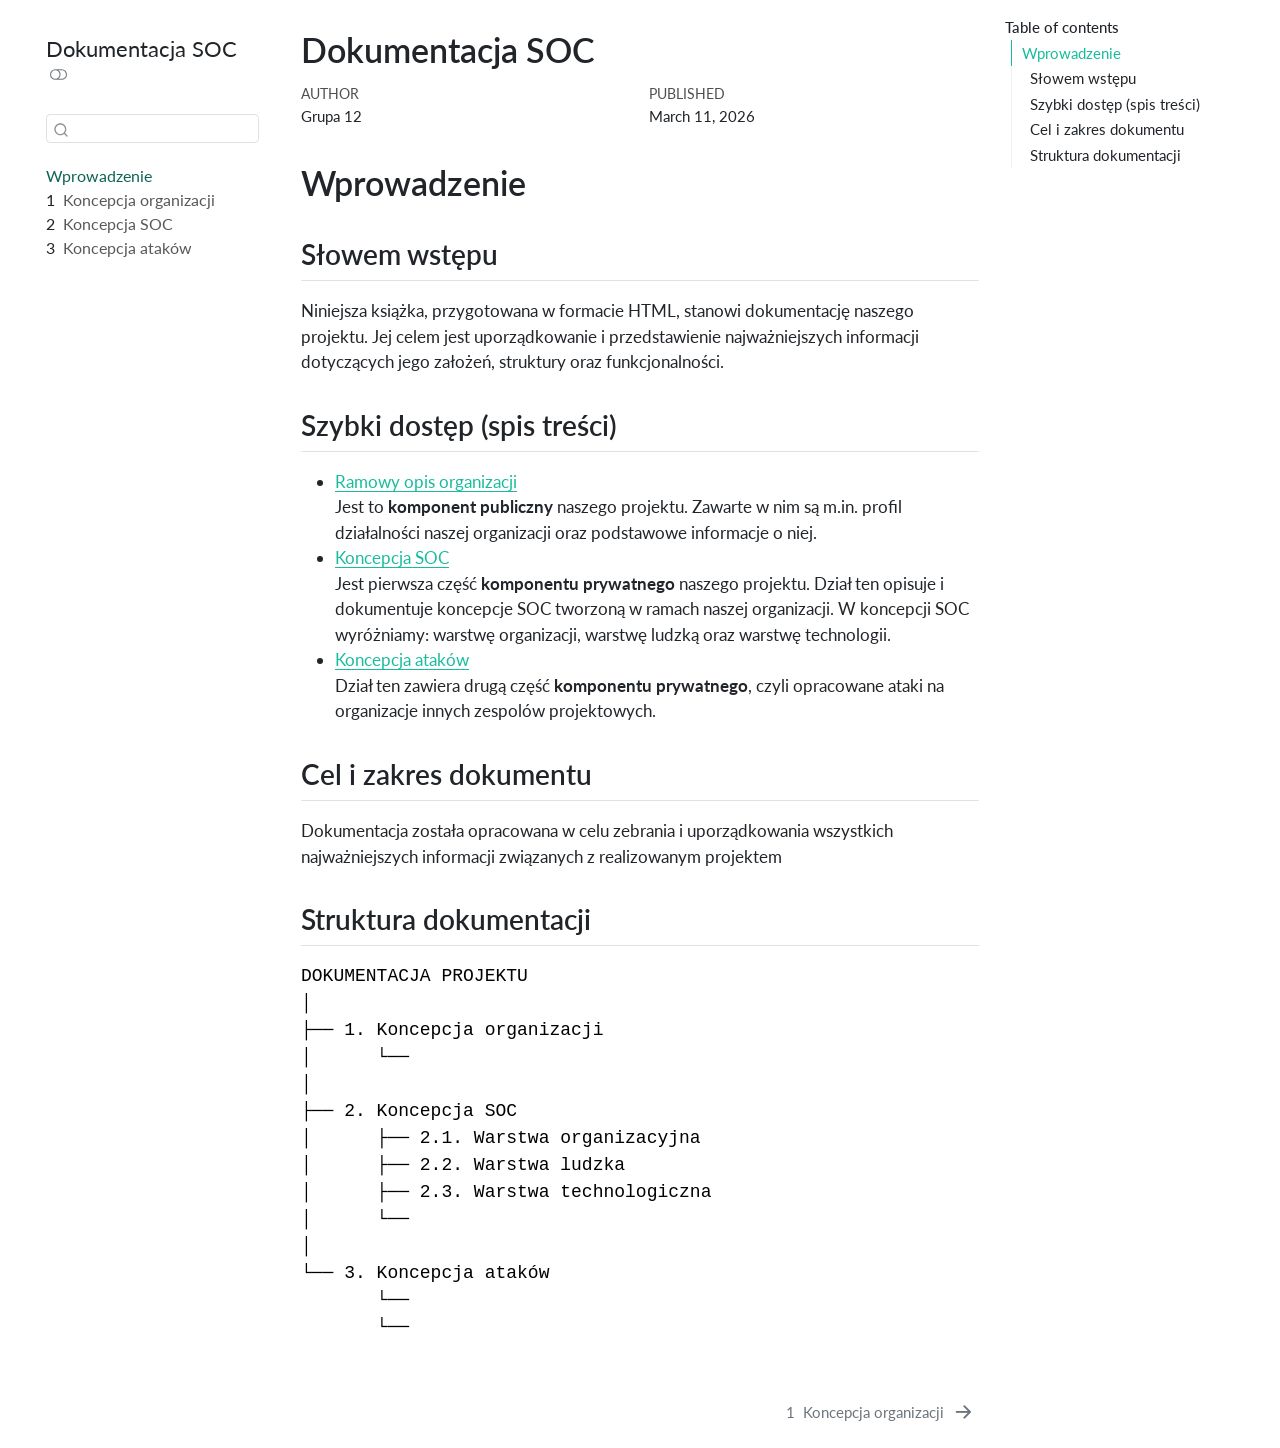
<file: _book/index.html>
<!DOCTYPE html>
<html xmlns="http://www.w3.org/1999/xhtml" lang="en" xml:lang="en"><head>

<meta charset="utf-8">
<meta name="generator" content="quarto-1.11.9">

<meta name="viewport" content="width=device-width, initial-scale=1.0, user-scalable=yes">

<meta name="author" content="Grupa 12">
<meta name="dcterms.date" content="2026-03-11">

<title>Dokumentacja SOC</title>
<style>
/* Default styles provided by pandoc.
** See https://pandoc.org/MANUAL.html#variables-for-html for config info.
*/
span.smallcaps{font-variant: small-caps;}
div.columns{display: flex; gap: 1.5em;}
div.column{flex: auto;}
@media screen {
div.columns{gap: min(4vw, 1.5em);}
div.column{overflow-x: auto;}
}
div.hanging-indent{margin-left: 1.5em; text-indent: -1.5em;}
ul.task-list{list-style: none;}
ul.task-list li input[type="checkbox"] {
  width: 0.8em;
  margin: 0 0.8em 0.2em -1em; /* quarto-specific, see https://github.com/quarto-dev/quarto-cli/issues/4556 */ 
  vertical-align: middle;
}
</style>


<script src="site_libs/quarto-nav/quarto-nav.js"></script>
<script src="site_libs/quarto-nav/headroom.min.js"></script>
<script src="site_libs/clipboard/clipboard.min.js"></script>
<script src="site_libs/quarto-search/autocomplete.umd.js"></script>
<script src="site_libs/quarto-search/fuse.min.js"></script>
<script src="site_libs/quarto-search/quarto-search.js"></script>
<meta name="quarto:offset" content="./">
<link href="./publiczny.html" rel="next">
<script src="site_libs/quarto-html/quarto.js" type="module"></script>
<script src="site_libs/quarto-html/tabsets/tabsets.js" type="module"></script>
<script src="site_libs/quarto-html/scrollable-regions/scrollable-regions.js" type="module"></script>
<script src="site_libs/quarto-html/popper.min.js"></script>
<script src="site_libs/quarto-html/tippy.umd.min.js"></script>
<script src="site_libs/quarto-html/anchor.min.js"></script>
<link href="site_libs/quarto-html/tippy.css" rel="stylesheet">
<link href="site_libs/quarto-html/quarto-syntax-highlighting-63b5708e65d6cd79cd7618c58d0c21e7.css" rel="stylesheet" class="quarto-color-scheme" id="quarto-text-highlighting-styles">
<link href="site_libs/quarto-html/quarto-syntax-highlighting-dark-447e42e69aaa9833c0ba1b986f430b20.css" rel="stylesheet" class="quarto-color-scheme quarto-color-alternate" id="quarto-text-highlighting-styles">
<link href="site_libs/quarto-html/quarto-syntax-highlighting-63b5708e65d6cd79cd7618c58d0c21e7.css" rel="stylesheet" class="quarto-color-scheme-extra" id="quarto-text-highlighting-styles">
<script src="site_libs/bootstrap/bootstrap.min.js"></script>
<link href="site_libs/bootstrap/bootstrap-icons.css" rel="stylesheet">
<link href="site_libs/bootstrap/bootstrap-2ceeb721246cfef7b225c4d2d7cd7b65.min.css" rel="stylesheet" append-hash="true" class="quarto-color-scheme" id="quarto-bootstrap" data-mode="light">
<link href="site_libs/bootstrap/bootstrap-dark-fefff8e186b1516f209931e3da63af10.min.css" rel="stylesheet" append-hash="true" class="quarto-color-scheme quarto-color-alternate" id="quarto-bootstrap" data-mode="dark">
<link href="site_libs/bootstrap/bootstrap-2ceeb721246cfef7b225c4d2d7cd7b65.min.css" rel="stylesheet" append-hash="true" class="quarto-color-scheme-extra" id="quarto-bootstrap" data-mode="light">
<script id="quarto-search-options" type="application/json">{
  "location": "sidebar",
  "copy-button": false,
  "collapse-after": 3,
  "panel-placement": "start",
  "type": "textbox",
  "limit": 50,
  "keyboard-shortcut": [
    "f",
    "/",
    "s"
  ],
  "show-item-context": false,
  "language": {
    "search-no-results-text": "No results",
    "search-matching-documents-text": "matching documents",
    "search-copy-link-title": "Copy link to search",
    "search-hide-matches-text": "Hide additional matches",
    "search-more-match-text": "more match in this document",
    "search-more-matches-text": "more matches in this document",
    "search-clear-button-title": "Clear",
    "search-text-placeholder": "",
    "search-detached-cancel-button-title": "Cancel",
    "search-submit-button-title": "Submit",
    "search-label": "Search"
  }
}</script>


</head>

<body class="nav-sidebar floating quarto-light"><a id="quarto-skip-link" class="visually-hidden-focusable" href="#quarto-document-content">Skip to main content</a><script id="quarto-html-before-body" type="application/javascript">
    const toggleBodyColorMode = (bsSheetEl) => {
      const mode = bsSheetEl.getAttribute("data-mode");
      const bodyEl = window.document.querySelector("body");
      if (mode === "dark") {
        bodyEl.classList.add("quarto-dark");
        bodyEl.classList.remove("quarto-light");
      } else {
        bodyEl.classList.add("quarto-light");
        bodyEl.classList.remove("quarto-dark");
      }
    }
    const toggleBodyColorPrimary = () => {
      const bsSheetEl = window.document.querySelector("link#quarto-bootstrap:not([rel=disabled-stylesheet])");
      if (bsSheetEl) {
        toggleBodyColorMode(bsSheetEl);
      }
    }
    const setColorSchemeToggle = (alternate) => {
      const toggles = window.document.querySelectorAll('.quarto-color-scheme-toggle');
      for (let i=0; i < toggles.length; i++) {
        const toggle = toggles[i];
        if (toggle) {
          toggle.setAttribute("aria-checked", alternate ? "true" : "false");
          if (alternate) {
            toggle.classList.add("alternate");
          } else {
            toggle.classList.remove("alternate");
          }
        }
      }
    };
    const toggleColorMode = (alternate) => {
      // Switch the stylesheets
      const primaryStylesheets = window.document.querySelectorAll('link.quarto-color-scheme:not(.quarto-color-alternate)');
      const alternateStylesheets = window.document.querySelectorAll('link.quarto-color-scheme.quarto-color-alternate');
      manageTransitions('#quarto-margin-sidebar .nav-link', false);
      if (alternate) {
        // note: dark is layered on light, we don't disable primary!
        enableStylesheet(alternateStylesheets);
        for (const sheetNode of alternateStylesheets) {
          if (sheetNode.id === "quarto-bootstrap") {
            toggleBodyColorMode(sheetNode);
          }
        }
      } else {
        disableStylesheet(alternateStylesheets);
        enableStylesheet(primaryStylesheets)
        toggleBodyColorPrimary();
      }
      manageTransitions('#quarto-margin-sidebar .nav-link', true);
      // Switch the toggles
      setColorSchemeToggle(alternate)
    }
    // Hack to workaround the fact that safari doesn't
    // properly recolor the scrollbar when toggling (#1455).
    // Not run on load: stylesheets are set before first paint there, and
    // scrolling would undo the scroll to a URL fragment (#14973).
    // The one pixel nudge keeps the reader where they were.
    const refreshSafariScrollbar = () => {
      if (navigator.userAgent.indexOf('Safari') > 0 && navigator.userAgent.indexOf('Chrome') == -1) {
        manageTransitions("body", false);
        const scrollY = window.scrollY;
        window.scrollTo(0, scrollY > 0 ? scrollY - 1 : 1);
        setTimeout(() => {
          window.scrollTo(0, scrollY);
          manageTransitions("body", true);
        }, 40);
      }
    }
    const disableStylesheet = (stylesheets) => {
      for (let i=0; i < stylesheets.length; i++) {
        const stylesheet = stylesheets[i];
        stylesheet.rel = 'disabled-stylesheet';
      }
    }
    const enableStylesheet = (stylesheets) => {
      for (let i=0; i < stylesheets.length; i++) {
        const stylesheet = stylesheets[i];
        if(stylesheet.rel !== 'stylesheet') { // for Chrome, which will still FOUC without this check
          stylesheet.rel = 'stylesheet';
        }
      }
    }
    const manageTransitions = (selector, allowTransitions) => {
      const els = window.document.querySelectorAll(selector);
      for (let i=0; i < els.length; i++) {
        const el = els[i];
        if (allowTransitions) {
          el.classList.remove('notransition');
        } else {
          el.classList.add('notransition');
        }
      }
    }
    const isFileUrl = () => {
      return window.location.protocol === 'file:';
    }
    const hasAlternateSentinel = () => {
      let styleSentinel = getColorSchemeSentinel();
      if (styleSentinel !== null) {
        return styleSentinel === "alternate";
      } else {
        return false;
      }
    }
    const setStyleSentinel = (alternate) => {
      const value = alternate ? "alternate" : "default";
      if (!isFileUrl()) {
        window.localStorage.setItem("quarto-color-scheme", value);
      } else {
        localAlternateSentinel = value;
      }
    }
    const getColorSchemeSentinel = () => {
      if (!isFileUrl()) {
        const storageValue = window.localStorage.getItem("quarto-color-scheme");
        return storageValue != null ? storageValue : localAlternateSentinel;
      } else {
        return localAlternateSentinel;
      }
    }
    const toggleGiscusIfUsed = (isAlternate, darkModeDefault) => {
      const baseTheme = document.querySelector('#giscus-base-theme')?.value ?? 'light';
      const alternateTheme = document.querySelector('#giscus-alt-theme')?.value ?? 'dark';
      let newTheme = '';
      if(authorPrefersDark) {
        newTheme = isAlternate ? baseTheme : alternateTheme;
      } else {
        newTheme = isAlternate ? alternateTheme : baseTheme;
      }
      const changeGiscusTheme = () => {
        // From: https://github.com/giscus/giscus/issues/336
        const sendMessage = (message) => {
          const iframe = document.querySelector('iframe.giscus-frame');
          if (!iframe) return;
          iframe.contentWindow.postMessage({ giscus: message }, 'https://giscus.app');
        }
        sendMessage({
          setConfig: {
            theme: newTheme
          }
        });
      }
      const isGiscussLoaded = window.document.querySelector('iframe.giscus-frame') !== null;
      if (isGiscussLoaded) {
        changeGiscusTheme();
      }
    };
    const authorPrefersDark = false;
    const darkModeDefault = authorPrefersDark;
      document.querySelector('link#quarto-text-highlighting-styles.quarto-color-scheme-extra').rel = 'disabled-stylesheet';
      document.querySelector('link#quarto-bootstrap.quarto-color-scheme-extra').rel = 'disabled-stylesheet';
    let localAlternateSentinel = darkModeDefault ? 'alternate' : 'default';
    // Dark / light mode switch
    window.quartoToggleColorScheme = () => {
      // Read the current dark / light value
      let toAlternate = !hasAlternateSentinel();
      toggleColorMode(toAlternate);
      refreshSafariScrollbar();
      setStyleSentinel(toAlternate);
      toggleGiscusIfUsed(toAlternate, darkModeDefault);
      window.dispatchEvent(new Event('resize'));
    };
    // Switch to dark mode if need be
    if (hasAlternateSentinel()) {
      toggleColorMode(true);
    } else {
      toggleColorMode(false);
    }
  </script>

<div id="quarto-search-results"></div>
  <header id="quarto-header" class="headroom fixed-top">
  <nav class="quarto-secondary-nav" aria-label="Toolbar">
    <div class="container-fluid d-flex">
      <button type="button" class="quarto-btn-toggle btn" data-bs-toggle="collapse" role="button" data-bs-target=".quarto-sidebar-collapse-item" aria-controls="quarto-sidebar" aria-expanded="false" aria-label="Toggle sidebar navigation" onclick="if (window.quartoToggleHeadroom) { window.quartoToggleHeadroom(); }">
        <i class="bi bi-layout-text-sidebar-reverse"></i>
      </button>
        <nav class="quarto-page-breadcrumbs" aria-label="Breadcrumbs"><ol class="breadcrumb"><li class="breadcrumb-item"><a href="./index.html">Wprowadzenie</a></li></ol></nav>
        <a class="flex-grow-1" data-bs-toggle="collapse" data-bs-target=".quarto-sidebar-collapse-item" onclick="if (window.quartoToggleHeadroom) { window.quartoToggleHeadroom(); }">      
        </a>
      <button type="button" class="btn quarto-search-button" aria-label="Search" onclick="window.quartoOpenSearch();">
        <i class="bi bi-search"></i>
      </button>
    </div>
  </nav>
</header>
<!-- content -->
<div id="quarto-content" class="quarto-container page-columns page-rows-contents page-layout-article">
<!-- sidebar -->
  <nav id="quarto-sidebar" class="sidebar collapse collapse-horizontal quarto-sidebar-collapse-item sidebar-navigation floating overflow-auto" aria-label="Site">
    <div class="pt-lg-2 mt-2 text-left sidebar-header">
    <div class="sidebar-title mb-0 py-0">
      <a href="./">Dokumentacja SOC</a> 
        <div class="sidebar-tools-main">
  <button type="button" role="switch" aria-checked="false" class="quarto-color-scheme-toggle quarto-navigation-tool  px-1" onclick="window.quartoToggleColorScheme(); return false;" title="Toggle dark mode" aria-label="Toggle dark mode"><i class="bi"></i></button>
</div>
    </div>
      </div>
        <div class="mt-2 flex-shrink-0 align-items-center">
        <div class="sidebar-search">
        <div id="quarto-search" class="" title="Search"></div>
        </div>
        </div>
    <div class="sidebar-menu-container"> 
    <ul class="list-unstyled mt-1">
        <li class="sidebar-item">
  <div class="sidebar-item-container"> 
  <a href="./index.html" class="sidebar-item-text sidebar-link active">
 <span class="menu-text">Wprowadzenie</span></a>
  </div>
</li>
        <li class="sidebar-item">
  <div class="sidebar-item-container"> 
  <a href="./publiczny.html" class="sidebar-item-text sidebar-link">
 <span class="menu-text"><span class="chapter-number">1</span>&nbsp; <span class="chapter-title">Koncepcja organizacji</span></span></a>
  </div>
</li>
        <li class="sidebar-item">
  <div class="sidebar-item-container"> 
  <a href="./soc.html" class="sidebar-item-text sidebar-link">
 <span class="menu-text"><span class="chapter-number">2</span>&nbsp; <span class="chapter-title">Koncepcja SOC</span></span></a>
  </div>
</li>
        <li class="sidebar-item">
  <div class="sidebar-item-container"> 
  <a href="./atak.html" class="sidebar-item-text sidebar-link">
 <span class="menu-text"><span class="chapter-number">3</span>&nbsp; <span class="chapter-title">Koncepcja ataków</span></span></a>
  </div>
</li>
    </ul>
    </div>
</nav>
<div id="quarto-sidebar-glass" class="quarto-sidebar-collapse-item" data-bs-toggle="collapse" data-bs-target=".quarto-sidebar-collapse-item"></div>
<!-- margin-sidebar -->
    <div id="quarto-margin-sidebar" class="sidebar margin-sidebar">
        <nav id="TOC" role="doc-toc" aria-labelledby="toc-title" class="toc-active">
    <h2 id="toc-title">Table of contents</h2>
   
  <ul>
  <li><a href="#wprowadzenie" id="toc-wprowadzenie" class="nav-link active" data-scroll-target="#wprowadzenie">Wprowadzenie</a>
  <ul class="collapse">
  <li><a href="#słowem-wstępu" id="toc-słowem-wstępu" class="nav-link" data-scroll-target="#słowem-wstępu">Słowem wstępu</a></li>
  <li><a href="#szybki-dostęp-spis-treści" id="toc-szybki-dostęp-spis-treści" class="nav-link" data-scroll-target="#szybki-dostęp-spis-treści">Szybki dostęp (spis treści)</a></li>
  <li><a href="#cel-i-zakres-dokumentu" id="toc-cel-i-zakres-dokumentu" class="nav-link" data-scroll-target="#cel-i-zakres-dokumentu">Cel i zakres dokumentu</a></li>
  <li><a href="#struktura-dokumentacji" id="toc-struktura-dokumentacji" class="nav-link" data-scroll-target="#struktura-dokumentacji">Struktura dokumentacji</a></li>
  </ul></li>
  </ul>
</nav>
    </div>
<!-- main -->
<main class="content" id="quarto-document-content" tabindex="-1">


<header id="title-block-header" class="quarto-title-block default">
<div class="quarto-title">
<h1 class="title">Dokumentacja SOC</h1>
</div>



<div class="quarto-title-meta">

    <div>
    <div class="quarto-title-meta-heading">Author</div>
    <div class="quarto-title-meta-contents">
             <p>Grupa 12 </p>
          </div>
  </div>
    
    <div>
    <div class="quarto-title-meta-heading">Published</div>
    <div class="quarto-title-meta-contents">
      <p class="date">March 11, 2026</p>
    </div>
  </div>
  
    
  </div>
  


</header>


<section id="wprowadzenie" class="level1 unnumbered">
<h1 class="unnumbered">Wprowadzenie</h1>
<section id="słowem-wstępu" class="level2">
<h2 class="anchored" data-anchor-id="słowem-wstępu">Słowem wstępu</h2>
<p>Niniejsza książka, przygotowana w formacie HTML, stanowi dokumentację naszego projektu. Jej celem jest uporządkowanie i przedstawienie najważniejszych informacji dotyczących jego założeń, struktury oraz funkcjonalności.</p>
</section>
<section id="szybki-dostęp-spis-treści" class="level2">
<h2 class="anchored" data-anchor-id="szybki-dostęp-spis-treści">Szybki dostęp (spis treści)</h2>
<ul>
<li><a href="./publiczny.html">Ramowy opis organizacji</a> <br> Jest to <strong>komponent publiczny</strong> naszego projektu. Zawarte w nim są m.in. profil działalności naszej organizacji oraz podstawowe informacje o niej.</li>
<li><a href="./soc.html">Koncepcja SOC</a><br> Jest pierwsza część <strong>komponentu prywatnego</strong> naszego projektu. Dział ten opisuje i dokumentuje koncepcje SOC tworzoną w ramach naszej organizacji. W koncepcji SOC wyróżniamy: warstwę organizacji, warstwę ludzką oraz warstwę technologii.</li>
<li><a href="./atak.html">Koncepcja ataków</a><br> Dział ten zawiera drugą część <strong>komponentu prywatnego</strong>, czyli opracowane ataki na organizacje innych zespolów projektowych.</li>
</ul>
</section>
<section id="cel-i-zakres-dokumentu" class="level2">
<h2 class="anchored" data-anchor-id="cel-i-zakres-dokumentu">Cel i zakres dokumentu</h2>
<p>Dokumentacja została opracowana w celu zebrania i uporządkowania wszystkich najważniejszych informacji związanych z realizowanym projektem</p>
</section>
<section id="struktura-dokumentacji" class="level2">
<h2 class="anchored" data-anchor-id="struktura-dokumentacji">Struktura dokumentacji</h2>
<pre style="font-size: 18px;">DOKUMENTACJA PROJEKTU 
│
├── 1. Koncepcja organizacji
│      └──
│
├── 2. Koncepcja SOC
│      ├── 2.1. Warstwa organizacyjna
│      ├── 2.2. Warstwa ludzka
│      ├── 2.3. Warstwa technologiczna
│      └── 
│
└── 3. Koncepcja ataków
       └──
       └──
</pre>


</section>
</section>

</main> <!-- /main -->
<script id="quarto-html-after-body" type="application/javascript">
  window.document.addEventListener("DOMContentLoaded", function (event) {
    // Ensure there is a toggle, if there isn't float one in the top right
    if (window.document.querySelector('.quarto-color-scheme-toggle') === null) {
      const toggle = window.document.createElement('button');
      toggle.type = "button";
      toggle.setAttribute("role", "switch");
      toggle.setAttribute("aria-checked", "false");
      toggle.classList.add('top-right');
      toggle.classList.add('quarto-color-scheme-toggle');
      toggle.setAttribute("aria-label", "Toggle dark mode");
      toggle.onclick = function() { try { window.quartoToggleColorScheme(); } catch {} return false; };
      const i = window.document.createElement("i");
      i.classList.add('bi');
      toggle.appendChild(i);
      // Put the toggle in a landmark of its own, so that landmark navigation
      // can reach it.
      //
      // The container is always a fresh direct child of body, and the toggle is
      // never moved into page furniture that the theme or the author controls.
      // The toggle is positioned against the page, so any ancestor that
      // establishes a containing block captures it: a positioned element or a
      // grid for position: absolute, and transform, filter, will-change or
      // contain for position: fixed. A direct child of body has none of these
      // to inherit, and the shift when one appears is silent and visual.
      //
      // ARIA says a document should have at most one banner, and axe reports a
      // duplicate whether or not the banners carry distinct labels. So use a
      // header when the page has no banner yet, and a named region otherwise.
      //
      // A header is a banner wherever it sits, unless it is inside sectioning
      // content, so this cannot just look at the children of body: a custom
      // page layout wraps the title block header in a plain div. An explicit
      // role="banner" always counts.
      const sectioning = 'article, aside, main, nav, section, [role="article"], [role="complementary"], [role="main"], [role="navigation"], [role="region"]';
      const hasBanner = Array.from(
        window.document.querySelectorAll('header:not([role]), [role="banner"]')
      ).some(function(el) {
        return el.hasAttribute("role") || el.closest(sectioning) === null;
      });
      const container = window.document.createElement(hasBanner ? "div" : "header");
      if (hasBanner) {
        container.setAttribute("role", "region");
        container.setAttribute("aria-label", "Toggle dark mode");
      }
      container.classList.add('quarto-color-scheme-toggle-container');
      container.appendChild(toggle);
      window.document.body.appendChild(container);
    }
    setColorSchemeToggle(hasAlternateSentinel())
    const icon = "";
    const anchorJS = new window.AnchorJS();
    anchorJS.options = {
      placement: 'right',
      icon: icon
    };
    anchorJS.add('.anchored');
    const isCodeAnnotation = (el) => {
      for (const clz of el.classList) {
        if (clz.startsWith('code-annotation-')) {                     
          return true;
        }
      }
      return false;
    }
    const onCopySuccess = function(e) {
      // button target
      const button = e.trigger;
      // don't keep focus
      button.blur();
      // flash "checked"
      button.classList.add('code-copy-button-checked');
      var currentTitle = button.getAttribute("title");
      button.setAttribute("title", "Copied!");
      let tooltip;
      if (window.bootstrap) {
        button.setAttribute("data-bs-toggle", "tooltip");
        button.setAttribute("data-bs-placement", "left");
        button.setAttribute("data-bs-title", "Copied!");
        tooltip = new bootstrap.Tooltip(button, 
          { trigger: "manual", 
            customClass: "code-copy-button-tooltip",
            offset: [0, -8]});
        tooltip.show();    
      }
      setTimeout(function() {
        if (tooltip) {
          tooltip.hide();
          button.removeAttribute("data-bs-title");
          button.removeAttribute("data-bs-toggle");
          button.removeAttribute("data-bs-placement");
        }
        button.setAttribute("title", currentTitle);
        button.classList.remove('code-copy-button-checked');
      }, 1000);
      // clear code selection
      e.clearSelection();
    }
    const getTextToCopy = function(trigger) {
      const outerScaffold = trigger.parentElement.cloneNode(true);
      const codeEl = outerScaffold.querySelector('code');
      for (const childEl of codeEl.children) {
        if (isCodeAnnotation(childEl)) {
          childEl.remove();
        }
      }
      return codeEl.innerText;
    }
    const clipboard = new window.ClipboardJS('.code-copy-button:not([data-in-quarto-modal])', {
      text: getTextToCopy
    });
    clipboard.on('success', onCopySuccess);
    if (window.document.getElementById('quarto-embedded-source-code-modal')) {
      const clipboardModal = new window.ClipboardJS('.code-copy-button[data-in-quarto-modal]', {
        text: getTextToCopy,
        container: window.document.getElementById('quarto-embedded-source-code-modal')
      });
      clipboardModal.on('success', onCopySuccess);
    }
      var localhostRegex = new RegExp(/^(?:http|https):\/\/localhost\:?[0-9]*\//);
      var mailtoRegex = new RegExp(/^mailto:/);
        var filterRegex = new RegExp('/' + window.location.host + '/');
      var isInternal = (href) => {
          return filterRegex.test(href) || localhostRegex.test(href) || mailtoRegex.test(href);
      }
      // Inspect non-navigation links and adorn them if external
      window.quartoDecorateExternalLinks = function (root) {
     var links = (root || window.document).querySelectorAll('a[href]:not(.nav-link):not(.navbar-brand):not(.toc-action):not(.sidebar-link):not(.sidebar-item-toggle):not(.pagination-link):not(.no-external):not([aria-hidden]):not(.dropdown-item):not(.quarto-navigation-tool):not(.about-link)');
      for (var i=0; i<links.length; i++) {
        const link = links[i];
        if (!isInternal(link.href)) {
          // undo the damage that might have been done by quarto-nav.js in the case of
          // links that we want to consider external
          if (link.dataset.originalHref !== undefined) {
            link.href = link.dataset.originalHref;
          }
          if (!link.classList.contains('no-external-icon')) {
          }
        }
      }
      };
      window.quartoDecorateExternalLinks(window.document);
    // Esc closes the popup (WCAG 1.4.13) and focus leaving both trigger and
    // popup closes it (WCAG 2.4.11); tippy handles neither for interactive popups.
    const hideOnEscAndFocusOut = {
      name: 'hideOnEscAndFocusOut',
      defaultValue: true,
      fn(instance) {
        const dismiss = () => {
          // A show scheduled by the trigger delay would otherwise reopen it
          instance.clearDelayTimeouts();
          instance.hide();
        };
        const onKeyDown = (event) => {
          if (event.key !== 'Escape') {
            return;
          }
          // Keep Esc from also reaching page handlers (e.g. reveal.js overview),
          // except an open reveal.js slide menu, which Esc should close too.
          // The menu handles keys only when its keyboard option is on.
          const menuHandlesEsc = window.Reveal?.getPlugin?.('menu')?.isOpen() &&
            window.Reveal.getConfig().menu?.keyboard !== false;
          if (!menuHandlesEsc) {
            event.stopPropagation();
          }
          if (instance.popper.contains(window.document.activeElement)) {
            // Disabled while refocusing so the focus trigger does not reopen it
            instance.disable();
            instance.reference.focus();
            instance.enable();
          }
          dismiss();
        };
        const onFocusOut = (event) => {
          const target = event.relatedTarget;
          if (target && !instance.reference.contains(target) &&
              !instance.popper.contains(target)) {
            dismiss();
          }
        };
        // On the trigger too: a click trigger (code-annotations: select) has no
        // blur handling. Attached for the instance's lifetime so leaving the
        // trigger also cancels a show still pending on the trigger delay.
        instance.reference.addEventListener('focusout', onFocusOut);
        return {
          onShow() {
            window.document.addEventListener('keydown', onKeyDown, true);
            instance.popper.addEventListener('focusout', onFocusOut);
          },
          onHide() {
            window.document.removeEventListener('keydown', onKeyDown, true);
            instance.popper.removeEventListener('focusout', onFocusOut);
          },
          onDestroy() {
            instance.reference.removeEventListener('focusout', onFocusOut);
          },
        };
      },
    };
    function tippyHover(el, contentFn, onTriggerFn, onUntriggerFn) {
      const config = {
        allowHTML: true,
        maxWidth: 500,
        delay: 100,
        arrow: false,
        appendTo: function(el) {
            return el.parentElement;
        },
        interactive: true,
        interactiveBorder: 10,
        theme: 'quarto',
        placement: 'bottom-start',
        plugins: [hideOnEscAndFocusOut],
      };
      if (contentFn) {
        config.content = contentFn;
      }
      if (onTriggerFn) {
        config.onTrigger = onTriggerFn;
      }
      if (onUntriggerFn) {
        config.onUntrigger = onUntriggerFn;
      }
      window.tippy(el, config); 
    }
    const noterefs = window.document.querySelectorAll('a[role="doc-noteref"]');
    for (var i=0; i<noterefs.length; i++) {
      const ref = noterefs[i];
      tippyHover(ref, function() {
        // use id or data attribute instead here
        let href = ref.getAttribute('data-footnote-href') || ref.getAttribute('href');
        try { href = new URL(href).hash; } catch {}
        const id = href.replace(/^#\/?/, "");
        const note = window.document.getElementById(id);
        if (note) {
          return note.innerHTML;
        } else {
          return "";
        }
      });
    }
    const xrefs = window.document.querySelectorAll('a.quarto-xref');
    const processXRef = (id, note) => {
      // Strip column container classes
      const stripColumnClz = (el) => {
        el.classList.remove("page-full", "page-columns");
        if (el.children) {
          for (const child of el.children) {
            stripColumnClz(child);
          }
        }
      }
      stripColumnClz(note)
      if (id === null || id.startsWith('sec-')) {
        // Special case sections, only their first couple elements
        const container = document.createElement("div");
        if (note.children && note.children.length > 2) {
          container.appendChild(note.children[0].cloneNode(true));
          for (let i = 1; i < note.children.length; i++) {
            const child = note.children[i];
            if (child.tagName === "P" && child.innerText === "") {
              continue;
            } else {
              container.appendChild(child.cloneNode(true));
              break;
            }
          }
          if (window.Quarto?.typesetMath) {
            window.Quarto.typesetMath(container);
          }
          return container.innerHTML
        } else {
          if (window.Quarto?.typesetMath) {
            window.Quarto.typesetMath(note);
          }
          return note.innerHTML;
        }
      } else {
        // Remove any anchor links if they are present
        const anchorLink = note.querySelector('a.anchorjs-link');
        if (anchorLink) {
          anchorLink.remove();
        }
        if (window.Quarto?.typesetMath) {
          window.Quarto.typesetMath(note);
        }
        if (note.classList.contains("callout")) {
          return note.outerHTML;
        } else {
          return note.innerHTML;
        }
      }
    }
    for (var i=0; i<xrefs.length; i++) {
      const xref = xrefs[i];
      tippyHover(xref, undefined, function(instance) {
        instance.disable();
        let url = xref.getAttribute('href');
        let hash = undefined; 
        if (url.startsWith('#')) {
          hash = url;
        } else {
          try { hash = new URL(url).hash; } catch {}
        }
        if (hash) {
          const id = hash.replace(/^#\/?/, "");
          const note = window.document.getElementById(id);
          if (note !== null) {
            try {
              const html = processXRef(id, note.cloneNode(true));
              instance.setContent(html);
            } finally {
              instance.enable();
              instance.show();
            }
          } else {
            // See if we can fetch this
            fetch(url.split('#')[0])
            .then(res => res.text())
            .then(html => {
              const parser = new DOMParser();
              const htmlDoc = parser.parseFromString(html, "text/html");
              const note = htmlDoc.getElementById(id);
              if (note !== null) {
                const html = processXRef(id, note);
                instance.setContent(html);
              } 
            }).finally(() => {
              instance.enable();
              instance.show();
            });
          }
        } else {
          // See if we can fetch a full url (with no hash to target)
          // This is a special case and we should probably do some content thinning / targeting
          fetch(url)
          .then(res => res.text())
          .then(html => {
            const parser = new DOMParser();
            const htmlDoc = parser.parseFromString(html, "text/html");
            const note = htmlDoc.querySelector('main.content');
            if (note !== null) {
              // This should only happen for chapter cross references
              // (since there is no id in the URL)
              // remove the first header
              if (note.children.length > 0 && note.children[0].tagName === "HEADER") {
                note.children[0].remove();
              }
              const html = processXRef(null, note);
              instance.setContent(html);
            } 
          }).finally(() => {
            instance.enable();
            instance.show();
          });
        }
      }, function(instance) {
      });
    }
        let selectedAnnoteEl;
        const selectorForAnnotation = ( cell, annotation) => {
          let cellAttr = 'data-code-cell="' + cell + '"';
          let lineAttr = 'data-code-annotation="' +  annotation + '"';
          const selector = 'span[' + cellAttr + '][' + lineAttr + ']';
          return selector;
        }
        const selectCodeLines = (annoteEl) => {
          const doc = window.document;
          const targetCell = annoteEl.getAttribute("data-target-cell");
          const targetAnnotation = annoteEl.getAttribute("data-target-annotation");
          const annoteSpan = window.document.querySelector(selectorForAnnotation(targetCell, targetAnnotation));
          const lines = annoteSpan.getAttribute("data-code-lines").split(",");
          const lineIds = lines.map((line) => {
            return targetCell + "-" + line;
          })
          // Each band is positioned against its own containing block, which is
          // not the offsetParent of the lines, so place it from client rects.
          const placeBand = (band, firstEl, lastEl, codeBlock) => {
            const container = band.offsetParent;
            if (container === null) {
              return;
            }
            const containerRect = container.getBoundingClientRect();
            // Reveal.js scales slides with a transform, so convert client
            // pixels back to the CSS pixels of the container.
            const scale = containerRect.height / container.offsetHeight || 1;
            const firstRect = firstEl.getBoundingClientRect();
            const lastRect = lastEl.getBoundingClientRect();
            const top = (firstRect.top - containerRect.top) / scale - container.clientTop + container.scrollTop;
            const height = (lastRect.bottom - firstRect.top) / scale;
            band.style.top = top - 2 + "px";
            band.style.height = height + 4 + "px";
            if (codeBlock) {
              // Without the copy button wrapper, the containing block is wider
              // than the code block, so span the code block explicitly.
              const blockRect = codeBlock.getBoundingClientRect();
              band.style.left = (blockRect.left - containerRect.left) / scale - container.clientLeft + container.scrollLeft + "px";
              band.style.width = blockRect.width / scale + "px";
            }
          };
          if (lineIds.length > 0) {
            const el = window.document.getElementById(lineIds[0]);
            const lastEl = window.document.getElementById(lineIds[lineIds.length - 1]);
            const parent = el.parentElement.parentElement;
            // cook up a div (if necessary) and position it
            let div = window.document.getElementById("code-annotation-line-highlight");
            if (div === null) {
              div = window.document.createElement("div");
              div.setAttribute("id", "code-annotation-line-highlight");
              div.style.position = 'absolute';
              parent.appendChild(div);
            }
            placeBand(div, el, lastEl, parent.closest("div.sourceCode") || parent);
            let gutterDiv = window.document.getElementById("code-annotation-line-highlight-gutter");
            if (gutterDiv === null) {
              gutterDiv = window.document.createElement("div");
              gutterDiv.setAttribute("id", "code-annotation-line-highlight-gutter");
              gutterDiv.style.position = 'absolute';
              const codeCell = window.document.getElementById(targetCell);
              const gutter = codeCell.querySelector('.code-annotation-gutter');
              gutter.appendChild(gutterDiv);
            }
            placeBand(gutterDiv, el, lastEl);
            selectedAnnoteEl = annoteEl;
          }
        };
        const unselectCodeLines = () => {
          const elementsIds = ["code-annotation-line-highlight", "code-annotation-line-highlight-gutter"];
          elementsIds.forEach((elId) => {
            const div = window.document.getElementById(elId);
            if (div) {
              div.remove();
            }
          });
          selectedAnnoteEl = undefined;
        };
          // Handle positioning of the toggle
      window.addEventListener(
        "resize",
        throttle(() => {
          elRect = undefined;
          if (selectedAnnoteEl) {
            selectCodeLines(selectedAnnoteEl);
          }
        }, 10)
      );
      function throttle(fn, ms) {
      let throttle = false;
      let timer;
        return (...args) => {
          if(!throttle) { // first call gets through
              fn.apply(this, args);
              throttle = true;
          } else { // all the others get throttled
              if(timer) clearTimeout(timer); // cancel #2
              timer = setTimeout(() => {
                fn.apply(this, args);
                timer = throttle = false;
              }, ms);
          }
        };
      }
        // Attach click handler to the DT
        const annoteDls = window.document.querySelectorAll('dt[data-target-cell]');
        for (const annoteDlNode of annoteDls) {
          annoteDlNode.addEventListener('click', (event) => {
            const clickedEl = event.target;
            if (clickedEl !== selectedAnnoteEl) {
              unselectCodeLines();
              const activeEl = window.document.querySelector('dt[data-target-cell].code-annotation-active');
              if (activeEl) {
                activeEl.classList.remove('code-annotation-active');
              }
              selectCodeLines(clickedEl);
              clickedEl.classList.add('code-annotation-active');
            } else {
              // Unselect the line
              unselectCodeLines();
              clickedEl.classList.remove('code-annotation-active');
            }
          });
        }
    const findCites = (el) => {
      const parentEl = el.parentElement;
      if (parentEl) {
        const cites = parentEl.dataset.cites;
        if (cites) {
          return {
            el,
            cites: cites.split(' ')
          };
        } else {
          return findCites(el.parentElement)
        }
      } else {
        return undefined;
      }
    };
    var bibliorefs = window.document.querySelectorAll('a[role="doc-biblioref"]');
    for (var i=0; i<bibliorefs.length; i++) {
      const ref = bibliorefs[i];
      const citeInfo = findCites(ref);
      if (citeInfo) {
        tippyHover(citeInfo.el, function() {
          var popup = window.document.createElement('div');
          citeInfo.cites.forEach(function(cite) {
            var citeDiv = window.document.createElement('div');
            citeDiv.classList.add('hanging-indent');
            citeDiv.classList.add('csl-entry');
            var biblioDiv = window.document.getElementById('ref-' + cite);
            if (biblioDiv) {
              citeDiv.innerHTML = biblioDiv.innerHTML;
            }
            popup.appendChild(citeDiv);
          });
          return popup.innerHTML;
        });
      }
    }
  });
  </script>
  <script type="application/javascript">
  window.quartoScrollableRegionsLabels = {"code":"Scrollable code","output":"Scrollable output"};
  </script>
<nav class="page-navigation" aria-label="Page">
  <div class="nav-page nav-page-previous">
  </div>
  <div class="nav-page nav-page-next">
      <a href="./publiczny.html" class="pagination-link" aria-label="Koncepcja organizacji">
        <span class="nav-page-text"><span class="chapter-number">1</span>&nbsp; <span class="chapter-title">Koncepcja organizacji</span></span> <i class="bi bi-arrow-right-short"></i>
      </a>
  </div>
</nav>
</div> <!-- /content -->




</body></html>
</file>
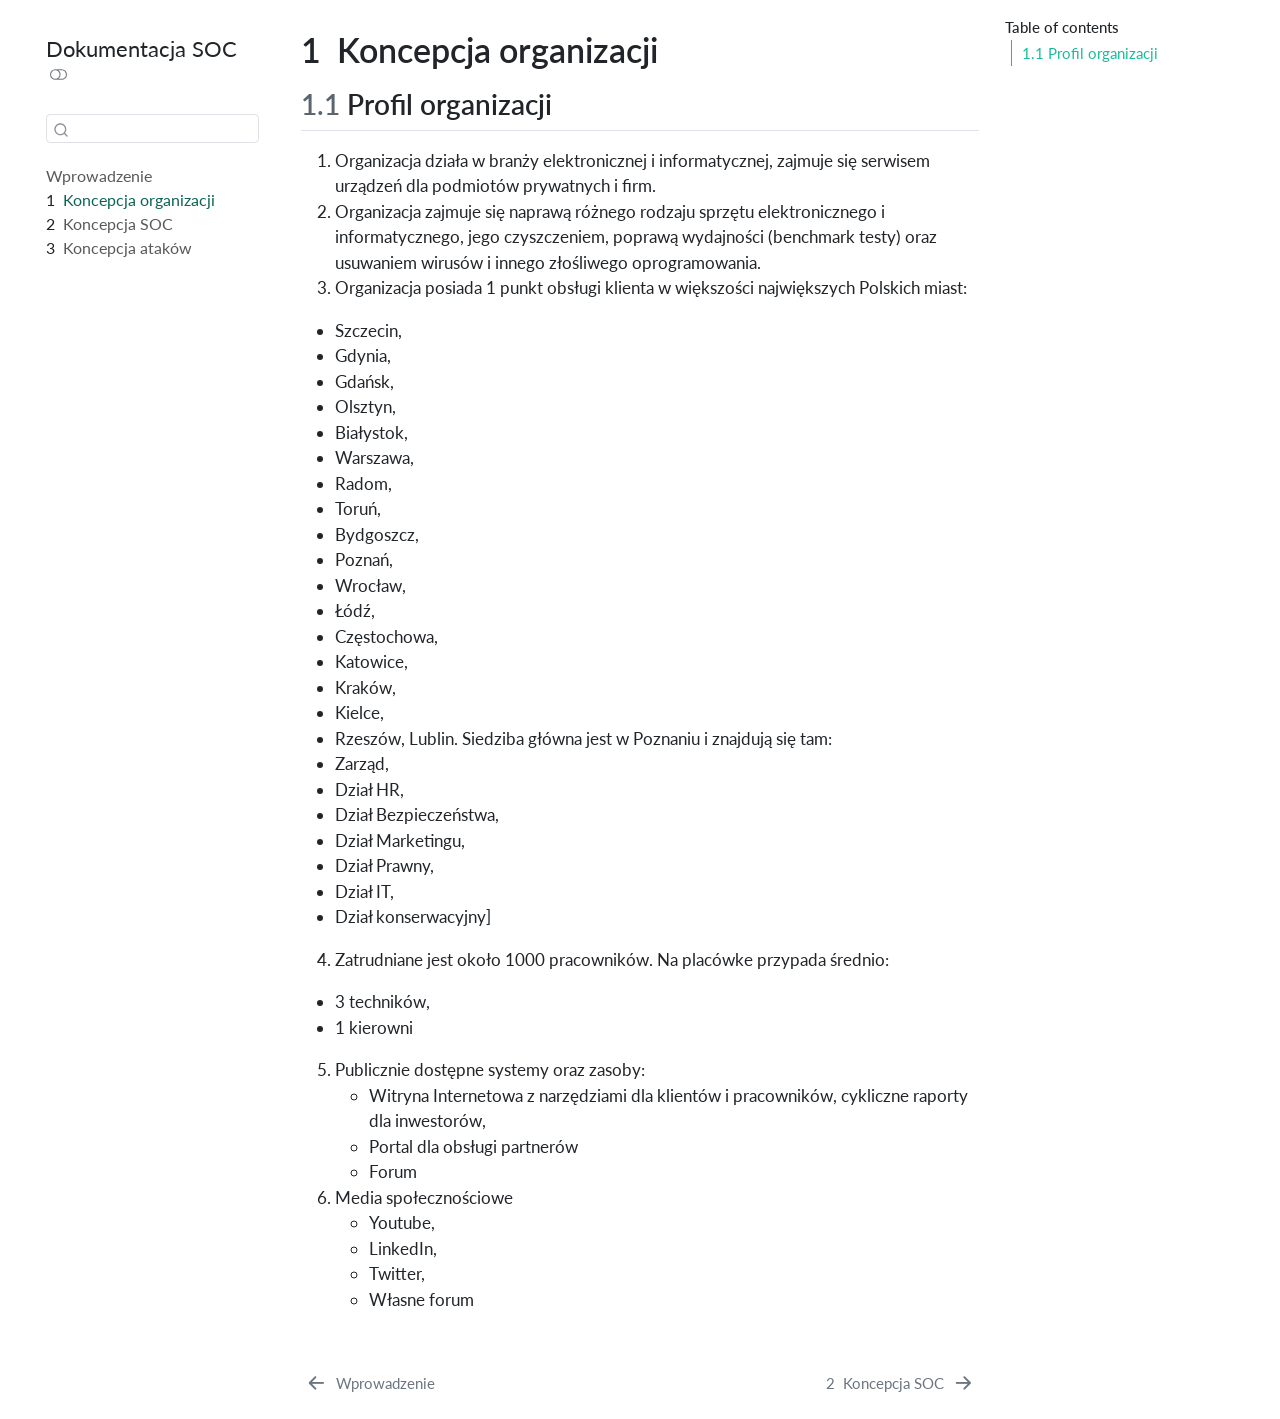
<file: _book/publiczny.html>
<!DOCTYPE html>
<html xmlns="http://www.w3.org/1999/xhtml" lang="en" xml:lang="en"><head>

<meta charset="utf-8">
<meta name="generator" content="quarto-1.11.9">

<meta name="viewport" content="width=device-width, initial-scale=1.0, user-scalable=yes">


<title>1&nbsp; Koncepcja organizacji – Dokumentacja SOC</title>
<style>
/* Default styles provided by pandoc.
** See https://pandoc.org/MANUAL.html#variables-for-html for config info.
*/
span.smallcaps{font-variant: small-caps;}
div.columns{display: flex; gap: 1.5em;}
div.column{flex: auto;}
@media screen {
div.columns{gap: min(4vw, 1.5em);}
div.column{overflow-x: auto;}
}
div.hanging-indent{margin-left: 1.5em; text-indent: -1.5em;}
ul.task-list{list-style: none;}
ul.task-list li input[type="checkbox"] {
  width: 0.8em;
  margin: 0 0.8em 0.2em -1em; /* quarto-specific, see https://github.com/quarto-dev/quarto-cli/issues/4556 */ 
  vertical-align: middle;
}
</style>


<script src="site_libs/quarto-nav/quarto-nav.js"></script>
<script src="site_libs/quarto-nav/headroom.min.js"></script>
<script src="site_libs/clipboard/clipboard.min.js"></script>
<script src="site_libs/quarto-search/autocomplete.umd.js"></script>
<script src="site_libs/quarto-search/fuse.min.js"></script>
<script src="site_libs/quarto-search/quarto-search.js"></script>
<meta name="quarto:offset" content="./">
<link href="./soc.html" rel="next">
<link href="./index.html" rel="prev">
<script src="site_libs/quarto-html/quarto.js" type="module"></script>
<script src="site_libs/quarto-html/tabsets/tabsets.js" type="module"></script>
<script src="site_libs/quarto-html/scrollable-regions/scrollable-regions.js" type="module"></script>
<script src="site_libs/quarto-html/popper.min.js"></script>
<script src="site_libs/quarto-html/tippy.umd.min.js"></script>
<script src="site_libs/quarto-html/anchor.min.js"></script>
<link href="site_libs/quarto-html/tippy.css" rel="stylesheet">
<link href="site_libs/quarto-html/quarto-syntax-highlighting-63b5708e65d6cd79cd7618c58d0c21e7.css" rel="stylesheet" class="quarto-color-scheme" id="quarto-text-highlighting-styles">
<link href="site_libs/quarto-html/quarto-syntax-highlighting-dark-447e42e69aaa9833c0ba1b986f430b20.css" rel="stylesheet" class="quarto-color-scheme quarto-color-alternate" id="quarto-text-highlighting-styles">
<link href="site_libs/quarto-html/quarto-syntax-highlighting-63b5708e65d6cd79cd7618c58d0c21e7.css" rel="stylesheet" class="quarto-color-scheme-extra" id="quarto-text-highlighting-styles">
<script src="site_libs/bootstrap/bootstrap.min.js"></script>
<link href="site_libs/bootstrap/bootstrap-icons.css" rel="stylesheet">
<link href="site_libs/bootstrap/bootstrap-2ceeb721246cfef7b225c4d2d7cd7b65.min.css" rel="stylesheet" append-hash="true" class="quarto-color-scheme" id="quarto-bootstrap" data-mode="light">
<link href="site_libs/bootstrap/bootstrap-dark-fefff8e186b1516f209931e3da63af10.min.css" rel="stylesheet" append-hash="true" class="quarto-color-scheme quarto-color-alternate" id="quarto-bootstrap" data-mode="dark">
<link href="site_libs/bootstrap/bootstrap-2ceeb721246cfef7b225c4d2d7cd7b65.min.css" rel="stylesheet" append-hash="true" class="quarto-color-scheme-extra" id="quarto-bootstrap" data-mode="light">
<script id="quarto-search-options" type="application/json">{
  "location": "sidebar",
  "copy-button": false,
  "collapse-after": 3,
  "panel-placement": "start",
  "type": "textbox",
  "limit": 50,
  "keyboard-shortcut": [
    "f",
    "/",
    "s"
  ],
  "show-item-context": false,
  "language": {
    "search-no-results-text": "No results",
    "search-matching-documents-text": "matching documents",
    "search-copy-link-title": "Copy link to search",
    "search-hide-matches-text": "Hide additional matches",
    "search-more-match-text": "more match in this document",
    "search-more-matches-text": "more matches in this document",
    "search-clear-button-title": "Clear",
    "search-text-placeholder": "",
    "search-detached-cancel-button-title": "Cancel",
    "search-submit-button-title": "Submit",
    "search-label": "Search"
  }
}</script>


</head>

<body class="nav-sidebar floating quarto-light"><a id="quarto-skip-link" class="visually-hidden-focusable" href="#quarto-document-content">Skip to main content</a><script id="quarto-html-before-body" type="application/javascript">
    const toggleBodyColorMode = (bsSheetEl) => {
      const mode = bsSheetEl.getAttribute("data-mode");
      const bodyEl = window.document.querySelector("body");
      if (mode === "dark") {
        bodyEl.classList.add("quarto-dark");
        bodyEl.classList.remove("quarto-light");
      } else {
        bodyEl.classList.add("quarto-light");
        bodyEl.classList.remove("quarto-dark");
      }
    }
    const toggleBodyColorPrimary = () => {
      const bsSheetEl = window.document.querySelector("link#quarto-bootstrap:not([rel=disabled-stylesheet])");
      if (bsSheetEl) {
        toggleBodyColorMode(bsSheetEl);
      }
    }
    const setColorSchemeToggle = (alternate) => {
      const toggles = window.document.querySelectorAll('.quarto-color-scheme-toggle');
      for (let i=0; i < toggles.length; i++) {
        const toggle = toggles[i];
        if (toggle) {
          toggle.setAttribute("aria-checked", alternate ? "true" : "false");
          if (alternate) {
            toggle.classList.add("alternate");
          } else {
            toggle.classList.remove("alternate");
          }
        }
      }
    };
    const toggleColorMode = (alternate) => {
      // Switch the stylesheets
      const primaryStylesheets = window.document.querySelectorAll('link.quarto-color-scheme:not(.quarto-color-alternate)');
      const alternateStylesheets = window.document.querySelectorAll('link.quarto-color-scheme.quarto-color-alternate');
      manageTransitions('#quarto-margin-sidebar .nav-link', false);
      if (alternate) {
        // note: dark is layered on light, we don't disable primary!
        enableStylesheet(alternateStylesheets);
        for (const sheetNode of alternateStylesheets) {
          if (sheetNode.id === "quarto-bootstrap") {
            toggleBodyColorMode(sheetNode);
          }
        }
      } else {
        disableStylesheet(alternateStylesheets);
        enableStylesheet(primaryStylesheets)
        toggleBodyColorPrimary();
      }
      manageTransitions('#quarto-margin-sidebar .nav-link', true);
      // Switch the toggles
      setColorSchemeToggle(alternate)
    }
    // Hack to workaround the fact that safari doesn't
    // properly recolor the scrollbar when toggling (#1455).
    // Not run on load: stylesheets are set before first paint there, and
    // scrolling would undo the scroll to a URL fragment (#14973).
    // The one pixel nudge keeps the reader where they were.
    const refreshSafariScrollbar = () => {
      if (navigator.userAgent.indexOf('Safari') > 0 && navigator.userAgent.indexOf('Chrome') == -1) {
        manageTransitions("body", false);
        const scrollY = window.scrollY;
        window.scrollTo(0, scrollY > 0 ? scrollY - 1 : 1);
        setTimeout(() => {
          window.scrollTo(0, scrollY);
          manageTransitions("body", true);
        }, 40);
      }
    }
    const disableStylesheet = (stylesheets) => {
      for (let i=0; i < stylesheets.length; i++) {
        const stylesheet = stylesheets[i];
        stylesheet.rel = 'disabled-stylesheet';
      }
    }
    const enableStylesheet = (stylesheets) => {
      for (let i=0; i < stylesheets.length; i++) {
        const stylesheet = stylesheets[i];
        if(stylesheet.rel !== 'stylesheet') { // for Chrome, which will still FOUC without this check
          stylesheet.rel = 'stylesheet';
        }
      }
    }
    const manageTransitions = (selector, allowTransitions) => {
      const els = window.document.querySelectorAll(selector);
      for (let i=0; i < els.length; i++) {
        const el = els[i];
        if (allowTransitions) {
          el.classList.remove('notransition');
        } else {
          el.classList.add('notransition');
        }
      }
    }
    const isFileUrl = () => {
      return window.location.protocol === 'file:';
    }
    const hasAlternateSentinel = () => {
      let styleSentinel = getColorSchemeSentinel();
      if (styleSentinel !== null) {
        return styleSentinel === "alternate";
      } else {
        return false;
      }
    }
    const setStyleSentinel = (alternate) => {
      const value = alternate ? "alternate" : "default";
      if (!isFileUrl()) {
        window.localStorage.setItem("quarto-color-scheme", value);
      } else {
        localAlternateSentinel = value;
      }
    }
    const getColorSchemeSentinel = () => {
      if (!isFileUrl()) {
        const storageValue = window.localStorage.getItem("quarto-color-scheme");
        return storageValue != null ? storageValue : localAlternateSentinel;
      } else {
        return localAlternateSentinel;
      }
    }
    const toggleGiscusIfUsed = (isAlternate, darkModeDefault) => {
      const baseTheme = document.querySelector('#giscus-base-theme')?.value ?? 'light';
      const alternateTheme = document.querySelector('#giscus-alt-theme')?.value ?? 'dark';
      let newTheme = '';
      if(authorPrefersDark) {
        newTheme = isAlternate ? baseTheme : alternateTheme;
      } else {
        newTheme = isAlternate ? alternateTheme : baseTheme;
      }
      const changeGiscusTheme = () => {
        // From: https://github.com/giscus/giscus/issues/336
        const sendMessage = (message) => {
          const iframe = document.querySelector('iframe.giscus-frame');
          if (!iframe) return;
          iframe.contentWindow.postMessage({ giscus: message }, 'https://giscus.app');
        }
        sendMessage({
          setConfig: {
            theme: newTheme
          }
        });
      }
      const isGiscussLoaded = window.document.querySelector('iframe.giscus-frame') !== null;
      if (isGiscussLoaded) {
        changeGiscusTheme();
      }
    };
    const authorPrefersDark = false;
    const darkModeDefault = authorPrefersDark;
      document.querySelector('link#quarto-text-highlighting-styles.quarto-color-scheme-extra').rel = 'disabled-stylesheet';
      document.querySelector('link#quarto-bootstrap.quarto-color-scheme-extra').rel = 'disabled-stylesheet';
    let localAlternateSentinel = darkModeDefault ? 'alternate' : 'default';
    // Dark / light mode switch
    window.quartoToggleColorScheme = () => {
      // Read the current dark / light value
      let toAlternate = !hasAlternateSentinel();
      toggleColorMode(toAlternate);
      refreshSafariScrollbar();
      setStyleSentinel(toAlternate);
      toggleGiscusIfUsed(toAlternate, darkModeDefault);
      window.dispatchEvent(new Event('resize'));
    };
    // Switch to dark mode if need be
    if (hasAlternateSentinel()) {
      toggleColorMode(true);
    } else {
      toggleColorMode(false);
    }
  </script>

<div id="quarto-search-results"></div>
  <header id="quarto-header" class="headroom fixed-top">
  <nav class="quarto-secondary-nav" aria-label="Toolbar">
    <div class="container-fluid d-flex">
      <button type="button" class="quarto-btn-toggle btn" data-bs-toggle="collapse" role="button" data-bs-target=".quarto-sidebar-collapse-item" aria-controls="quarto-sidebar" aria-expanded="false" aria-label="Toggle sidebar navigation" onclick="if (window.quartoToggleHeadroom) { window.quartoToggleHeadroom(); }">
        <i class="bi bi-layout-text-sidebar-reverse"></i>
      </button>
        <nav class="quarto-page-breadcrumbs" aria-label="Breadcrumbs"><ol class="breadcrumb"><li class="breadcrumb-item"><a href="./publiczny.html"><span class="chapter-number">1</span>&nbsp; <span class="chapter-title">Koncepcja organizacji</span></a></li></ol></nav>
        <a class="flex-grow-1" data-bs-toggle="collapse" data-bs-target=".quarto-sidebar-collapse-item" onclick="if (window.quartoToggleHeadroom) { window.quartoToggleHeadroom(); }">      
        </a>
      <button type="button" class="btn quarto-search-button" aria-label="Search" onclick="window.quartoOpenSearch();">
        <i class="bi bi-search"></i>
      </button>
    </div>
  </nav>
</header>
<!-- content -->
<div id="quarto-content" class="quarto-container page-columns page-rows-contents page-layout-article">
<!-- sidebar -->
  <nav id="quarto-sidebar" class="sidebar collapse collapse-horizontal quarto-sidebar-collapse-item sidebar-navigation floating overflow-auto" aria-label="Site">
    <div class="pt-lg-2 mt-2 text-left sidebar-header">
    <div class="sidebar-title mb-0 py-0">
      <a href="./">Dokumentacja SOC</a> 
        <div class="sidebar-tools-main">
  <button type="button" role="switch" aria-checked="false" class="quarto-color-scheme-toggle quarto-navigation-tool  px-1" onclick="window.quartoToggleColorScheme(); return false;" title="Toggle dark mode" aria-label="Toggle dark mode"><i class="bi"></i></button>
</div>
    </div>
      </div>
        <div class="mt-2 flex-shrink-0 align-items-center">
        <div class="sidebar-search">
        <div id="quarto-search" class="" title="Search"></div>
        </div>
        </div>
    <div class="sidebar-menu-container"> 
    <ul class="list-unstyled mt-1">
        <li class="sidebar-item">
  <div class="sidebar-item-container"> 
  <a href="./index.html" class="sidebar-item-text sidebar-link">
 <span class="menu-text">Wprowadzenie</span></a>
  </div>
</li>
        <li class="sidebar-item">
  <div class="sidebar-item-container"> 
  <a href="./publiczny.html" class="sidebar-item-text sidebar-link active">
 <span class="menu-text"><span class="chapter-number">1</span>&nbsp; <span class="chapter-title">Koncepcja organizacji</span></span></a>
  </div>
</li>
        <li class="sidebar-item">
  <div class="sidebar-item-container"> 
  <a href="./soc.html" class="sidebar-item-text sidebar-link">
 <span class="menu-text"><span class="chapter-number">2</span>&nbsp; <span class="chapter-title">Koncepcja SOC</span></span></a>
  </div>
</li>
        <li class="sidebar-item">
  <div class="sidebar-item-container"> 
  <a href="./atak.html" class="sidebar-item-text sidebar-link">
 <span class="menu-text"><span class="chapter-number">3</span>&nbsp; <span class="chapter-title">Koncepcja ataków</span></span></a>
  </div>
</li>
    </ul>
    </div>
</nav>
<div id="quarto-sidebar-glass" class="quarto-sidebar-collapse-item" data-bs-toggle="collapse" data-bs-target=".quarto-sidebar-collapse-item"></div>
<!-- margin-sidebar -->
    <div id="quarto-margin-sidebar" class="sidebar margin-sidebar">
        <nav id="TOC" role="doc-toc" aria-labelledby="toc-title" class="toc-active">
    <h2 id="toc-title">Table of contents</h2>
   
  <ul>
  <li><a href="#profil-organizacji" id="toc-profil-organizacji" class="nav-link active" data-scroll-target="#profil-organizacji"><span class="header-section-number">1.1</span> Profil organizacji</a></li>
  </ul>
</nav>
    </div>
<!-- main -->
<main class="content" id="quarto-document-content" tabindex="-1">


<header id="title-block-header" class="quarto-title-block default">
<div class="quarto-title">
<h1 class="title"><span class="chapter-number">1</span>&nbsp; <span class="chapter-title">Koncepcja organizacji</span></h1>
</div>



<div class="quarto-title-meta">

    
  
    
  </div>
  


</header>


<section id="profil-organizacji" class="level2" data-number="1.1">
<h2 data-number="1.1" class="anchored" data-anchor-id="profil-organizacji"><span class="header-section-number">1.1</span> Profil organizacji</h2>
<ol type="1">
<li>Organizacja działa w branży elektronicznej i informatycznej, zajmuje się serwisem urządzeń dla podmiotów prywatnych i firm.</li>
<li>Organizacja zajmuje się naprawą różnego rodzaju sprzętu elektronicznego i informatycznego, jego czyszczeniem, poprawą wydajności (benchmark testy) oraz usuwaniem wirusów i innego złośliwego oprogramowania.</li>
<li>Organizacja posiada 1 punkt obsługi klienta w większości największych Polskich miast:</li>
</ol>
<ul>
<li>Szczecin,</li>
<li>Gdynia,</li>
<li>Gdańsk,</li>
<li>Olsztyn,</li>
<li>Białystok,</li>
<li>Warszawa,</li>
<li>Radom,</li>
<li>Toruń,</li>
<li>Bydgoszcz,</li>
<li>Poznań,</li>
<li>Wrocław,</li>
<li>Łódź,</li>
<li>Częstochowa,</li>
<li>Katowice,</li>
<li>Kraków,</li>
<li>Kielce,</li>
<li>Rzeszów, Lublin. Siedziba główna jest w Poznaniu i znajdują się tam:</li>
<li>Zarząd,</li>
<li>Dział HR,</li>
<li>Dział Bezpieczeństwa,</li>
<li>Dział Marketingu,</li>
<li>Dział Prawny,</li>
<li>Dział IT,</li>
<li>Dział konserwacyjny]</li>
</ul>
<ol start="4" type="1">
<li>Zatrudniane jest około 1000 pracowników. Na placówke przypada średnio:</li>
</ol>
<ul>
<li>3 techników,</li>
<li>1 kierowni</li>
</ul>
<ol start="5" type="1">
<li>Publicznie dostępne systemy oraz zasoby:
<ul>
<li>Witryna Internetowa z narzędziami dla klientów i pracowników, cykliczne raporty dla inwestorów,</li>
<li>Portal dla obsługi partnerów</li>
<li>Forum</li>
</ul></li>
<li>Media społecznościowe
<ul>
<li>Youtube,</li>
<li>LinkedIn,</li>
<li>Twitter,</li>
<li>Własne forum</li>
</ul></li>
</ol>


</section>

</main> <!-- /main -->
<script id="quarto-html-after-body" type="application/javascript">
  window.document.addEventListener("DOMContentLoaded", function (event) {
    // Ensure there is a toggle, if there isn't float one in the top right
    if (window.document.querySelector('.quarto-color-scheme-toggle') === null) {
      const toggle = window.document.createElement('button');
      toggle.type = "button";
      toggle.setAttribute("role", "switch");
      toggle.setAttribute("aria-checked", "false");
      toggle.classList.add('top-right');
      toggle.classList.add('quarto-color-scheme-toggle');
      toggle.setAttribute("aria-label", "Toggle dark mode");
      toggle.onclick = function() { try { window.quartoToggleColorScheme(); } catch {} return false; };
      const i = window.document.createElement("i");
      i.classList.add('bi');
      toggle.appendChild(i);
      // Put the toggle in a landmark of its own, so that landmark navigation
      // can reach it.
      //
      // The container is always a fresh direct child of body, and the toggle is
      // never moved into page furniture that the theme or the author controls.
      // The toggle is positioned against the page, so any ancestor that
      // establishes a containing block captures it: a positioned element or a
      // grid for position: absolute, and transform, filter, will-change or
      // contain for position: fixed. A direct child of body has none of these
      // to inherit, and the shift when one appears is silent and visual.
      //
      // ARIA says a document should have at most one banner, and axe reports a
      // duplicate whether or not the banners carry distinct labels. So use a
      // header when the page has no banner yet, and a named region otherwise.
      //
      // A header is a banner wherever it sits, unless it is inside sectioning
      // content, so this cannot just look at the children of body: a custom
      // page layout wraps the title block header in a plain div. An explicit
      // role="banner" always counts.
      const sectioning = 'article, aside, main, nav, section, [role="article"], [role="complementary"], [role="main"], [role="navigation"], [role="region"]';
      const hasBanner = Array.from(
        window.document.querySelectorAll('header:not([role]), [role="banner"]')
      ).some(function(el) {
        return el.hasAttribute("role") || el.closest(sectioning) === null;
      });
      const container = window.document.createElement(hasBanner ? "div" : "header");
      if (hasBanner) {
        container.setAttribute("role", "region");
        container.setAttribute("aria-label", "Toggle dark mode");
      }
      container.classList.add('quarto-color-scheme-toggle-container');
      container.appendChild(toggle);
      window.document.body.appendChild(container);
    }
    setColorSchemeToggle(hasAlternateSentinel())
    const icon = "";
    const anchorJS = new window.AnchorJS();
    anchorJS.options = {
      placement: 'right',
      icon: icon
    };
    anchorJS.add('.anchored');
    const isCodeAnnotation = (el) => {
      for (const clz of el.classList) {
        if (clz.startsWith('code-annotation-')) {                     
          return true;
        }
      }
      return false;
    }
    const onCopySuccess = function(e) {
      // button target
      const button = e.trigger;
      // don't keep focus
      button.blur();
      // flash "checked"
      button.classList.add('code-copy-button-checked');
      var currentTitle = button.getAttribute("title");
      button.setAttribute("title", "Copied!");
      let tooltip;
      if (window.bootstrap) {
        button.setAttribute("data-bs-toggle", "tooltip");
        button.setAttribute("data-bs-placement", "left");
        button.setAttribute("data-bs-title", "Copied!");
        tooltip = new bootstrap.Tooltip(button, 
          { trigger: "manual", 
            customClass: "code-copy-button-tooltip",
            offset: [0, -8]});
        tooltip.show();    
      }
      setTimeout(function() {
        if (tooltip) {
          tooltip.hide();
          button.removeAttribute("data-bs-title");
          button.removeAttribute("data-bs-toggle");
          button.removeAttribute("data-bs-placement");
        }
        button.setAttribute("title", currentTitle);
        button.classList.remove('code-copy-button-checked');
      }, 1000);
      // clear code selection
      e.clearSelection();
    }
    const getTextToCopy = function(trigger) {
      const outerScaffold = trigger.parentElement.cloneNode(true);
      const codeEl = outerScaffold.querySelector('code');
      for (const childEl of codeEl.children) {
        if (isCodeAnnotation(childEl)) {
          childEl.remove();
        }
      }
      return codeEl.innerText;
    }
    const clipboard = new window.ClipboardJS('.code-copy-button:not([data-in-quarto-modal])', {
      text: getTextToCopy
    });
    clipboard.on('success', onCopySuccess);
    if (window.document.getElementById('quarto-embedded-source-code-modal')) {
      const clipboardModal = new window.ClipboardJS('.code-copy-button[data-in-quarto-modal]', {
        text: getTextToCopy,
        container: window.document.getElementById('quarto-embedded-source-code-modal')
      });
      clipboardModal.on('success', onCopySuccess);
    }
      var localhostRegex = new RegExp(/^(?:http|https):\/\/localhost\:?[0-9]*\//);
      var mailtoRegex = new RegExp(/^mailto:/);
        var filterRegex = new RegExp('/' + window.location.host + '/');
      var isInternal = (href) => {
          return filterRegex.test(href) || localhostRegex.test(href) || mailtoRegex.test(href);
      }
      // Inspect non-navigation links and adorn them if external
      window.quartoDecorateExternalLinks = function (root) {
     var links = (root || window.document).querySelectorAll('a[href]:not(.nav-link):not(.navbar-brand):not(.toc-action):not(.sidebar-link):not(.sidebar-item-toggle):not(.pagination-link):not(.no-external):not([aria-hidden]):not(.dropdown-item):not(.quarto-navigation-tool):not(.about-link)');
      for (var i=0; i<links.length; i++) {
        const link = links[i];
        if (!isInternal(link.href)) {
          // undo the damage that might have been done by quarto-nav.js in the case of
          // links that we want to consider external
          if (link.dataset.originalHref !== undefined) {
            link.href = link.dataset.originalHref;
          }
          if (!link.classList.contains('no-external-icon')) {
          }
        }
      }
      };
      window.quartoDecorateExternalLinks(window.document);
    // Esc closes the popup (WCAG 1.4.13) and focus leaving both trigger and
    // popup closes it (WCAG 2.4.11); tippy handles neither for interactive popups.
    const hideOnEscAndFocusOut = {
      name: 'hideOnEscAndFocusOut',
      defaultValue: true,
      fn(instance) {
        const dismiss = () => {
          // A show scheduled by the trigger delay would otherwise reopen it
          instance.clearDelayTimeouts();
          instance.hide();
        };
        const onKeyDown = (event) => {
          if (event.key !== 'Escape') {
            return;
          }
          // Keep Esc from also reaching page handlers (e.g. reveal.js overview),
          // except an open reveal.js slide menu, which Esc should close too.
          // The menu handles keys only when its keyboard option is on.
          const menuHandlesEsc = window.Reveal?.getPlugin?.('menu')?.isOpen() &&
            window.Reveal.getConfig().menu?.keyboard !== false;
          if (!menuHandlesEsc) {
            event.stopPropagation();
          }
          if (instance.popper.contains(window.document.activeElement)) {
            // Disabled while refocusing so the focus trigger does not reopen it
            instance.disable();
            instance.reference.focus();
            instance.enable();
          }
          dismiss();
        };
        const onFocusOut = (event) => {
          const target = event.relatedTarget;
          if (target && !instance.reference.contains(target) &&
              !instance.popper.contains(target)) {
            dismiss();
          }
        };
        // On the trigger too: a click trigger (code-annotations: select) has no
        // blur handling. Attached for the instance's lifetime so leaving the
        // trigger also cancels a show still pending on the trigger delay.
        instance.reference.addEventListener('focusout', onFocusOut);
        return {
          onShow() {
            window.document.addEventListener('keydown', onKeyDown, true);
            instance.popper.addEventListener('focusout', onFocusOut);
          },
          onHide() {
            window.document.removeEventListener('keydown', onKeyDown, true);
            instance.popper.removeEventListener('focusout', onFocusOut);
          },
          onDestroy() {
            instance.reference.removeEventListener('focusout', onFocusOut);
          },
        };
      },
    };
    function tippyHover(el, contentFn, onTriggerFn, onUntriggerFn) {
      const config = {
        allowHTML: true,
        maxWidth: 500,
        delay: 100,
        arrow: false,
        appendTo: function(el) {
            return el.parentElement;
        },
        interactive: true,
        interactiveBorder: 10,
        theme: 'quarto',
        placement: 'bottom-start',
        plugins: [hideOnEscAndFocusOut],
      };
      if (contentFn) {
        config.content = contentFn;
      }
      if (onTriggerFn) {
        config.onTrigger = onTriggerFn;
      }
      if (onUntriggerFn) {
        config.onUntrigger = onUntriggerFn;
      }
      window.tippy(el, config); 
    }
    const noterefs = window.document.querySelectorAll('a[role="doc-noteref"]');
    for (var i=0; i<noterefs.length; i++) {
      const ref = noterefs[i];
      tippyHover(ref, function() {
        // use id or data attribute instead here
        let href = ref.getAttribute('data-footnote-href') || ref.getAttribute('href');
        try { href = new URL(href).hash; } catch {}
        const id = href.replace(/^#\/?/, "");
        const note = window.document.getElementById(id);
        if (note) {
          return note.innerHTML;
        } else {
          return "";
        }
      });
    }
    const xrefs = window.document.querySelectorAll('a.quarto-xref');
    const processXRef = (id, note) => {
      // Strip column container classes
      const stripColumnClz = (el) => {
        el.classList.remove("page-full", "page-columns");
        if (el.children) {
          for (const child of el.children) {
            stripColumnClz(child);
          }
        }
      }
      stripColumnClz(note)
      if (id === null || id.startsWith('sec-')) {
        // Special case sections, only their first couple elements
        const container = document.createElement("div");
        if (note.children && note.children.length > 2) {
          container.appendChild(note.children[0].cloneNode(true));
          for (let i = 1; i < note.children.length; i++) {
            const child = note.children[i];
            if (child.tagName === "P" && child.innerText === "") {
              continue;
            } else {
              container.appendChild(child.cloneNode(true));
              break;
            }
          }
          if (window.Quarto?.typesetMath) {
            window.Quarto.typesetMath(container);
          }
          return container.innerHTML
        } else {
          if (window.Quarto?.typesetMath) {
            window.Quarto.typesetMath(note);
          }
          return note.innerHTML;
        }
      } else {
        // Remove any anchor links if they are present
        const anchorLink = note.querySelector('a.anchorjs-link');
        if (anchorLink) {
          anchorLink.remove();
        }
        if (window.Quarto?.typesetMath) {
          window.Quarto.typesetMath(note);
        }
        if (note.classList.contains("callout")) {
          return note.outerHTML;
        } else {
          return note.innerHTML;
        }
      }
    }
    for (var i=0; i<xrefs.length; i++) {
      const xref = xrefs[i];
      tippyHover(xref, undefined, function(instance) {
        instance.disable();
        let url = xref.getAttribute('href');
        let hash = undefined; 
        if (url.startsWith('#')) {
          hash = url;
        } else {
          try { hash = new URL(url).hash; } catch {}
        }
        if (hash) {
          const id = hash.replace(/^#\/?/, "");
          const note = window.document.getElementById(id);
          if (note !== null) {
            try {
              const html = processXRef(id, note.cloneNode(true));
              instance.setContent(html);
            } finally {
              instance.enable();
              instance.show();
            }
          } else {
            // See if we can fetch this
            fetch(url.split('#')[0])
            .then(res => res.text())
            .then(html => {
              const parser = new DOMParser();
              const htmlDoc = parser.parseFromString(html, "text/html");
              const note = htmlDoc.getElementById(id);
              if (note !== null) {
                const html = processXRef(id, note);
                instance.setContent(html);
              } 
            }).finally(() => {
              instance.enable();
              instance.show();
            });
          }
        } else {
          // See if we can fetch a full url (with no hash to target)
          // This is a special case and we should probably do some content thinning / targeting
          fetch(url)
          .then(res => res.text())
          .then(html => {
            const parser = new DOMParser();
            const htmlDoc = parser.parseFromString(html, "text/html");
            const note = htmlDoc.querySelector('main.content');
            if (note !== null) {
              // This should only happen for chapter cross references
              // (since there is no id in the URL)
              // remove the first header
              if (note.children.length > 0 && note.children[0].tagName === "HEADER") {
                note.children[0].remove();
              }
              const html = processXRef(null, note);
              instance.setContent(html);
            } 
          }).finally(() => {
            instance.enable();
            instance.show();
          });
        }
      }, function(instance) {
      });
    }
        let selectedAnnoteEl;
        const selectorForAnnotation = ( cell, annotation) => {
          let cellAttr = 'data-code-cell="' + cell + '"';
          let lineAttr = 'data-code-annotation="' +  annotation + '"';
          const selector = 'span[' + cellAttr + '][' + lineAttr + ']';
          return selector;
        }
        const selectCodeLines = (annoteEl) => {
          const doc = window.document;
          const targetCell = annoteEl.getAttribute("data-target-cell");
          const targetAnnotation = annoteEl.getAttribute("data-target-annotation");
          const annoteSpan = window.document.querySelector(selectorForAnnotation(targetCell, targetAnnotation));
          const lines = annoteSpan.getAttribute("data-code-lines").split(",");
          const lineIds = lines.map((line) => {
            return targetCell + "-" + line;
          })
          // Each band is positioned against its own containing block, which is
          // not the offsetParent of the lines, so place it from client rects.
          const placeBand = (band, firstEl, lastEl, codeBlock) => {
            const container = band.offsetParent;
            if (container === null) {
              return;
            }
            const containerRect = container.getBoundingClientRect();
            // Reveal.js scales slides with a transform, so convert client
            // pixels back to the CSS pixels of the container.
            const scale = containerRect.height / container.offsetHeight || 1;
            const firstRect = firstEl.getBoundingClientRect();
            const lastRect = lastEl.getBoundingClientRect();
            const top = (firstRect.top - containerRect.top) / scale - container.clientTop + container.scrollTop;
            const height = (lastRect.bottom - firstRect.top) / scale;
            band.style.top = top - 2 + "px";
            band.style.height = height + 4 + "px";
            if (codeBlock) {
              // Without the copy button wrapper, the containing block is wider
              // than the code block, so span the code block explicitly.
              const blockRect = codeBlock.getBoundingClientRect();
              band.style.left = (blockRect.left - containerRect.left) / scale - container.clientLeft + container.scrollLeft + "px";
              band.style.width = blockRect.width / scale + "px";
            }
          };
          if (lineIds.length > 0) {
            const el = window.document.getElementById(lineIds[0]);
            const lastEl = window.document.getElementById(lineIds[lineIds.length - 1]);
            const parent = el.parentElement.parentElement;
            // cook up a div (if necessary) and position it
            let div = window.document.getElementById("code-annotation-line-highlight");
            if (div === null) {
              div = window.document.createElement("div");
              div.setAttribute("id", "code-annotation-line-highlight");
              div.style.position = 'absolute';
              parent.appendChild(div);
            }
            placeBand(div, el, lastEl, parent.closest("div.sourceCode") || parent);
            let gutterDiv = window.document.getElementById("code-annotation-line-highlight-gutter");
            if (gutterDiv === null) {
              gutterDiv = window.document.createElement("div");
              gutterDiv.setAttribute("id", "code-annotation-line-highlight-gutter");
              gutterDiv.style.position = 'absolute';
              const codeCell = window.document.getElementById(targetCell);
              const gutter = codeCell.querySelector('.code-annotation-gutter');
              gutter.appendChild(gutterDiv);
            }
            placeBand(gutterDiv, el, lastEl);
            selectedAnnoteEl = annoteEl;
          }
        };
        const unselectCodeLines = () => {
          const elementsIds = ["code-annotation-line-highlight", "code-annotation-line-highlight-gutter"];
          elementsIds.forEach((elId) => {
            const div = window.document.getElementById(elId);
            if (div) {
              div.remove();
            }
          });
          selectedAnnoteEl = undefined;
        };
          // Handle positioning of the toggle
      window.addEventListener(
        "resize",
        throttle(() => {
          elRect = undefined;
          if (selectedAnnoteEl) {
            selectCodeLines(selectedAnnoteEl);
          }
        }, 10)
      );
      function throttle(fn, ms) {
      let throttle = false;
      let timer;
        return (...args) => {
          if(!throttle) { // first call gets through
              fn.apply(this, args);
              throttle = true;
          } else { // all the others get throttled
              if(timer) clearTimeout(timer); // cancel #2
              timer = setTimeout(() => {
                fn.apply(this, args);
                timer = throttle = false;
              }, ms);
          }
        };
      }
        // Attach click handler to the DT
        const annoteDls = window.document.querySelectorAll('dt[data-target-cell]');
        for (const annoteDlNode of annoteDls) {
          annoteDlNode.addEventListener('click', (event) => {
            const clickedEl = event.target;
            if (clickedEl !== selectedAnnoteEl) {
              unselectCodeLines();
              const activeEl = window.document.querySelector('dt[data-target-cell].code-annotation-active');
              if (activeEl) {
                activeEl.classList.remove('code-annotation-active');
              }
              selectCodeLines(clickedEl);
              clickedEl.classList.add('code-annotation-active');
            } else {
              // Unselect the line
              unselectCodeLines();
              clickedEl.classList.remove('code-annotation-active');
            }
          });
        }
    const findCites = (el) => {
      const parentEl = el.parentElement;
      if (parentEl) {
        const cites = parentEl.dataset.cites;
        if (cites) {
          return {
            el,
            cites: cites.split(' ')
          };
        } else {
          return findCites(el.parentElement)
        }
      } else {
        return undefined;
      }
    };
    var bibliorefs = window.document.querySelectorAll('a[role="doc-biblioref"]');
    for (var i=0; i<bibliorefs.length; i++) {
      const ref = bibliorefs[i];
      const citeInfo = findCites(ref);
      if (citeInfo) {
        tippyHover(citeInfo.el, function() {
          var popup = window.document.createElement('div');
          citeInfo.cites.forEach(function(cite) {
            var citeDiv = window.document.createElement('div');
            citeDiv.classList.add('hanging-indent');
            citeDiv.classList.add('csl-entry');
            var biblioDiv = window.document.getElementById('ref-' + cite);
            if (biblioDiv) {
              citeDiv.innerHTML = biblioDiv.innerHTML;
            }
            popup.appendChild(citeDiv);
          });
          return popup.innerHTML;
        });
      }
    }
  });
  </script>
  <script type="application/javascript">
  window.quartoScrollableRegionsLabels = {"code":"Scrollable code","output":"Scrollable output"};
  </script>
<nav class="page-navigation" aria-label="Page">
  <div class="nav-page nav-page-previous">
      <a href="./index.html" class="pagination-link" aria-label="Wprowadzenie">
        <i class="bi bi-arrow-left-short"></i> <span class="nav-page-text">Wprowadzenie</span>
      </a>          
  </div>
  <div class="nav-page nav-page-next">
      <a href="./soc.html" class="pagination-link" aria-label="Koncepcja SOC">
        <span class="nav-page-text"><span class="chapter-number">2</span>&nbsp; <span class="chapter-title">Koncepcja SOC</span></span> <i class="bi bi-arrow-right-short"></i>
      </a>
  </div>
</nav>
</div> <!-- /content -->




</body></html>
</file>
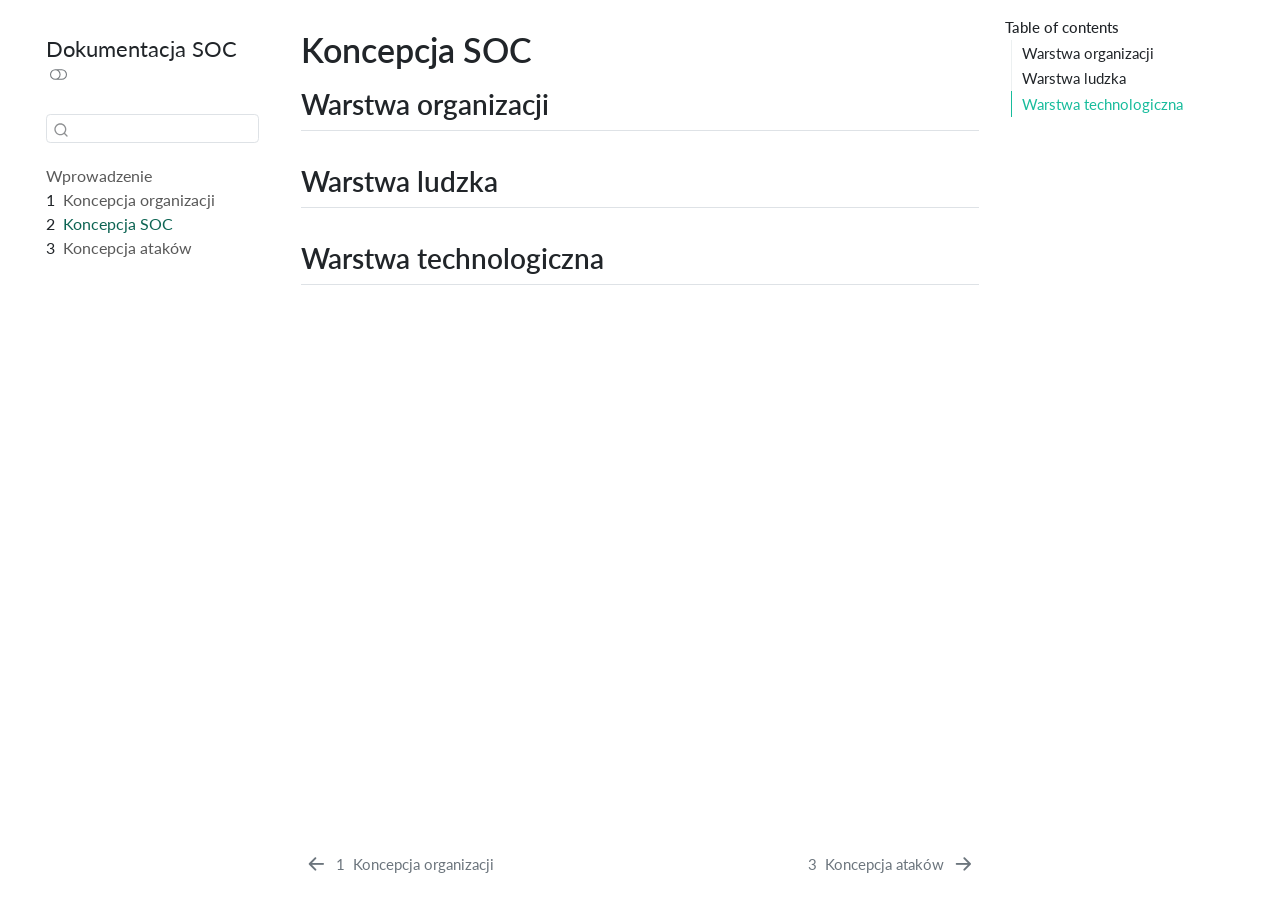
<file: _book/soc.html>
<!DOCTYPE html>
<html xmlns="http://www.w3.org/1999/xhtml" lang="en" xml:lang="en"><head>

<meta charset="utf-8">
<meta name="generator" content="quarto-1.11.9">

<meta name="viewport" content="width=device-width, initial-scale=1.0, user-scalable=yes">


<title>Koncepcja SOC – Dokumentacja SOC</title>
<style>
/* Default styles provided by pandoc.
** See https://pandoc.org/MANUAL.html#variables-for-html for config info.
*/
span.smallcaps{font-variant: small-caps;}
div.columns{display: flex; gap: 1.5em;}
div.column{flex: auto;}
@media screen {
div.columns{gap: min(4vw, 1.5em);}
div.column{overflow-x: auto;}
}
div.hanging-indent{margin-left: 1.5em; text-indent: -1.5em;}
ul.task-list{list-style: none;}
ul.task-list li input[type="checkbox"] {
  width: 0.8em;
  margin: 0 0.8em 0.2em -1em; /* quarto-specific, see https://github.com/quarto-dev/quarto-cli/issues/4556 */ 
  vertical-align: middle;
}
</style>


<script src="site_libs/quarto-nav/quarto-nav.js"></script>
<script src="site_libs/quarto-nav/headroom.min.js"></script>
<script src="site_libs/clipboard/clipboard.min.js"></script>
<script src="site_libs/quarto-search/autocomplete.umd.js"></script>
<script src="site_libs/quarto-search/fuse.min.js"></script>
<script src="site_libs/quarto-search/quarto-search.js"></script>
<meta name="quarto:offset" content="./">
<link href="./atak.html" rel="next">
<link href="./publiczny.html" rel="prev">
<script src="site_libs/quarto-html/quarto.js" type="module"></script>
<script src="site_libs/quarto-html/tabsets/tabsets.js" type="module"></script>
<script src="site_libs/quarto-html/scrollable-regions/scrollable-regions.js" type="module"></script>
<script src="site_libs/quarto-html/popper.min.js"></script>
<script src="site_libs/quarto-html/tippy.umd.min.js"></script>
<script src="site_libs/quarto-html/anchor.min.js"></script>
<link href="site_libs/quarto-html/tippy.css" rel="stylesheet">
<link href="site_libs/quarto-html/quarto-syntax-highlighting-63b5708e65d6cd79cd7618c58d0c21e7.css" rel="stylesheet" class="quarto-color-scheme" id="quarto-text-highlighting-styles">
<link href="site_libs/quarto-html/quarto-syntax-highlighting-dark-447e42e69aaa9833c0ba1b986f430b20.css" rel="stylesheet" class="quarto-color-scheme quarto-color-alternate" id="quarto-text-highlighting-styles">
<link href="site_libs/quarto-html/quarto-syntax-highlighting-63b5708e65d6cd79cd7618c58d0c21e7.css" rel="stylesheet" class="quarto-color-scheme-extra" id="quarto-text-highlighting-styles">
<script src="site_libs/bootstrap/bootstrap.min.js"></script>
<link href="site_libs/bootstrap/bootstrap-icons.css" rel="stylesheet">
<link href="site_libs/bootstrap/bootstrap-2ceeb721246cfef7b225c4d2d7cd7b65.min.css" rel="stylesheet" append-hash="true" class="quarto-color-scheme" id="quarto-bootstrap" data-mode="light">
<link href="site_libs/bootstrap/bootstrap-dark-fefff8e186b1516f209931e3da63af10.min.css" rel="stylesheet" append-hash="true" class="quarto-color-scheme quarto-color-alternate" id="quarto-bootstrap" data-mode="dark">
<link href="site_libs/bootstrap/bootstrap-2ceeb721246cfef7b225c4d2d7cd7b65.min.css" rel="stylesheet" append-hash="true" class="quarto-color-scheme-extra" id="quarto-bootstrap" data-mode="light">
<script id="quarto-search-options" type="application/json">{
  "location": "sidebar",
  "copy-button": false,
  "collapse-after": 3,
  "panel-placement": "start",
  "type": "textbox",
  "limit": 50,
  "keyboard-shortcut": [
    "f",
    "/",
    "s"
  ],
  "show-item-context": false,
  "language": {
    "search-no-results-text": "No results",
    "search-matching-documents-text": "matching documents",
    "search-copy-link-title": "Copy link to search",
    "search-hide-matches-text": "Hide additional matches",
    "search-more-match-text": "more match in this document",
    "search-more-matches-text": "more matches in this document",
    "search-clear-button-title": "Clear",
    "search-text-placeholder": "",
    "search-detached-cancel-button-title": "Cancel",
    "search-submit-button-title": "Submit",
    "search-label": "Search"
  }
}</script>


</head>

<body class="nav-sidebar floating quarto-light"><a id="quarto-skip-link" class="visually-hidden-focusable" href="#quarto-document-content">Skip to main content</a><script id="quarto-html-before-body" type="application/javascript">
    const toggleBodyColorMode = (bsSheetEl) => {
      const mode = bsSheetEl.getAttribute("data-mode");
      const bodyEl = window.document.querySelector("body");
      if (mode === "dark") {
        bodyEl.classList.add("quarto-dark");
        bodyEl.classList.remove("quarto-light");
      } else {
        bodyEl.classList.add("quarto-light");
        bodyEl.classList.remove("quarto-dark");
      }
    }
    const toggleBodyColorPrimary = () => {
      const bsSheetEl = window.document.querySelector("link#quarto-bootstrap:not([rel=disabled-stylesheet])");
      if (bsSheetEl) {
        toggleBodyColorMode(bsSheetEl);
      }
    }
    const setColorSchemeToggle = (alternate) => {
      const toggles = window.document.querySelectorAll('.quarto-color-scheme-toggle');
      for (let i=0; i < toggles.length; i++) {
        const toggle = toggles[i];
        if (toggle) {
          toggle.setAttribute("aria-checked", alternate ? "true" : "false");
          if (alternate) {
            toggle.classList.add("alternate");
          } else {
            toggle.classList.remove("alternate");
          }
        }
      }
    };
    const toggleColorMode = (alternate) => {
      // Switch the stylesheets
      const primaryStylesheets = window.document.querySelectorAll('link.quarto-color-scheme:not(.quarto-color-alternate)');
      const alternateStylesheets = window.document.querySelectorAll('link.quarto-color-scheme.quarto-color-alternate');
      manageTransitions('#quarto-margin-sidebar .nav-link', false);
      if (alternate) {
        // note: dark is layered on light, we don't disable primary!
        enableStylesheet(alternateStylesheets);
        for (const sheetNode of alternateStylesheets) {
          if (sheetNode.id === "quarto-bootstrap") {
            toggleBodyColorMode(sheetNode);
          }
        }
      } else {
        disableStylesheet(alternateStylesheets);
        enableStylesheet(primaryStylesheets)
        toggleBodyColorPrimary();
      }
      manageTransitions('#quarto-margin-sidebar .nav-link', true);
      // Switch the toggles
      setColorSchemeToggle(alternate)
    }
    // Hack to workaround the fact that safari doesn't
    // properly recolor the scrollbar when toggling (#1455).
    // Not run on load: stylesheets are set before first paint there, and
    // scrolling would undo the scroll to a URL fragment (#14973).
    // The one pixel nudge keeps the reader where they were.
    const refreshSafariScrollbar = () => {
      if (navigator.userAgent.indexOf('Safari') > 0 && navigator.userAgent.indexOf('Chrome') == -1) {
        manageTransitions("body", false);
        const scrollY = window.scrollY;
        window.scrollTo(0, scrollY > 0 ? scrollY - 1 : 1);
        setTimeout(() => {
          window.scrollTo(0, scrollY);
          manageTransitions("body", true);
        }, 40);
      }
    }
    const disableStylesheet = (stylesheets) => {
      for (let i=0; i < stylesheets.length; i++) {
        const stylesheet = stylesheets[i];
        stylesheet.rel = 'disabled-stylesheet';
      }
    }
    const enableStylesheet = (stylesheets) => {
      for (let i=0; i < stylesheets.length; i++) {
        const stylesheet = stylesheets[i];
        if(stylesheet.rel !== 'stylesheet') { // for Chrome, which will still FOUC without this check
          stylesheet.rel = 'stylesheet';
        }
      }
    }
    const manageTransitions = (selector, allowTransitions) => {
      const els = window.document.querySelectorAll(selector);
      for (let i=0; i < els.length; i++) {
        const el = els[i];
        if (allowTransitions) {
          el.classList.remove('notransition');
        } else {
          el.classList.add('notransition');
        }
      }
    }
    const isFileUrl = () => {
      return window.location.protocol === 'file:';
    }
    const hasAlternateSentinel = () => {
      let styleSentinel = getColorSchemeSentinel();
      if (styleSentinel !== null) {
        return styleSentinel === "alternate";
      } else {
        return false;
      }
    }
    const setStyleSentinel = (alternate) => {
      const value = alternate ? "alternate" : "default";
      if (!isFileUrl()) {
        window.localStorage.setItem("quarto-color-scheme", value);
      } else {
        localAlternateSentinel = value;
      }
    }
    const getColorSchemeSentinel = () => {
      if (!isFileUrl()) {
        const storageValue = window.localStorage.getItem("quarto-color-scheme");
        return storageValue != null ? storageValue : localAlternateSentinel;
      } else {
        return localAlternateSentinel;
      }
    }
    const toggleGiscusIfUsed = (isAlternate, darkModeDefault) => {
      const baseTheme = document.querySelector('#giscus-base-theme')?.value ?? 'light';
      const alternateTheme = document.querySelector('#giscus-alt-theme')?.value ?? 'dark';
      let newTheme = '';
      if(authorPrefersDark) {
        newTheme = isAlternate ? baseTheme : alternateTheme;
      } else {
        newTheme = isAlternate ? alternateTheme : baseTheme;
      }
      const changeGiscusTheme = () => {
        // From: https://github.com/giscus/giscus/issues/336
        const sendMessage = (message) => {
          const iframe = document.querySelector('iframe.giscus-frame');
          if (!iframe) return;
          iframe.contentWindow.postMessage({ giscus: message }, 'https://giscus.app');
        }
        sendMessage({
          setConfig: {
            theme: newTheme
          }
        });
      }
      const isGiscussLoaded = window.document.querySelector('iframe.giscus-frame') !== null;
      if (isGiscussLoaded) {
        changeGiscusTheme();
      }
    };
    const authorPrefersDark = false;
    const darkModeDefault = authorPrefersDark;
      document.querySelector('link#quarto-text-highlighting-styles.quarto-color-scheme-extra').rel = 'disabled-stylesheet';
      document.querySelector('link#quarto-bootstrap.quarto-color-scheme-extra').rel = 'disabled-stylesheet';
    let localAlternateSentinel = darkModeDefault ? 'alternate' : 'default';
    // Dark / light mode switch
    window.quartoToggleColorScheme = () => {
      // Read the current dark / light value
      let toAlternate = !hasAlternateSentinel();
      toggleColorMode(toAlternate);
      refreshSafariScrollbar();
      setStyleSentinel(toAlternate);
      toggleGiscusIfUsed(toAlternate, darkModeDefault);
      window.dispatchEvent(new Event('resize'));
    };
    // Switch to dark mode if need be
    if (hasAlternateSentinel()) {
      toggleColorMode(true);
    } else {
      toggleColorMode(false);
    }
  </script>

<div id="quarto-search-results"></div>
  <header id="quarto-header" class="headroom fixed-top">
  <nav class="quarto-secondary-nav" aria-label="Toolbar">
    <div class="container-fluid d-flex">
      <button type="button" class="quarto-btn-toggle btn" data-bs-toggle="collapse" role="button" data-bs-target=".quarto-sidebar-collapse-item" aria-controls="quarto-sidebar" aria-expanded="false" aria-label="Toggle sidebar navigation" onclick="if (window.quartoToggleHeadroom) { window.quartoToggleHeadroom(); }">
        <i class="bi bi-layout-text-sidebar-reverse"></i>
      </button>
        <nav class="quarto-page-breadcrumbs" aria-label="Breadcrumbs"><ol class="breadcrumb"><li class="breadcrumb-item"><a href="./soc.html"><span class="chapter-number">2</span>&nbsp; <span class="chapter-title">Koncepcja SOC</span></a></li></ol></nav>
        <a class="flex-grow-1" data-bs-toggle="collapse" data-bs-target=".quarto-sidebar-collapse-item" onclick="if (window.quartoToggleHeadroom) { window.quartoToggleHeadroom(); }">      
        </a>
      <button type="button" class="btn quarto-search-button" aria-label="Search" onclick="window.quartoOpenSearch();">
        <i class="bi bi-search"></i>
      </button>
    </div>
  </nav>
</header>
<!-- content -->
<div id="quarto-content" class="quarto-container page-columns page-rows-contents page-layout-article">
<!-- sidebar -->
  <nav id="quarto-sidebar" class="sidebar collapse collapse-horizontal quarto-sidebar-collapse-item sidebar-navigation floating overflow-auto" aria-label="Site">
    <div class="pt-lg-2 mt-2 text-left sidebar-header">
    <div class="sidebar-title mb-0 py-0">
      <a href="./">Dokumentacja SOC</a> 
        <div class="sidebar-tools-main">
  <button type="button" role="switch" aria-checked="false" class="quarto-color-scheme-toggle quarto-navigation-tool  px-1" onclick="window.quartoToggleColorScheme(); return false;" title="Toggle dark mode" aria-label="Toggle dark mode"><i class="bi"></i></button>
</div>
    </div>
      </div>
        <div class="mt-2 flex-shrink-0 align-items-center">
        <div class="sidebar-search">
        <div id="quarto-search" class="" title="Search"></div>
        </div>
        </div>
    <div class="sidebar-menu-container"> 
    <ul class="list-unstyled mt-1">
        <li class="sidebar-item">
  <div class="sidebar-item-container"> 
  <a href="./index.html" class="sidebar-item-text sidebar-link">
 <span class="menu-text">Wprowadzenie</span></a>
  </div>
</li>
        <li class="sidebar-item">
  <div class="sidebar-item-container"> 
  <a href="./publiczny.html" class="sidebar-item-text sidebar-link">
 <span class="menu-text"><span class="chapter-number">1</span>&nbsp; <span class="chapter-title">Koncepcja organizacji</span></span></a>
  </div>
</li>
        <li class="sidebar-item">
  <div class="sidebar-item-container"> 
  <a href="./soc.html" class="sidebar-item-text sidebar-link active">
 <span class="menu-text"><span class="chapter-number">2</span>&nbsp; <span class="chapter-title">Koncepcja SOC</span></span></a>
  </div>
</li>
        <li class="sidebar-item">
  <div class="sidebar-item-container"> 
  <a href="./atak.html" class="sidebar-item-text sidebar-link">
 <span class="menu-text"><span class="chapter-number">3</span>&nbsp; <span class="chapter-title">Koncepcja ataków</span></span></a>
  </div>
</li>
    </ul>
    </div>
</nav>
<div id="quarto-sidebar-glass" class="quarto-sidebar-collapse-item" data-bs-toggle="collapse" data-bs-target=".quarto-sidebar-collapse-item"></div>
<!-- margin-sidebar -->
    <div id="quarto-margin-sidebar" class="sidebar margin-sidebar">
        <nav id="TOC" role="doc-toc" aria-labelledby="toc-title" class="toc-active">
    <h2 id="toc-title">Table of contents</h2>
   
  <ul>
  <li><a href="#warstwa-organizacji" id="toc-warstwa-organizacji" class="nav-link active" data-scroll-target="#warstwa-organizacji">Warstwa organizacji</a></li>
  <li><a href="#warstwa-ludzka" id="toc-warstwa-ludzka" class="nav-link" data-scroll-target="#warstwa-ludzka">Warstwa ludzka</a></li>
  <li><a href="#warstwa-technologiczna" id="toc-warstwa-technologiczna" class="nav-link" data-scroll-target="#warstwa-technologiczna">Warstwa technologiczna</a></li>
  </ul>
</nav>
    </div>
<!-- main -->
<main class="content" id="quarto-document-content" tabindex="-1">


<header id="title-block-header" class="quarto-title-block default">
<div class="quarto-title">
<h1 class="title"><span class="chapter-title">Koncepcja SOC</span></h1>
</div>



<div class="quarto-title-meta">

    
  
    
  </div>
  


</header>


<section id="warstwa-organizacji" class="level2">
<h2 class="anchored" data-anchor-id="warstwa-organizacji">Warstwa organizacji</h2>
</section>
<section id="warstwa-ludzka" class="level2">
<h2 class="anchored" data-anchor-id="warstwa-ludzka">Warstwa ludzka</h2>
</section>
<section id="warstwa-technologiczna" class="level2">
<h2 class="anchored" data-anchor-id="warstwa-technologiczna">Warstwa technologiczna</h2>


</section>

</main> <!-- /main -->
<script id="quarto-html-after-body" type="application/javascript">
  window.document.addEventListener("DOMContentLoaded", function (event) {
    // Ensure there is a toggle, if there isn't float one in the top right
    if (window.document.querySelector('.quarto-color-scheme-toggle') === null) {
      const toggle = window.document.createElement('button');
      toggle.type = "button";
      toggle.setAttribute("role", "switch");
      toggle.setAttribute("aria-checked", "false");
      toggle.classList.add('top-right');
      toggle.classList.add('quarto-color-scheme-toggle');
      toggle.setAttribute("aria-label", "Toggle dark mode");
      toggle.onclick = function() { try { window.quartoToggleColorScheme(); } catch {} return false; };
      const i = window.document.createElement("i");
      i.classList.add('bi');
      toggle.appendChild(i);
      // Put the toggle in a landmark of its own, so that landmark navigation
      // can reach it.
      //
      // The container is always a fresh direct child of body, and the toggle is
      // never moved into page furniture that the theme or the author controls.
      // The toggle is positioned against the page, so any ancestor that
      // establishes a containing block captures it: a positioned element or a
      // grid for position: absolute, and transform, filter, will-change or
      // contain for position: fixed. A direct child of body has none of these
      // to inherit, and the shift when one appears is silent and visual.
      //
      // ARIA says a document should have at most one banner, and axe reports a
      // duplicate whether or not the banners carry distinct labels. So use a
      // header when the page has no banner yet, and a named region otherwise.
      //
      // A header is a banner wherever it sits, unless it is inside sectioning
      // content, so this cannot just look at the children of body: a custom
      // page layout wraps the title block header in a plain div. An explicit
      // role="banner" always counts.
      const sectioning = 'article, aside, main, nav, section, [role="article"], [role="complementary"], [role="main"], [role="navigation"], [role="region"]';
      const hasBanner = Array.from(
        window.document.querySelectorAll('header:not([role]), [role="banner"]')
      ).some(function(el) {
        return el.hasAttribute("role") || el.closest(sectioning) === null;
      });
      const container = window.document.createElement(hasBanner ? "div" : "header");
      if (hasBanner) {
        container.setAttribute("role", "region");
        container.setAttribute("aria-label", "Toggle dark mode");
      }
      container.classList.add('quarto-color-scheme-toggle-container');
      container.appendChild(toggle);
      window.document.body.appendChild(container);
    }
    setColorSchemeToggle(hasAlternateSentinel())
    const icon = "";
    const anchorJS = new window.AnchorJS();
    anchorJS.options = {
      placement: 'right',
      icon: icon
    };
    anchorJS.add('.anchored');
    const isCodeAnnotation = (el) => {
      for (const clz of el.classList) {
        if (clz.startsWith('code-annotation-')) {                     
          return true;
        }
      }
      return false;
    }
    const onCopySuccess = function(e) {
      // button target
      const button = e.trigger;
      // don't keep focus
      button.blur();
      // flash "checked"
      button.classList.add('code-copy-button-checked');
      var currentTitle = button.getAttribute("title");
      button.setAttribute("title", "Copied!");
      let tooltip;
      if (window.bootstrap) {
        button.setAttribute("data-bs-toggle", "tooltip");
        button.setAttribute("data-bs-placement", "left");
        button.setAttribute("data-bs-title", "Copied!");
        tooltip = new bootstrap.Tooltip(button, 
          { trigger: "manual", 
            customClass: "code-copy-button-tooltip",
            offset: [0, -8]});
        tooltip.show();    
      }
      setTimeout(function() {
        if (tooltip) {
          tooltip.hide();
          button.removeAttribute("data-bs-title");
          button.removeAttribute("data-bs-toggle");
          button.removeAttribute("data-bs-placement");
        }
        button.setAttribute("title", currentTitle);
        button.classList.remove('code-copy-button-checked');
      }, 1000);
      // clear code selection
      e.clearSelection();
    }
    const getTextToCopy = function(trigger) {
      const outerScaffold = trigger.parentElement.cloneNode(true);
      const codeEl = outerScaffold.querySelector('code');
      for (const childEl of codeEl.children) {
        if (isCodeAnnotation(childEl)) {
          childEl.remove();
        }
      }
      return codeEl.innerText;
    }
    const clipboard = new window.ClipboardJS('.code-copy-button:not([data-in-quarto-modal])', {
      text: getTextToCopy
    });
    clipboard.on('success', onCopySuccess);
    if (window.document.getElementById('quarto-embedded-source-code-modal')) {
      const clipboardModal = new window.ClipboardJS('.code-copy-button[data-in-quarto-modal]', {
        text: getTextToCopy,
        container: window.document.getElementById('quarto-embedded-source-code-modal')
      });
      clipboardModal.on('success', onCopySuccess);
    }
      var localhostRegex = new RegExp(/^(?:http|https):\/\/localhost\:?[0-9]*\//);
      var mailtoRegex = new RegExp(/^mailto:/);
        var filterRegex = new RegExp('/' + window.location.host + '/');
      var isInternal = (href) => {
          return filterRegex.test(href) || localhostRegex.test(href) || mailtoRegex.test(href);
      }
      // Inspect non-navigation links and adorn them if external
      window.quartoDecorateExternalLinks = function (root) {
     var links = (root || window.document).querySelectorAll('a[href]:not(.nav-link):not(.navbar-brand):not(.toc-action):not(.sidebar-link):not(.sidebar-item-toggle):not(.pagination-link):not(.no-external):not([aria-hidden]):not(.dropdown-item):not(.quarto-navigation-tool):not(.about-link)');
      for (var i=0; i<links.length; i++) {
        const link = links[i];
        if (!isInternal(link.href)) {
          // undo the damage that might have been done by quarto-nav.js in the case of
          // links that we want to consider external
          if (link.dataset.originalHref !== undefined) {
            link.href = link.dataset.originalHref;
          }
          if (!link.classList.contains('no-external-icon')) {
          }
        }
      }
      };
      window.quartoDecorateExternalLinks(window.document);
    // Esc closes the popup (WCAG 1.4.13) and focus leaving both trigger and
    // popup closes it (WCAG 2.4.11); tippy handles neither for interactive popups.
    const hideOnEscAndFocusOut = {
      name: 'hideOnEscAndFocusOut',
      defaultValue: true,
      fn(instance) {
        const dismiss = () => {
          // A show scheduled by the trigger delay would otherwise reopen it
          instance.clearDelayTimeouts();
          instance.hide();
        };
        const onKeyDown = (event) => {
          if (event.key !== 'Escape') {
            return;
          }
          // Keep Esc from also reaching page handlers (e.g. reveal.js overview),
          // except an open reveal.js slide menu, which Esc should close too.
          // The menu handles keys only when its keyboard option is on.
          const menuHandlesEsc = window.Reveal?.getPlugin?.('menu')?.isOpen() &&
            window.Reveal.getConfig().menu?.keyboard !== false;
          if (!menuHandlesEsc) {
            event.stopPropagation();
          }
          if (instance.popper.contains(window.document.activeElement)) {
            // Disabled while refocusing so the focus trigger does not reopen it
            instance.disable();
            instance.reference.focus();
            instance.enable();
          }
          dismiss();
        };
        const onFocusOut = (event) => {
          const target = event.relatedTarget;
          if (target && !instance.reference.contains(target) &&
              !instance.popper.contains(target)) {
            dismiss();
          }
        };
        // On the trigger too: a click trigger (code-annotations: select) has no
        // blur handling. Attached for the instance's lifetime so leaving the
        // trigger also cancels a show still pending on the trigger delay.
        instance.reference.addEventListener('focusout', onFocusOut);
        return {
          onShow() {
            window.document.addEventListener('keydown', onKeyDown, true);
            instance.popper.addEventListener('focusout', onFocusOut);
          },
          onHide() {
            window.document.removeEventListener('keydown', onKeyDown, true);
            instance.popper.removeEventListener('focusout', onFocusOut);
          },
          onDestroy() {
            instance.reference.removeEventListener('focusout', onFocusOut);
          },
        };
      },
    };
    function tippyHover(el, contentFn, onTriggerFn, onUntriggerFn) {
      const config = {
        allowHTML: true,
        maxWidth: 500,
        delay: 100,
        arrow: false,
        appendTo: function(el) {
            return el.parentElement;
        },
        interactive: true,
        interactiveBorder: 10,
        theme: 'quarto',
        placement: 'bottom-start',
        plugins: [hideOnEscAndFocusOut],
      };
      if (contentFn) {
        config.content = contentFn;
      }
      if (onTriggerFn) {
        config.onTrigger = onTriggerFn;
      }
      if (onUntriggerFn) {
        config.onUntrigger = onUntriggerFn;
      }
      window.tippy(el, config); 
    }
    const noterefs = window.document.querySelectorAll('a[role="doc-noteref"]');
    for (var i=0; i<noterefs.length; i++) {
      const ref = noterefs[i];
      tippyHover(ref, function() {
        // use id or data attribute instead here
        let href = ref.getAttribute('data-footnote-href') || ref.getAttribute('href');
        try { href = new URL(href).hash; } catch {}
        const id = href.replace(/^#\/?/, "");
        const note = window.document.getElementById(id);
        if (note) {
          return note.innerHTML;
        } else {
          return "";
        }
      });
    }
    const xrefs = window.document.querySelectorAll('a.quarto-xref');
    const processXRef = (id, note) => {
      // Strip column container classes
      const stripColumnClz = (el) => {
        el.classList.remove("page-full", "page-columns");
        if (el.children) {
          for (const child of el.children) {
            stripColumnClz(child);
          }
        }
      }
      stripColumnClz(note)
      if (id === null || id.startsWith('sec-')) {
        // Special case sections, only their first couple elements
        const container = document.createElement("div");
        if (note.children && note.children.length > 2) {
          container.appendChild(note.children[0].cloneNode(true));
          for (let i = 1; i < note.children.length; i++) {
            const child = note.children[i];
            if (child.tagName === "P" && child.innerText === "") {
              continue;
            } else {
              container.appendChild(child.cloneNode(true));
              break;
            }
          }
          if (window.Quarto?.typesetMath) {
            window.Quarto.typesetMath(container);
          }
          return container.innerHTML
        } else {
          if (window.Quarto?.typesetMath) {
            window.Quarto.typesetMath(note);
          }
          return note.innerHTML;
        }
      } else {
        // Remove any anchor links if they are present
        const anchorLink = note.querySelector('a.anchorjs-link');
        if (anchorLink) {
          anchorLink.remove();
        }
        if (window.Quarto?.typesetMath) {
          window.Quarto.typesetMath(note);
        }
        if (note.classList.contains("callout")) {
          return note.outerHTML;
        } else {
          return note.innerHTML;
        }
      }
    }
    for (var i=0; i<xrefs.length; i++) {
      const xref = xrefs[i];
      tippyHover(xref, undefined, function(instance) {
        instance.disable();
        let url = xref.getAttribute('href');
        let hash = undefined; 
        if (url.startsWith('#')) {
          hash = url;
        } else {
          try { hash = new URL(url).hash; } catch {}
        }
        if (hash) {
          const id = hash.replace(/^#\/?/, "");
          const note = window.document.getElementById(id);
          if (note !== null) {
            try {
              const html = processXRef(id, note.cloneNode(true));
              instance.setContent(html);
            } finally {
              instance.enable();
              instance.show();
            }
          } else {
            // See if we can fetch this
            fetch(url.split('#')[0])
            .then(res => res.text())
            .then(html => {
              const parser = new DOMParser();
              const htmlDoc = parser.parseFromString(html, "text/html");
              const note = htmlDoc.getElementById(id);
              if (note !== null) {
                const html = processXRef(id, note);
                instance.setContent(html);
              } 
            }).finally(() => {
              instance.enable();
              instance.show();
            });
          }
        } else {
          // See if we can fetch a full url (with no hash to target)
          // This is a special case and we should probably do some content thinning / targeting
          fetch(url)
          .then(res => res.text())
          .then(html => {
            const parser = new DOMParser();
            const htmlDoc = parser.parseFromString(html, "text/html");
            const note = htmlDoc.querySelector('main.content');
            if (note !== null) {
              // This should only happen for chapter cross references
              // (since there is no id in the URL)
              // remove the first header
              if (note.children.length > 0 && note.children[0].tagName === "HEADER") {
                note.children[0].remove();
              }
              const html = processXRef(null, note);
              instance.setContent(html);
            } 
          }).finally(() => {
            instance.enable();
            instance.show();
          });
        }
      }, function(instance) {
      });
    }
        let selectedAnnoteEl;
        const selectorForAnnotation = ( cell, annotation) => {
          let cellAttr = 'data-code-cell="' + cell + '"';
          let lineAttr = 'data-code-annotation="' +  annotation + '"';
          const selector = 'span[' + cellAttr + '][' + lineAttr + ']';
          return selector;
        }
        const selectCodeLines = (annoteEl) => {
          const doc = window.document;
          const targetCell = annoteEl.getAttribute("data-target-cell");
          const targetAnnotation = annoteEl.getAttribute("data-target-annotation");
          const annoteSpan = window.document.querySelector(selectorForAnnotation(targetCell, targetAnnotation));
          const lines = annoteSpan.getAttribute("data-code-lines").split(",");
          const lineIds = lines.map((line) => {
            return targetCell + "-" + line;
          })
          // Each band is positioned against its own containing block, which is
          // not the offsetParent of the lines, so place it from client rects.
          const placeBand = (band, firstEl, lastEl, codeBlock) => {
            const container = band.offsetParent;
            if (container === null) {
              return;
            }
            const containerRect = container.getBoundingClientRect();
            // Reveal.js scales slides with a transform, so convert client
            // pixels back to the CSS pixels of the container.
            const scale = containerRect.height / container.offsetHeight || 1;
            const firstRect = firstEl.getBoundingClientRect();
            const lastRect = lastEl.getBoundingClientRect();
            const top = (firstRect.top - containerRect.top) / scale - container.clientTop + container.scrollTop;
            const height = (lastRect.bottom - firstRect.top) / scale;
            band.style.top = top - 2 + "px";
            band.style.height = height + 4 + "px";
            if (codeBlock) {
              // Without the copy button wrapper, the containing block is wider
              // than the code block, so span the code block explicitly.
              const blockRect = codeBlock.getBoundingClientRect();
              band.style.left = (blockRect.left - containerRect.left) / scale - container.clientLeft + container.scrollLeft + "px";
              band.style.width = blockRect.width / scale + "px";
            }
          };
          if (lineIds.length > 0) {
            const el = window.document.getElementById(lineIds[0]);
            const lastEl = window.document.getElementById(lineIds[lineIds.length - 1]);
            const parent = el.parentElement.parentElement;
            // cook up a div (if necessary) and position it
            let div = window.document.getElementById("code-annotation-line-highlight");
            if (div === null) {
              div = window.document.createElement("div");
              div.setAttribute("id", "code-annotation-line-highlight");
              div.style.position = 'absolute';
              parent.appendChild(div);
            }
            placeBand(div, el, lastEl, parent.closest("div.sourceCode") || parent);
            let gutterDiv = window.document.getElementById("code-annotation-line-highlight-gutter");
            if (gutterDiv === null) {
              gutterDiv = window.document.createElement("div");
              gutterDiv.setAttribute("id", "code-annotation-line-highlight-gutter");
              gutterDiv.style.position = 'absolute';
              const codeCell = window.document.getElementById(targetCell);
              const gutter = codeCell.querySelector('.code-annotation-gutter');
              gutter.appendChild(gutterDiv);
            }
            placeBand(gutterDiv, el, lastEl);
            selectedAnnoteEl = annoteEl;
          }
        };
        const unselectCodeLines = () => {
          const elementsIds = ["code-annotation-line-highlight", "code-annotation-line-highlight-gutter"];
          elementsIds.forEach((elId) => {
            const div = window.document.getElementById(elId);
            if (div) {
              div.remove();
            }
          });
          selectedAnnoteEl = undefined;
        };
          // Handle positioning of the toggle
      window.addEventListener(
        "resize",
        throttle(() => {
          elRect = undefined;
          if (selectedAnnoteEl) {
            selectCodeLines(selectedAnnoteEl);
          }
        }, 10)
      );
      function throttle(fn, ms) {
      let throttle = false;
      let timer;
        return (...args) => {
          if(!throttle) { // first call gets through
              fn.apply(this, args);
              throttle = true;
          } else { // all the others get throttled
              if(timer) clearTimeout(timer); // cancel #2
              timer = setTimeout(() => {
                fn.apply(this, args);
                timer = throttle = false;
              }, ms);
          }
        };
      }
        // Attach click handler to the DT
        const annoteDls = window.document.querySelectorAll('dt[data-target-cell]');
        for (const annoteDlNode of annoteDls) {
          annoteDlNode.addEventListener('click', (event) => {
            const clickedEl = event.target;
            if (clickedEl !== selectedAnnoteEl) {
              unselectCodeLines();
              const activeEl = window.document.querySelector('dt[data-target-cell].code-annotation-active');
              if (activeEl) {
                activeEl.classList.remove('code-annotation-active');
              }
              selectCodeLines(clickedEl);
              clickedEl.classList.add('code-annotation-active');
            } else {
              // Unselect the line
              unselectCodeLines();
              clickedEl.classList.remove('code-annotation-active');
            }
          });
        }
    const findCites = (el) => {
      const parentEl = el.parentElement;
      if (parentEl) {
        const cites = parentEl.dataset.cites;
        if (cites) {
          return {
            el,
            cites: cites.split(' ')
          };
        } else {
          return findCites(el.parentElement)
        }
      } else {
        return undefined;
      }
    };
    var bibliorefs = window.document.querySelectorAll('a[role="doc-biblioref"]');
    for (var i=0; i<bibliorefs.length; i++) {
      const ref = bibliorefs[i];
      const citeInfo = findCites(ref);
      if (citeInfo) {
        tippyHover(citeInfo.el, function() {
          var popup = window.document.createElement('div');
          citeInfo.cites.forEach(function(cite) {
            var citeDiv = window.document.createElement('div');
            citeDiv.classList.add('hanging-indent');
            citeDiv.classList.add('csl-entry');
            var biblioDiv = window.document.getElementById('ref-' + cite);
            if (biblioDiv) {
              citeDiv.innerHTML = biblioDiv.innerHTML;
            }
            popup.appendChild(citeDiv);
          });
          return popup.innerHTML;
        });
      }
    }
  });
  </script>
  <script type="application/javascript">
  window.quartoScrollableRegionsLabels = {"code":"Scrollable code","output":"Scrollable output"};
  </script>
<nav class="page-navigation" aria-label="Page">
  <div class="nav-page nav-page-previous">
      <a href="./publiczny.html" class="pagination-link" aria-label="Koncepcja organizacji">
        <i class="bi bi-arrow-left-short"></i> <span class="nav-page-text"><span class="chapter-number">1</span>&nbsp; <span class="chapter-title">Koncepcja organizacji</span></span>
      </a>          
  </div>
  <div class="nav-page nav-page-next">
      <a href="./atak.html" class="pagination-link" aria-label="Koncepcja ataków">
        <span class="nav-page-text"><span class="chapter-number">3</span>&nbsp; <span class="chapter-title">Koncepcja ataków</span></span> <i class="bi bi-arrow-right-short"></i>
      </a>
  </div>
</nav>
</div> <!-- /content -->




</body></html>
</file>
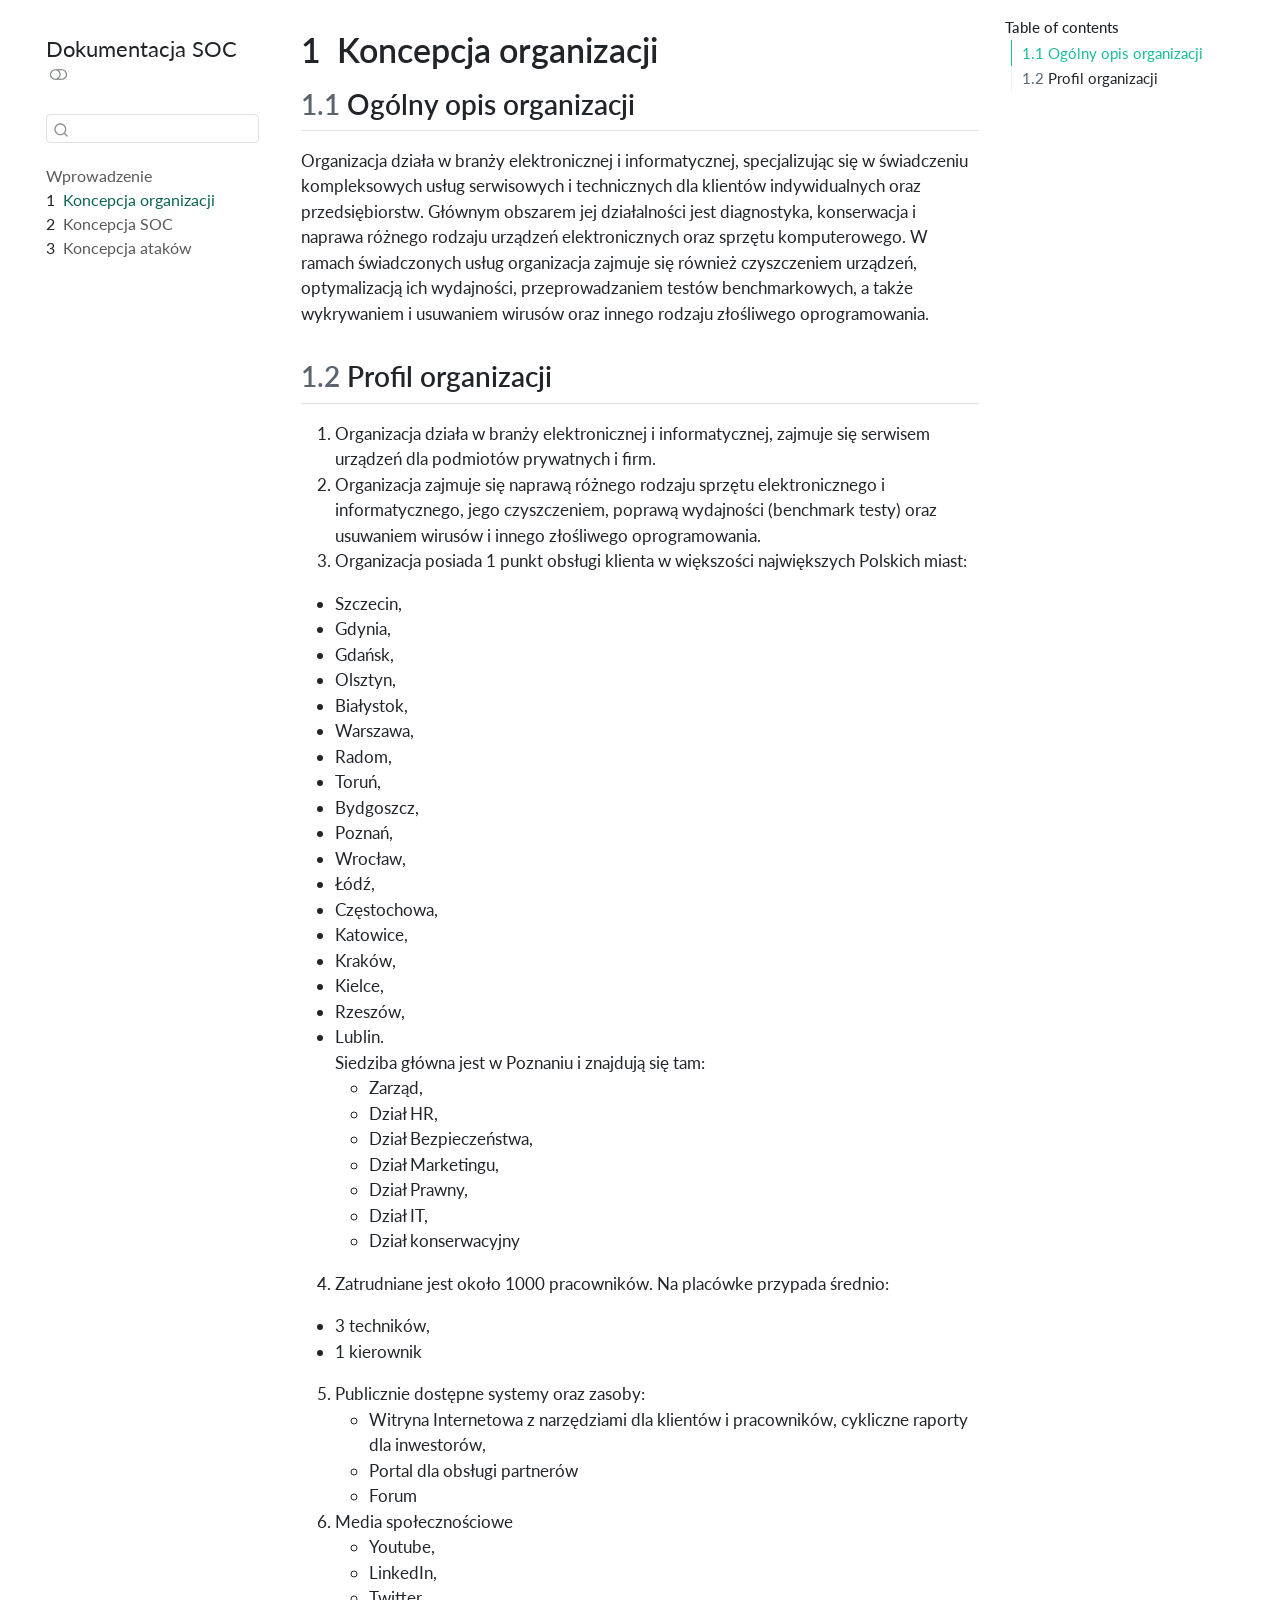
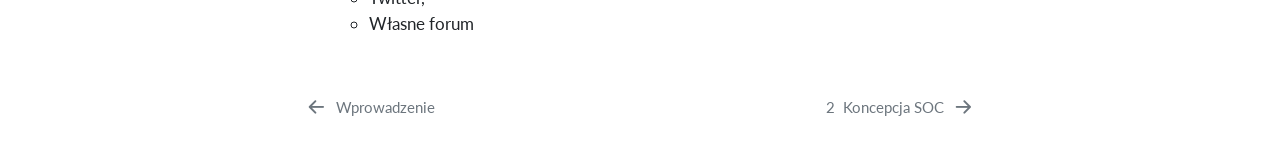
<file: docs/publiczny.html>
<!DOCTYPE html>
<html xmlns="http://www.w3.org/1999/xhtml" lang="en" xml:lang="en"><head>

<meta charset="utf-8">
<meta name="generator" content="quarto-1.11.9">

<meta name="viewport" content="width=device-width, initial-scale=1.0, user-scalable=yes">


<title>1&nbsp; Koncepcja organizacji – Dokumentacja SOC</title>
<style>
/* Default styles provided by pandoc.
** See https://pandoc.org/MANUAL.html#variables-for-html for config info.
*/
span.smallcaps{font-variant: small-caps;}
div.columns{display: flex; gap: 1.5em;}
div.column{flex: auto;}
@media screen {
div.columns{gap: min(4vw, 1.5em);}
div.column{overflow-x: auto;}
}
div.hanging-indent{margin-left: 1.5em; text-indent: -1.5em;}
ul.task-list{list-style: none;}
ul.task-list li input[type="checkbox"] {
  width: 0.8em;
  margin: 0 0.8em 0.2em -1em; /* quarto-specific, see https://github.com/quarto-dev/quarto-cli/issues/4556 */ 
  vertical-align: middle;
}
</style>


<script src="site_libs/quarto-nav/quarto-nav.js"></script>
<script src="site_libs/quarto-nav/headroom.min.js"></script>
<script src="site_libs/clipboard/clipboard.min.js"></script>
<script src="site_libs/quarto-search/autocomplete.umd.js"></script>
<script src="site_libs/quarto-search/fuse.min.js"></script>
<script src="site_libs/quarto-search/quarto-search.js"></script>
<meta name="quarto:offset" content="./">
<link href="./soc.html" rel="next">
<link href="./index.html" rel="prev">
<script src="site_libs/quarto-html/quarto.js" type="module"></script>
<script src="site_libs/quarto-html/tabsets/tabsets.js" type="module"></script>
<script src="site_libs/quarto-html/scrollable-regions/scrollable-regions.js" type="module"></script>
<script src="site_libs/quarto-html/popper.min.js"></script>
<script src="site_libs/quarto-html/tippy.umd.min.js"></script>
<script src="site_libs/quarto-html/anchor.min.js"></script>
<link href="site_libs/quarto-html/tippy.css" rel="stylesheet">
<link href="site_libs/quarto-html/quarto-syntax-highlighting-63b5708e65d6cd79cd7618c58d0c21e7.css" rel="stylesheet" class="quarto-color-scheme" id="quarto-text-highlighting-styles">
<link href="site_libs/quarto-html/quarto-syntax-highlighting-dark-447e42e69aaa9833c0ba1b986f430b20.css" rel="stylesheet" class="quarto-color-scheme quarto-color-alternate" id="quarto-text-highlighting-styles">
<link href="site_libs/quarto-html/quarto-syntax-highlighting-63b5708e65d6cd79cd7618c58d0c21e7.css" rel="stylesheet" class="quarto-color-scheme-extra" id="quarto-text-highlighting-styles">
<script src="site_libs/bootstrap/bootstrap.min.js"></script>
<link href="site_libs/bootstrap/bootstrap-icons.css" rel="stylesheet">
<link href="site_libs/bootstrap/bootstrap-2ceeb721246cfef7b225c4d2d7cd7b65.min.css" rel="stylesheet" append-hash="true" class="quarto-color-scheme" id="quarto-bootstrap" data-mode="light">
<link href="site_libs/bootstrap/bootstrap-dark-fefff8e186b1516f209931e3da63af10.min.css" rel="stylesheet" append-hash="true" class="quarto-color-scheme quarto-color-alternate" id="quarto-bootstrap" data-mode="dark">
<link href="site_libs/bootstrap/bootstrap-2ceeb721246cfef7b225c4d2d7cd7b65.min.css" rel="stylesheet" append-hash="true" class="quarto-color-scheme-extra" id="quarto-bootstrap" data-mode="light">
<script id="quarto-search-options" type="application/json">{
  "location": "sidebar",
  "copy-button": false,
  "collapse-after": 3,
  "panel-placement": "start",
  "type": "textbox",
  "limit": 50,
  "keyboard-shortcut": [
    "f",
    "/",
    "s"
  ],
  "show-item-context": false,
  "language": {
    "search-no-results-text": "No results",
    "search-matching-documents-text": "matching documents",
    "search-copy-link-title": "Copy link to search",
    "search-hide-matches-text": "Hide additional matches",
    "search-more-match-text": "more match in this document",
    "search-more-matches-text": "more matches in this document",
    "search-clear-button-title": "Clear",
    "search-text-placeholder": "",
    "search-detached-cancel-button-title": "Cancel",
    "search-submit-button-title": "Submit",
    "search-label": "Search"
  }
}</script>


</head>

<body class="nav-sidebar floating quarto-light"><a id="quarto-skip-link" class="visually-hidden-focusable" href="#quarto-document-content">Skip to main content</a><script id="quarto-html-before-body" type="application/javascript">
    const toggleBodyColorMode = (bsSheetEl) => {
      const mode = bsSheetEl.getAttribute("data-mode");
      const bodyEl = window.document.querySelector("body");
      if (mode === "dark") {
        bodyEl.classList.add("quarto-dark");
        bodyEl.classList.remove("quarto-light");
      } else {
        bodyEl.classList.add("quarto-light");
        bodyEl.classList.remove("quarto-dark");
      }
    }
    const toggleBodyColorPrimary = () => {
      const bsSheetEl = window.document.querySelector("link#quarto-bootstrap:not([rel=disabled-stylesheet])");
      if (bsSheetEl) {
        toggleBodyColorMode(bsSheetEl);
      }
    }
    const setColorSchemeToggle = (alternate) => {
      const toggles = window.document.querySelectorAll('.quarto-color-scheme-toggle');
      for (let i=0; i < toggles.length; i++) {
        const toggle = toggles[i];
        if (toggle) {
          toggle.setAttribute("aria-checked", alternate ? "true" : "false");
          if (alternate) {
            toggle.classList.add("alternate");
          } else {
            toggle.classList.remove("alternate");
          }
        }
      }
    };
    const toggleColorMode = (alternate) => {
      // Switch the stylesheets
      const primaryStylesheets = window.document.querySelectorAll('link.quarto-color-scheme:not(.quarto-color-alternate)');
      const alternateStylesheets = window.document.querySelectorAll('link.quarto-color-scheme.quarto-color-alternate');
      manageTransitions('#quarto-margin-sidebar .nav-link', false);
      if (alternate) {
        // note: dark is layered on light, we don't disable primary!
        enableStylesheet(alternateStylesheets);
        for (const sheetNode of alternateStylesheets) {
          if (sheetNode.id === "quarto-bootstrap") {
            toggleBodyColorMode(sheetNode);
          }
        }
      } else {
        disableStylesheet(alternateStylesheets);
        enableStylesheet(primaryStylesheets)
        toggleBodyColorPrimary();
      }
      manageTransitions('#quarto-margin-sidebar .nav-link', true);
      // Switch the toggles
      setColorSchemeToggle(alternate)
    }
    // Hack to workaround the fact that safari doesn't
    // properly recolor the scrollbar when toggling (#1455).
    // Not run on load: stylesheets are set before first paint there, and
    // scrolling would undo the scroll to a URL fragment (#14973).
    // The one pixel nudge keeps the reader where they were.
    const refreshSafariScrollbar = () => {
      if (navigator.userAgent.indexOf('Safari') > 0 && navigator.userAgent.indexOf('Chrome') == -1) {
        manageTransitions("body", false);
        const scrollY = window.scrollY;
        window.scrollTo(0, scrollY > 0 ? scrollY - 1 : 1);
        setTimeout(() => {
          window.scrollTo(0, scrollY);
          manageTransitions("body", true);
        }, 40);
      }
    }
    const disableStylesheet = (stylesheets) => {
      for (let i=0; i < stylesheets.length; i++) {
        const stylesheet = stylesheets[i];
        stylesheet.rel = 'disabled-stylesheet';
      }
    }
    const enableStylesheet = (stylesheets) => {
      for (let i=0; i < stylesheets.length; i++) {
        const stylesheet = stylesheets[i];
        if(stylesheet.rel !== 'stylesheet') { // for Chrome, which will still FOUC without this check
          stylesheet.rel = 'stylesheet';
        }
      }
    }
    const manageTransitions = (selector, allowTransitions) => {
      const els = window.document.querySelectorAll(selector);
      for (let i=0; i < els.length; i++) {
        const el = els[i];
        if (allowTransitions) {
          el.classList.remove('notransition');
        } else {
          el.classList.add('notransition');
        }
      }
    }
    const isFileUrl = () => {
      return window.location.protocol === 'file:';
    }
    const hasAlternateSentinel = () => {
      let styleSentinel = getColorSchemeSentinel();
      if (styleSentinel !== null) {
        return styleSentinel === "alternate";
      } else {
        return false;
      }
    }
    const setStyleSentinel = (alternate) => {
      const value = alternate ? "alternate" : "default";
      if (!isFileUrl()) {
        window.localStorage.setItem("quarto-color-scheme", value);
      } else {
        localAlternateSentinel = value;
      }
    }
    const getColorSchemeSentinel = () => {
      if (!isFileUrl()) {
        const storageValue = window.localStorage.getItem("quarto-color-scheme");
        return storageValue != null ? storageValue : localAlternateSentinel;
      } else {
        return localAlternateSentinel;
      }
    }
    const toggleGiscusIfUsed = (isAlternate, darkModeDefault) => {
      const baseTheme = document.querySelector('#giscus-base-theme')?.value ?? 'light';
      const alternateTheme = document.querySelector('#giscus-alt-theme')?.value ?? 'dark';
      let newTheme = '';
      if(authorPrefersDark) {
        newTheme = isAlternate ? baseTheme : alternateTheme;
      } else {
        newTheme = isAlternate ? alternateTheme : baseTheme;
      }
      const changeGiscusTheme = () => {
        // From: https://github.com/giscus/giscus/issues/336
        const sendMessage = (message) => {
          const iframe = document.querySelector('iframe.giscus-frame');
          if (!iframe) return;
          iframe.contentWindow.postMessage({ giscus: message }, 'https://giscus.app');
        }
        sendMessage({
          setConfig: {
            theme: newTheme
          }
        });
      }
      const isGiscussLoaded = window.document.querySelector('iframe.giscus-frame') !== null;
      if (isGiscussLoaded) {
        changeGiscusTheme();
      }
    };
    const authorPrefersDark = false;
    const darkModeDefault = authorPrefersDark;
      document.querySelector('link#quarto-text-highlighting-styles.quarto-color-scheme-extra').rel = 'disabled-stylesheet';
      document.querySelector('link#quarto-bootstrap.quarto-color-scheme-extra').rel = 'disabled-stylesheet';
    let localAlternateSentinel = darkModeDefault ? 'alternate' : 'default';
    // Dark / light mode switch
    window.quartoToggleColorScheme = () => {
      // Read the current dark / light value
      let toAlternate = !hasAlternateSentinel();
      toggleColorMode(toAlternate);
      refreshSafariScrollbar();
      setStyleSentinel(toAlternate);
      toggleGiscusIfUsed(toAlternate, darkModeDefault);
      window.dispatchEvent(new Event('resize'));
    };
    // Switch to dark mode if need be
    if (hasAlternateSentinel()) {
      toggleColorMode(true);
    } else {
      toggleColorMode(false);
    }
  </script>

<div id="quarto-search-results"></div>
  <header id="quarto-header" class="headroom fixed-top">
  <nav class="quarto-secondary-nav" aria-label="Toolbar">
    <div class="container-fluid d-flex">
      <button type="button" class="quarto-btn-toggle btn" data-bs-toggle="collapse" role="button" data-bs-target=".quarto-sidebar-collapse-item" aria-controls="quarto-sidebar" aria-expanded="false" aria-label="Toggle sidebar navigation" onclick="if (window.quartoToggleHeadroom) { window.quartoToggleHeadroom(); }">
        <i class="bi bi-layout-text-sidebar-reverse"></i>
      </button>
        <nav class="quarto-page-breadcrumbs" aria-label="Breadcrumbs"><ol class="breadcrumb"><li class="breadcrumb-item"><a href="./publiczny.html"><span class="chapter-number">1</span>&nbsp; <span class="chapter-title">Koncepcja organizacji</span></a></li></ol></nav>
        <a class="flex-grow-1" data-bs-toggle="collapse" data-bs-target=".quarto-sidebar-collapse-item" onclick="if (window.quartoToggleHeadroom) { window.quartoToggleHeadroom(); }">      
        </a>
      <button type="button" class="btn quarto-search-button" aria-label="Search" onclick="window.quartoOpenSearch();">
        <i class="bi bi-search"></i>
      </button>
    </div>
  </nav>
</header>
<!-- content -->
<div id="quarto-content" class="quarto-container page-columns page-rows-contents page-layout-article">
<!-- sidebar -->
  <nav id="quarto-sidebar" class="sidebar collapse collapse-horizontal quarto-sidebar-collapse-item sidebar-navigation floating overflow-auto" aria-label="Site">
    <div class="pt-lg-2 mt-2 text-left sidebar-header">
    <div class="sidebar-title mb-0 py-0">
      <a href="./">Dokumentacja SOC</a> 
        <div class="sidebar-tools-main">
  <button type="button" role="switch" aria-checked="false" class="quarto-color-scheme-toggle quarto-navigation-tool  px-1" onclick="window.quartoToggleColorScheme(); return false;" title="Toggle dark mode" aria-label="Toggle dark mode"><i class="bi"></i></button>
</div>
    </div>
      </div>
        <div class="mt-2 flex-shrink-0 align-items-center">
        <div class="sidebar-search">
        <div id="quarto-search" class="" title="Search"></div>
        </div>
        </div>
    <div class="sidebar-menu-container"> 
    <ul class="list-unstyled mt-1">
        <li class="sidebar-item">
  <div class="sidebar-item-container"> 
  <a href="./index.html" class="sidebar-item-text sidebar-link">
 <span class="menu-text">Wprowadzenie</span></a>
  </div>
</li>
        <li class="sidebar-item">
  <div class="sidebar-item-container"> 
  <a href="./publiczny.html" class="sidebar-item-text sidebar-link active">
 <span class="menu-text"><span class="chapter-number">1</span>&nbsp; <span class="chapter-title">Koncepcja organizacji</span></span></a>
  </div>
</li>
        <li class="sidebar-item">
  <div class="sidebar-item-container"> 
  <a href="./soc.html" class="sidebar-item-text sidebar-link">
 <span class="menu-text"><span class="chapter-number">2</span>&nbsp; <span class="chapter-title">Koncepcja SOC</span></span></a>
  </div>
</li>
        <li class="sidebar-item">
  <div class="sidebar-item-container"> 
  <a href="./atak.html" class="sidebar-item-text sidebar-link">
 <span class="menu-text"><span class="chapter-number">3</span>&nbsp; <span class="chapter-title">Koncepcja ataków</span></span></a>
  </div>
</li>
    </ul>
    </div>
</nav>
<div id="quarto-sidebar-glass" class="quarto-sidebar-collapse-item" data-bs-toggle="collapse" data-bs-target=".quarto-sidebar-collapse-item"></div>
<!-- margin-sidebar -->
    <div id="quarto-margin-sidebar" class="sidebar margin-sidebar">
        <nav id="TOC" role="doc-toc" aria-labelledby="toc-title" class="toc-active">
    <h2 id="toc-title">Table of contents</h2>
   
  <ul>
  <li><a href="#ogólny-opis-organizacji" id="toc-ogólny-opis-organizacji" class="nav-link active" data-scroll-target="#ogólny-opis-organizacji"><span class="header-section-number">1.1</span> Ogólny opis organizacji</a></li>
  <li><a href="#profil-organizacji" id="toc-profil-organizacji" class="nav-link" data-scroll-target="#profil-organizacji"><span class="header-section-number">1.2</span> Profil organizacji</a></li>
  </ul>
</nav>
    </div>
<!-- main -->
<main class="content" id="quarto-document-content" tabindex="-1">


<header id="title-block-header" class="quarto-title-block default">
<div class="quarto-title">
<h1 class="title"><span class="chapter-number">1</span>&nbsp; <span class="chapter-title">Koncepcja organizacji</span></h1>
</div>



<div class="quarto-title-meta">

    
  
    
  </div>
  


</header>


<section id="ogólny-opis-organizacji" class="level2" data-number="1.1">
<h2 data-number="1.1" class="anchored" data-anchor-id="ogólny-opis-organizacji"><span class="header-section-number">1.1</span> Ogólny opis organizacji</h2>
<p>Organizacja działa w branży elektronicznej i informatycznej, specjalizując się w świadczeniu kompleksowych usług serwisowych i technicznych dla klientów indywidualnych oraz przedsiębiorstw. Głównym obszarem jej działalności jest diagnostyka, konserwacja i naprawa różnego rodzaju urządzeń elektronicznych oraz sprzętu komputerowego. W ramach świadczonych usług organizacja zajmuje się również czyszczeniem urządzeń, optymalizacją ich wydajności, przeprowadzaniem testów benchmarkowych, a także wykrywaniem i usuwaniem wirusów oraz innego rodzaju złośliwego oprogramowania.</p>
</section>
<section id="profil-organizacji" class="level2" data-number="1.2">
<h2 data-number="1.2" class="anchored" data-anchor-id="profil-organizacji"><span class="header-section-number">1.2</span> Profil organizacji</h2>
<ol type="1">
<li>Organizacja działa w branży elektronicznej i informatycznej, zajmuje się serwisem urządzeń dla podmiotów prywatnych i firm.</li>
<li>Organizacja zajmuje się naprawą różnego rodzaju sprzętu elektronicznego i informatycznego, jego czyszczeniem, poprawą wydajności (benchmark testy) oraz usuwaniem wirusów i innego złośliwego oprogramowania.</li>
<li>Organizacja posiada 1 punkt obsługi klienta w większości największych Polskich miast:</li>
</ol>
<ul>
<li>Szczecin,</li>
<li>Gdynia,</li>
<li>Gdańsk,</li>
<li>Olsztyn,</li>
<li>Białystok,</li>
<li>Warszawa,</li>
<li>Radom,</li>
<li>Toruń,</li>
<li>Bydgoszcz,</li>
<li>Poznań,</li>
<li>Wrocław,</li>
<li>Łódź,</li>
<li>Częstochowa,</li>
<li>Katowice,</li>
<li>Kraków,</li>
<li>Kielce,</li>
<li>Rzeszów,</li>
<li>Lublin. <br> Siedziba główna jest w Poznaniu i znajdują się tam:
<ul>
<li>Zarząd,</li>
<li>Dział HR,</li>
<li>Dział Bezpieczeństwa,</li>
<li>Dział Marketingu,</li>
<li>Dział Prawny,</li>
<li>Dział IT,</li>
<li>Dział konserwacyjny</li>
</ul></li>
</ul>
<ol start="4" type="1">
<li>Zatrudniane jest około 1000 pracowników. Na placówke przypada średnio:</li>
</ol>
<ul>
<li>3 techników,</li>
<li>1 kierownik</li>
</ul>
<ol start="5" type="1">
<li>Publicznie dostępne systemy oraz zasoby:
<ul>
<li>Witryna Internetowa z narzędziami dla klientów i pracowników, cykliczne raporty dla inwestorów,</li>
<li>Portal dla obsługi partnerów</li>
<li>Forum</li>
</ul></li>
<li>Media społecznościowe
<ul>
<li>Youtube,</li>
<li>LinkedIn,</li>
<li>Twitter,</li>
<li>Własne forum</li>
</ul></li>
</ol>


</section>

</main> <!-- /main -->
<script id="quarto-html-after-body" type="application/javascript">
  window.document.addEventListener("DOMContentLoaded", function (event) {
    // Ensure there is a toggle, if there isn't float one in the top right
    if (window.document.querySelector('.quarto-color-scheme-toggle') === null) {
      const toggle = window.document.createElement('button');
      toggle.type = "button";
      toggle.setAttribute("role", "switch");
      toggle.setAttribute("aria-checked", "false");
      toggle.classList.add('top-right');
      toggle.classList.add('quarto-color-scheme-toggle');
      toggle.setAttribute("aria-label", "Toggle dark mode");
      toggle.onclick = function() { try { window.quartoToggleColorScheme(); } catch {} return false; };
      const i = window.document.createElement("i");
      i.classList.add('bi');
      toggle.appendChild(i);
      // Put the toggle in a landmark of its own, so that landmark navigation
      // can reach it.
      //
      // The container is always a fresh direct child of body, and the toggle is
      // never moved into page furniture that the theme or the author controls.
      // The toggle is positioned against the page, so any ancestor that
      // establishes a containing block captures it: a positioned element or a
      // grid for position: absolute, and transform, filter, will-change or
      // contain for position: fixed. A direct child of body has none of these
      // to inherit, and the shift when one appears is silent and visual.
      //
      // ARIA says a document should have at most one banner, and axe reports a
      // duplicate whether or not the banners carry distinct labels. So use a
      // header when the page has no banner yet, and a named region otherwise.
      //
      // A header is a banner wherever it sits, unless it is inside sectioning
      // content, so this cannot just look at the children of body: a custom
      // page layout wraps the title block header in a plain div. An explicit
      // role="banner" always counts.
      const sectioning = 'article, aside, main, nav, section, [role="article"], [role="complementary"], [role="main"], [role="navigation"], [role="region"]';
      const hasBanner = Array.from(
        window.document.querySelectorAll('header:not([role]), [role="banner"]')
      ).some(function(el) {
        return el.hasAttribute("role") || el.closest(sectioning) === null;
      });
      const container = window.document.createElement(hasBanner ? "div" : "header");
      if (hasBanner) {
        container.setAttribute("role", "region");
        container.setAttribute("aria-label", "Toggle dark mode");
      }
      container.classList.add('quarto-color-scheme-toggle-container');
      container.appendChild(toggle);
      window.document.body.appendChild(container);
    }
    setColorSchemeToggle(hasAlternateSentinel())
    const icon = "";
    const anchorJS = new window.AnchorJS();
    anchorJS.options = {
      placement: 'right',
      icon: icon
    };
    anchorJS.add('.anchored');
    const isCodeAnnotation = (el) => {
      for (const clz of el.classList) {
        if (clz.startsWith('code-annotation-')) {                     
          return true;
        }
      }
      return false;
    }
    const onCopySuccess = function(e) {
      // button target
      const button = e.trigger;
      // don't keep focus
      button.blur();
      // flash "checked"
      button.classList.add('code-copy-button-checked');
      var currentTitle = button.getAttribute("title");
      button.setAttribute("title", "Copied!");
      let tooltip;
      if (window.bootstrap) {
        button.setAttribute("data-bs-toggle", "tooltip");
        button.setAttribute("data-bs-placement", "left");
        button.setAttribute("data-bs-title", "Copied!");
        tooltip = new bootstrap.Tooltip(button, 
          { trigger: "manual", 
            customClass: "code-copy-button-tooltip",
            offset: [0, -8]});
        tooltip.show();    
      }
      setTimeout(function() {
        if (tooltip) {
          tooltip.hide();
          button.removeAttribute("data-bs-title");
          button.removeAttribute("data-bs-toggle");
          button.removeAttribute("data-bs-placement");
        }
        button.setAttribute("title", currentTitle);
        button.classList.remove('code-copy-button-checked');
      }, 1000);
      // clear code selection
      e.clearSelection();
    }
    const getTextToCopy = function(trigger) {
      const outerScaffold = trigger.parentElement.cloneNode(true);
      const codeEl = outerScaffold.querySelector('code');
      for (const childEl of codeEl.children) {
        if (isCodeAnnotation(childEl)) {
          childEl.remove();
        }
      }
      return codeEl.innerText;
    }
    const clipboard = new window.ClipboardJS('.code-copy-button:not([data-in-quarto-modal])', {
      text: getTextToCopy
    });
    clipboard.on('success', onCopySuccess);
    if (window.document.getElementById('quarto-embedded-source-code-modal')) {
      const clipboardModal = new window.ClipboardJS('.code-copy-button[data-in-quarto-modal]', {
        text: getTextToCopy,
        container: window.document.getElementById('quarto-embedded-source-code-modal')
      });
      clipboardModal.on('success', onCopySuccess);
    }
      var localhostRegex = new RegExp(/^(?:http|https):\/\/localhost\:?[0-9]*\//);
      var mailtoRegex = new RegExp(/^mailto:/);
        var filterRegex = new RegExp('/' + window.location.host + '/');
      var isInternal = (href) => {
          return filterRegex.test(href) || localhostRegex.test(href) || mailtoRegex.test(href);
      }
      // Inspect non-navigation links and adorn them if external
      window.quartoDecorateExternalLinks = function (root) {
     var links = (root || window.document).querySelectorAll('a[href]:not(.nav-link):not(.navbar-brand):not(.toc-action):not(.sidebar-link):not(.sidebar-item-toggle):not(.pagination-link):not(.no-external):not([aria-hidden]):not(.dropdown-item):not(.quarto-navigation-tool):not(.about-link)');
      for (var i=0; i<links.length; i++) {
        const link = links[i];
        if (!isInternal(link.href)) {
          // undo the damage that might have been done by quarto-nav.js in the case of
          // links that we want to consider external
          if (link.dataset.originalHref !== undefined) {
            link.href = link.dataset.originalHref;
          }
          if (!link.classList.contains('no-external-icon')) {
          }
        }
      }
      };
      window.quartoDecorateExternalLinks(window.document);
    // Esc closes the popup (WCAG 1.4.13) and focus leaving both trigger and
    // popup closes it (WCAG 2.4.11); tippy handles neither for interactive popups.
    const hideOnEscAndFocusOut = {
      name: 'hideOnEscAndFocusOut',
      defaultValue: true,
      fn(instance) {
        const dismiss = () => {
          // A show scheduled by the trigger delay would otherwise reopen it
          instance.clearDelayTimeouts();
          instance.hide();
        };
        const onKeyDown = (event) => {
          if (event.key !== 'Escape') {
            return;
          }
          // Keep Esc from also reaching page handlers (e.g. reveal.js overview),
          // except an open reveal.js slide menu, which Esc should close too.
          // The menu handles keys only when its keyboard option is on.
          const menuHandlesEsc = window.Reveal?.getPlugin?.('menu')?.isOpen() &&
            window.Reveal.getConfig().menu?.keyboard !== false;
          if (!menuHandlesEsc) {
            event.stopPropagation();
          }
          if (instance.popper.contains(window.document.activeElement)) {
            // Disabled while refocusing so the focus trigger does not reopen it
            instance.disable();
            instance.reference.focus();
            instance.enable();
          }
          dismiss();
        };
        const onFocusOut = (event) => {
          const target = event.relatedTarget;
          if (target && !instance.reference.contains(target) &&
              !instance.popper.contains(target)) {
            dismiss();
          }
        };
        // On the trigger too: a click trigger (code-annotations: select) has no
        // blur handling. Attached for the instance's lifetime so leaving the
        // trigger also cancels a show still pending on the trigger delay.
        instance.reference.addEventListener('focusout', onFocusOut);
        return {
          onShow() {
            window.document.addEventListener('keydown', onKeyDown, true);
            instance.popper.addEventListener('focusout', onFocusOut);
          },
          onHide() {
            window.document.removeEventListener('keydown', onKeyDown, true);
            instance.popper.removeEventListener('focusout', onFocusOut);
          },
          onDestroy() {
            instance.reference.removeEventListener('focusout', onFocusOut);
          },
        };
      },
    };
    function tippyHover(el, contentFn, onTriggerFn, onUntriggerFn) {
      const config = {
        allowHTML: true,
        maxWidth: 500,
        delay: 100,
        arrow: false,
        appendTo: function(el) {
            return el.parentElement;
        },
        interactive: true,
        interactiveBorder: 10,
        theme: 'quarto',
        placement: 'bottom-start',
        plugins: [hideOnEscAndFocusOut],
      };
      if (contentFn) {
        config.content = contentFn;
      }
      if (onTriggerFn) {
        config.onTrigger = onTriggerFn;
      }
      if (onUntriggerFn) {
        config.onUntrigger = onUntriggerFn;
      }
      window.tippy(el, config); 
    }
    const noterefs = window.document.querySelectorAll('a[role="doc-noteref"]');
    for (var i=0; i<noterefs.length; i++) {
      const ref = noterefs[i];
      tippyHover(ref, function() {
        // use id or data attribute instead here
        let href = ref.getAttribute('data-footnote-href') || ref.getAttribute('href');
        try { href = new URL(href).hash; } catch {}
        const id = href.replace(/^#\/?/, "");
        const note = window.document.getElementById(id);
        if (note) {
          return note.innerHTML;
        } else {
          return "";
        }
      });
    }
    const xrefs = window.document.querySelectorAll('a.quarto-xref');
    const processXRef = (id, note) => {
      // Strip column container classes
      const stripColumnClz = (el) => {
        el.classList.remove("page-full", "page-columns");
        if (el.children) {
          for (const child of el.children) {
            stripColumnClz(child);
          }
        }
      }
      stripColumnClz(note)
      if (id === null || id.startsWith('sec-')) {
        // Special case sections, only their first couple elements
        const container = document.createElement("div");
        if (note.children && note.children.length > 2) {
          container.appendChild(note.children[0].cloneNode(true));
          for (let i = 1; i < note.children.length; i++) {
            const child = note.children[i];
            if (child.tagName === "P" && child.innerText === "") {
              continue;
            } else {
              container.appendChild(child.cloneNode(true));
              break;
            }
          }
          if (window.Quarto?.typesetMath) {
            window.Quarto.typesetMath(container);
          }
          return container.innerHTML
        } else {
          if (window.Quarto?.typesetMath) {
            window.Quarto.typesetMath(note);
          }
          return note.innerHTML;
        }
      } else {
        // Remove any anchor links if they are present
        const anchorLink = note.querySelector('a.anchorjs-link');
        if (anchorLink) {
          anchorLink.remove();
        }
        if (window.Quarto?.typesetMath) {
          window.Quarto.typesetMath(note);
        }
        if (note.classList.contains("callout")) {
          return note.outerHTML;
        } else {
          return note.innerHTML;
        }
      }
    }
    for (var i=0; i<xrefs.length; i++) {
      const xref = xrefs[i];
      tippyHover(xref, undefined, function(instance) {
        instance.disable();
        let url = xref.getAttribute('href');
        let hash = undefined; 
        if (url.startsWith('#')) {
          hash = url;
        } else {
          try { hash = new URL(url).hash; } catch {}
        }
        if (hash) {
          const id = hash.replace(/^#\/?/, "");
          const note = window.document.getElementById(id);
          if (note !== null) {
            try {
              const html = processXRef(id, note.cloneNode(true));
              instance.setContent(html);
            } finally {
              instance.enable();
              instance.show();
            }
          } else {
            // See if we can fetch this
            fetch(url.split('#')[0])
            .then(res => res.text())
            .then(html => {
              const parser = new DOMParser();
              const htmlDoc = parser.parseFromString(html, "text/html");
              const note = htmlDoc.getElementById(id);
              if (note !== null) {
                const html = processXRef(id, note);
                instance.setContent(html);
              } 
            }).finally(() => {
              instance.enable();
              instance.show();
            });
          }
        } else {
          // See if we can fetch a full url (with no hash to target)
          // This is a special case and we should probably do some content thinning / targeting
          fetch(url)
          .then(res => res.text())
          .then(html => {
            const parser = new DOMParser();
            const htmlDoc = parser.parseFromString(html, "text/html");
            const note = htmlDoc.querySelector('main.content');
            if (note !== null) {
              // This should only happen for chapter cross references
              // (since there is no id in the URL)
              // remove the first header
              if (note.children.length > 0 && note.children[0].tagName === "HEADER") {
                note.children[0].remove();
              }
              const html = processXRef(null, note);
              instance.setContent(html);
            } 
          }).finally(() => {
            instance.enable();
            instance.show();
          });
        }
      }, function(instance) {
      });
    }
        let selectedAnnoteEl;
        const selectorForAnnotation = ( cell, annotation) => {
          let cellAttr = 'data-code-cell="' + cell + '"';
          let lineAttr = 'data-code-annotation="' +  annotation + '"';
          const selector = 'span[' + cellAttr + '][' + lineAttr + ']';
          return selector;
        }
        const selectCodeLines = (annoteEl) => {
          const doc = window.document;
          const targetCell = annoteEl.getAttribute("data-target-cell");
          const targetAnnotation = annoteEl.getAttribute("data-target-annotation");
          const annoteSpan = window.document.querySelector(selectorForAnnotation(targetCell, targetAnnotation));
          const lines = annoteSpan.getAttribute("data-code-lines").split(",");
          const lineIds = lines.map((line) => {
            return targetCell + "-" + line;
          })
          // Each band is positioned against its own containing block, which is
          // not the offsetParent of the lines, so place it from client rects.
          const placeBand = (band, firstEl, lastEl, codeBlock) => {
            const container = band.offsetParent;
            if (container === null) {
              return;
            }
            const containerRect = container.getBoundingClientRect();
            // Reveal.js scales slides with a transform, so convert client
            // pixels back to the CSS pixels of the container.
            const scale = containerRect.height / container.offsetHeight || 1;
            const firstRect = firstEl.getBoundingClientRect();
            const lastRect = lastEl.getBoundingClientRect();
            const top = (firstRect.top - containerRect.top) / scale - container.clientTop + container.scrollTop;
            const height = (lastRect.bottom - firstRect.top) / scale;
            band.style.top = top - 2 + "px";
            band.style.height = height + 4 + "px";
            if (codeBlock) {
              // Without the copy button wrapper, the containing block is wider
              // than the code block, so span the code block explicitly.
              const blockRect = codeBlock.getBoundingClientRect();
              band.style.left = (blockRect.left - containerRect.left) / scale - container.clientLeft + container.scrollLeft + "px";
              band.style.width = blockRect.width / scale + "px";
            }
          };
          if (lineIds.length > 0) {
            const el = window.document.getElementById(lineIds[0]);
            const lastEl = window.document.getElementById(lineIds[lineIds.length - 1]);
            const parent = el.parentElement.parentElement;
            // cook up a div (if necessary) and position it
            let div = window.document.getElementById("code-annotation-line-highlight");
            if (div === null) {
              div = window.document.createElement("div");
              div.setAttribute("id", "code-annotation-line-highlight");
              div.style.position = 'absolute';
              parent.appendChild(div);
            }
            placeBand(div, el, lastEl, parent.closest("div.sourceCode") || parent);
            let gutterDiv = window.document.getElementById("code-annotation-line-highlight-gutter");
            if (gutterDiv === null) {
              gutterDiv = window.document.createElement("div");
              gutterDiv.setAttribute("id", "code-annotation-line-highlight-gutter");
              gutterDiv.style.position = 'absolute';
              const codeCell = window.document.getElementById(targetCell);
              const gutter = codeCell.querySelector('.code-annotation-gutter');
              gutter.appendChild(gutterDiv);
            }
            placeBand(gutterDiv, el, lastEl);
            selectedAnnoteEl = annoteEl;
          }
        };
        const unselectCodeLines = () => {
          const elementsIds = ["code-annotation-line-highlight", "code-annotation-line-highlight-gutter"];
          elementsIds.forEach((elId) => {
            const div = window.document.getElementById(elId);
            if (div) {
              div.remove();
            }
          });
          selectedAnnoteEl = undefined;
        };
          // Handle positioning of the toggle
      window.addEventListener(
        "resize",
        throttle(() => {
          elRect = undefined;
          if (selectedAnnoteEl) {
            selectCodeLines(selectedAnnoteEl);
          }
        }, 10)
      );
      function throttle(fn, ms) {
      let throttle = false;
      let timer;
        return (...args) => {
          if(!throttle) { // first call gets through
              fn.apply(this, args);
              throttle = true;
          } else { // all the others get throttled
              if(timer) clearTimeout(timer); // cancel #2
              timer = setTimeout(() => {
                fn.apply(this, args);
                timer = throttle = false;
              }, ms);
          }
        };
      }
        // Attach click handler to the DT
        const annoteDls = window.document.querySelectorAll('dt[data-target-cell]');
        for (const annoteDlNode of annoteDls) {
          annoteDlNode.addEventListener('click', (event) => {
            const clickedEl = event.target;
            if (clickedEl !== selectedAnnoteEl) {
              unselectCodeLines();
              const activeEl = window.document.querySelector('dt[data-target-cell].code-annotation-active');
              if (activeEl) {
                activeEl.classList.remove('code-annotation-active');
              }
              selectCodeLines(clickedEl);
              clickedEl.classList.add('code-annotation-active');
            } else {
              // Unselect the line
              unselectCodeLines();
              clickedEl.classList.remove('code-annotation-active');
            }
          });
        }
    const findCites = (el) => {
      const parentEl = el.parentElement;
      if (parentEl) {
        const cites = parentEl.dataset.cites;
        if (cites) {
          return {
            el,
            cites: cites.split(' ')
          };
        } else {
          return findCites(el.parentElement)
        }
      } else {
        return undefined;
      }
    };
    var bibliorefs = window.document.querySelectorAll('a[role="doc-biblioref"]');
    for (var i=0; i<bibliorefs.length; i++) {
      const ref = bibliorefs[i];
      const citeInfo = findCites(ref);
      if (citeInfo) {
        tippyHover(citeInfo.el, function() {
          var popup = window.document.createElement('div');
          citeInfo.cites.forEach(function(cite) {
            var citeDiv = window.document.createElement('div');
            citeDiv.classList.add('hanging-indent');
            citeDiv.classList.add('csl-entry');
            var biblioDiv = window.document.getElementById('ref-' + cite);
            if (biblioDiv) {
              citeDiv.innerHTML = biblioDiv.innerHTML;
            }
            popup.appendChild(citeDiv);
          });
          return popup.innerHTML;
        });
      }
    }
  });
  </script>
  <script type="application/javascript">
  window.quartoScrollableRegionsLabels = {"code":"Scrollable code","output":"Scrollable output"};
  </script>
<nav class="page-navigation" aria-label="Page">
  <div class="nav-page nav-page-previous">
      <a href="./index.html" class="pagination-link" aria-label="Wprowadzenie">
        <i class="bi bi-arrow-left-short"></i> <span class="nav-page-text">Wprowadzenie</span>
      </a>          
  </div>
  <div class="nav-page nav-page-next">
      <a href="./soc.html" class="pagination-link" aria-label="Koncepcja SOC">
        <span class="nav-page-text"><span class="chapter-number">2</span>&nbsp; <span class="chapter-title">Koncepcja SOC</span></span> <i class="bi bi-arrow-right-short"></i>
      </a>
  </div>
</nav>
</div> <!-- /content -->




</body></html>
</file>
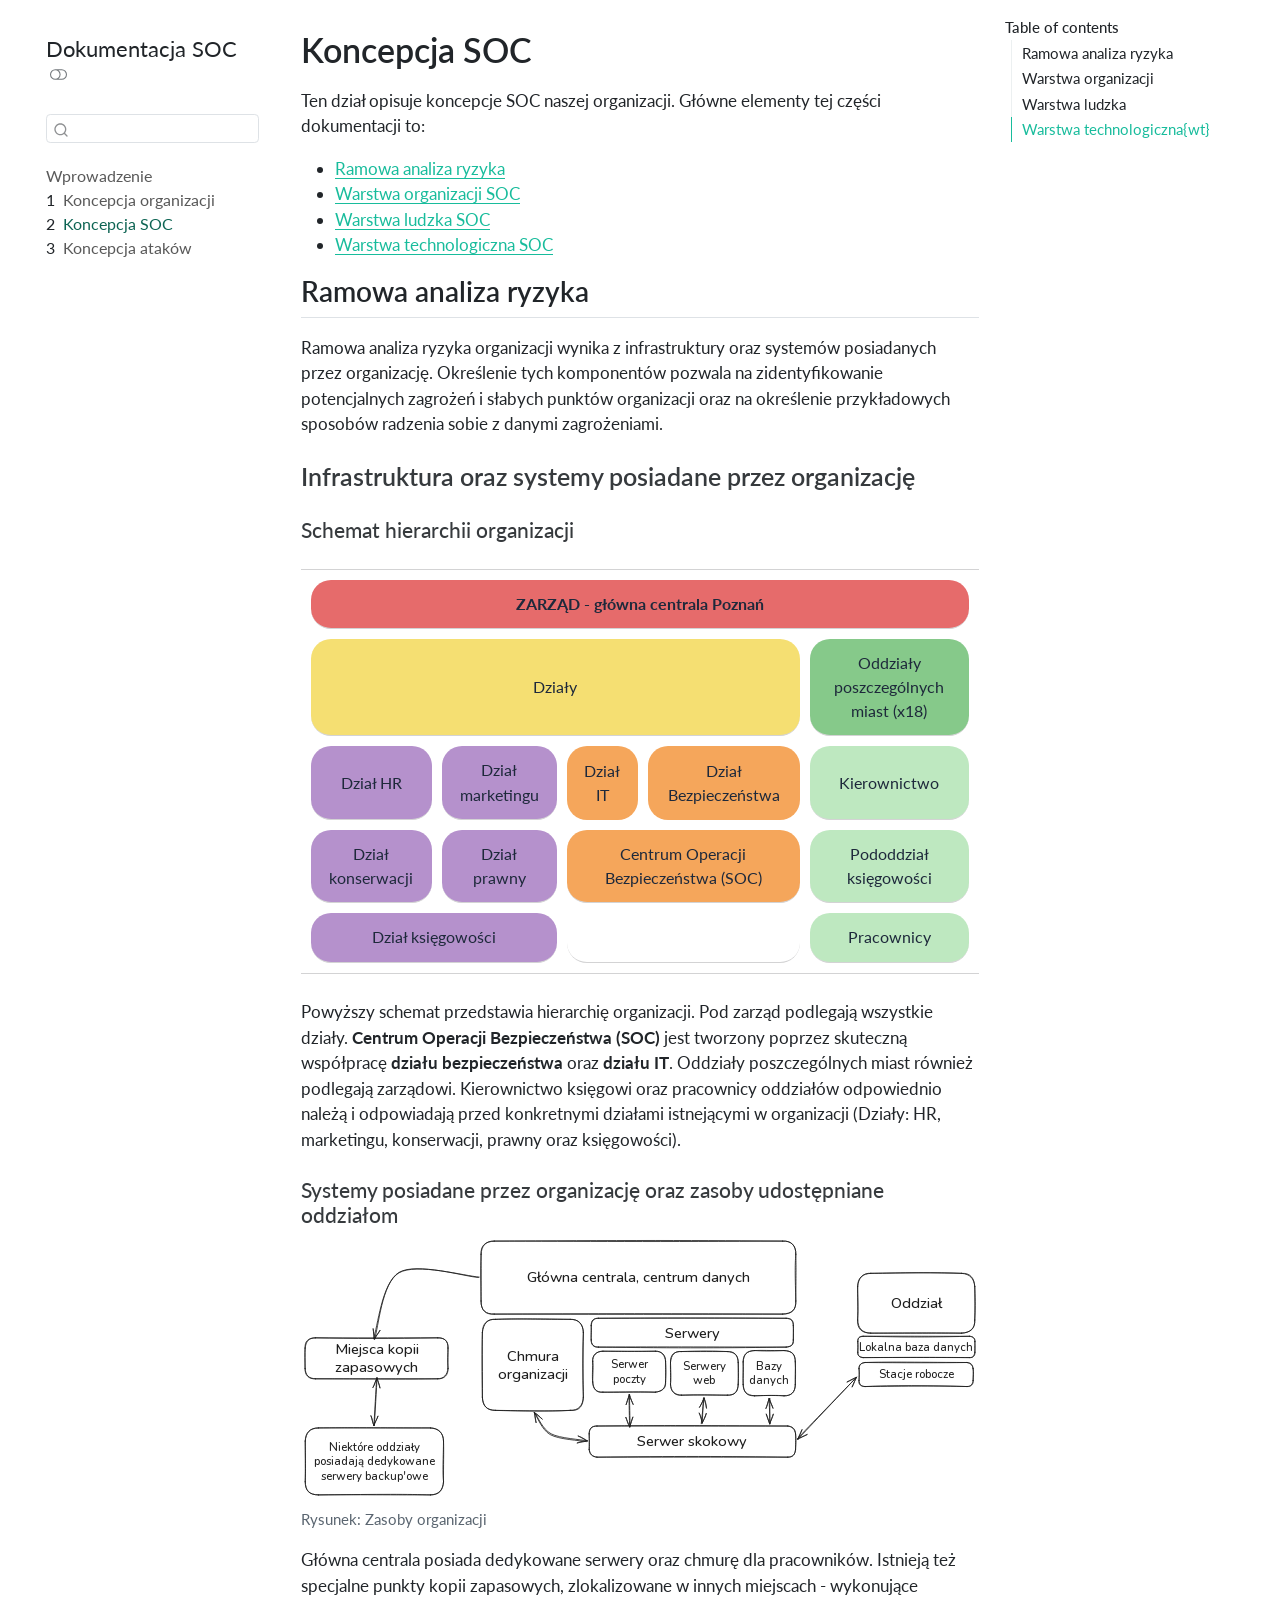
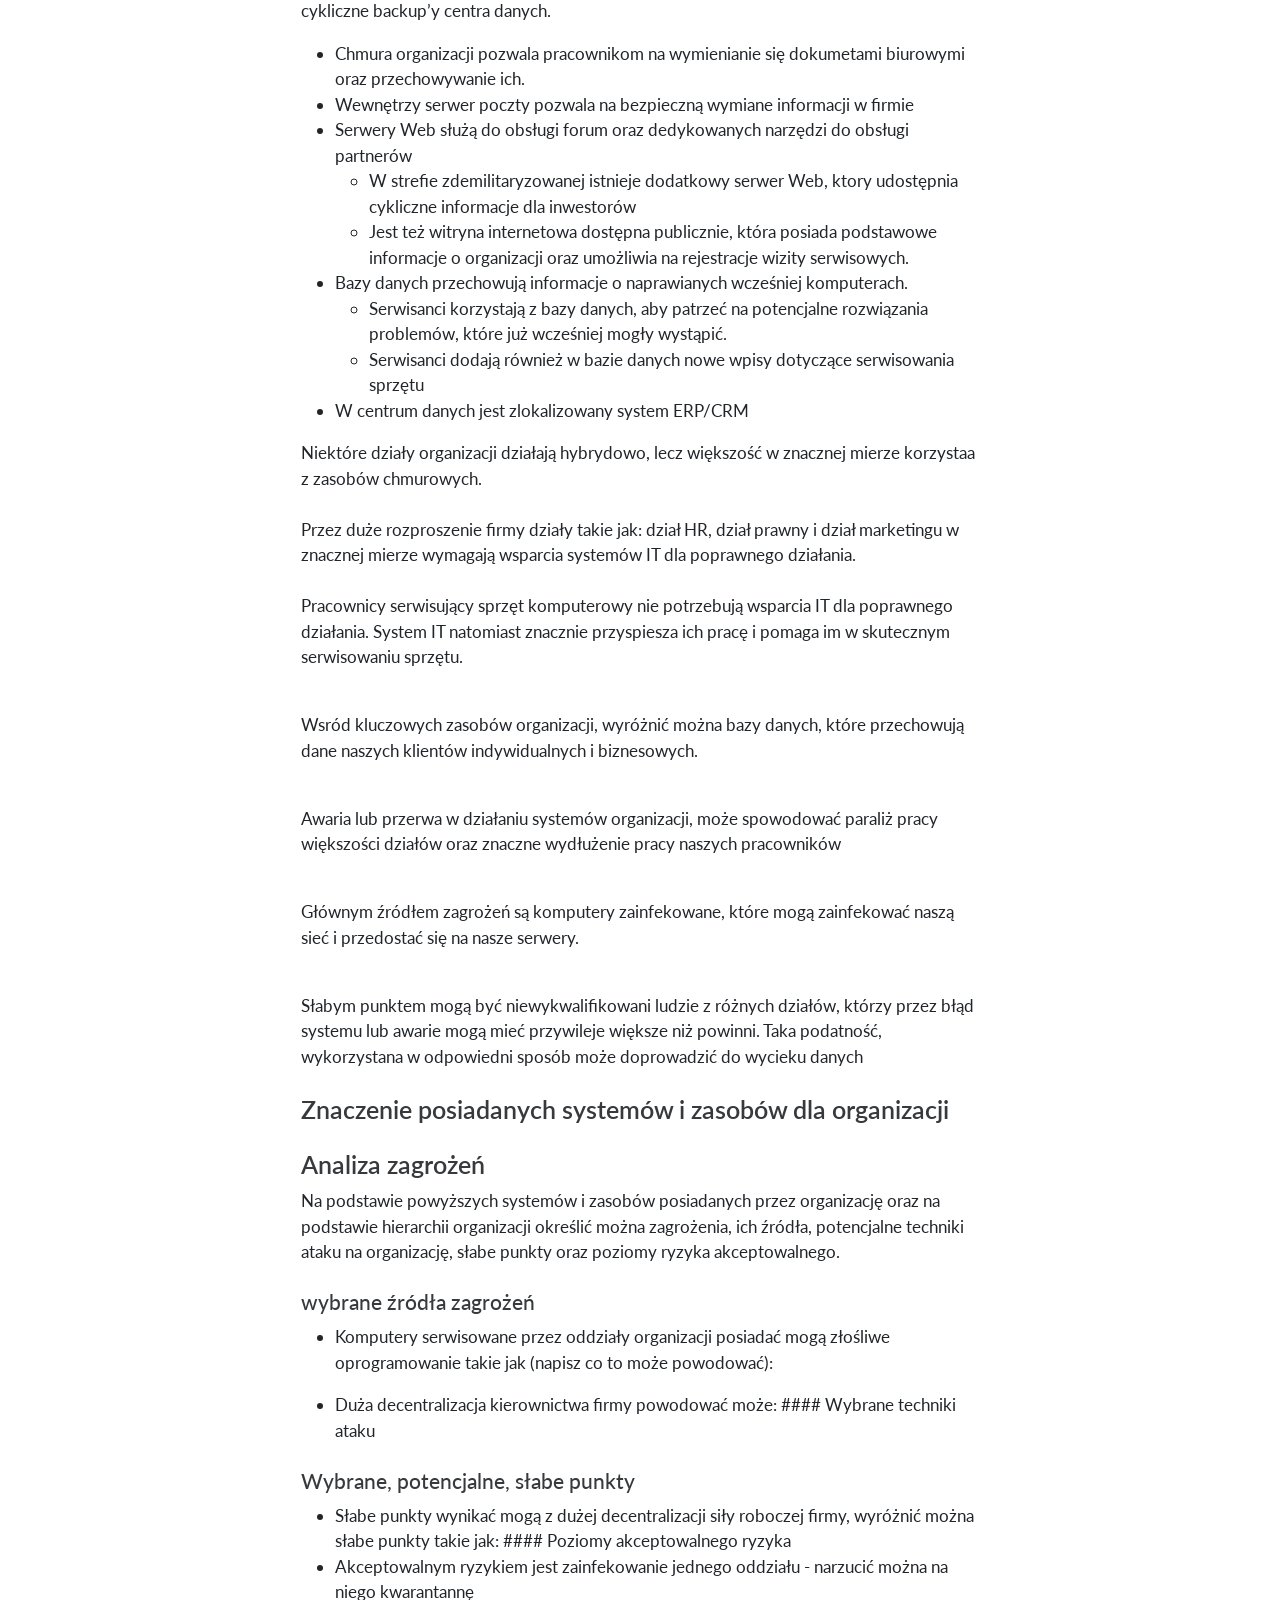
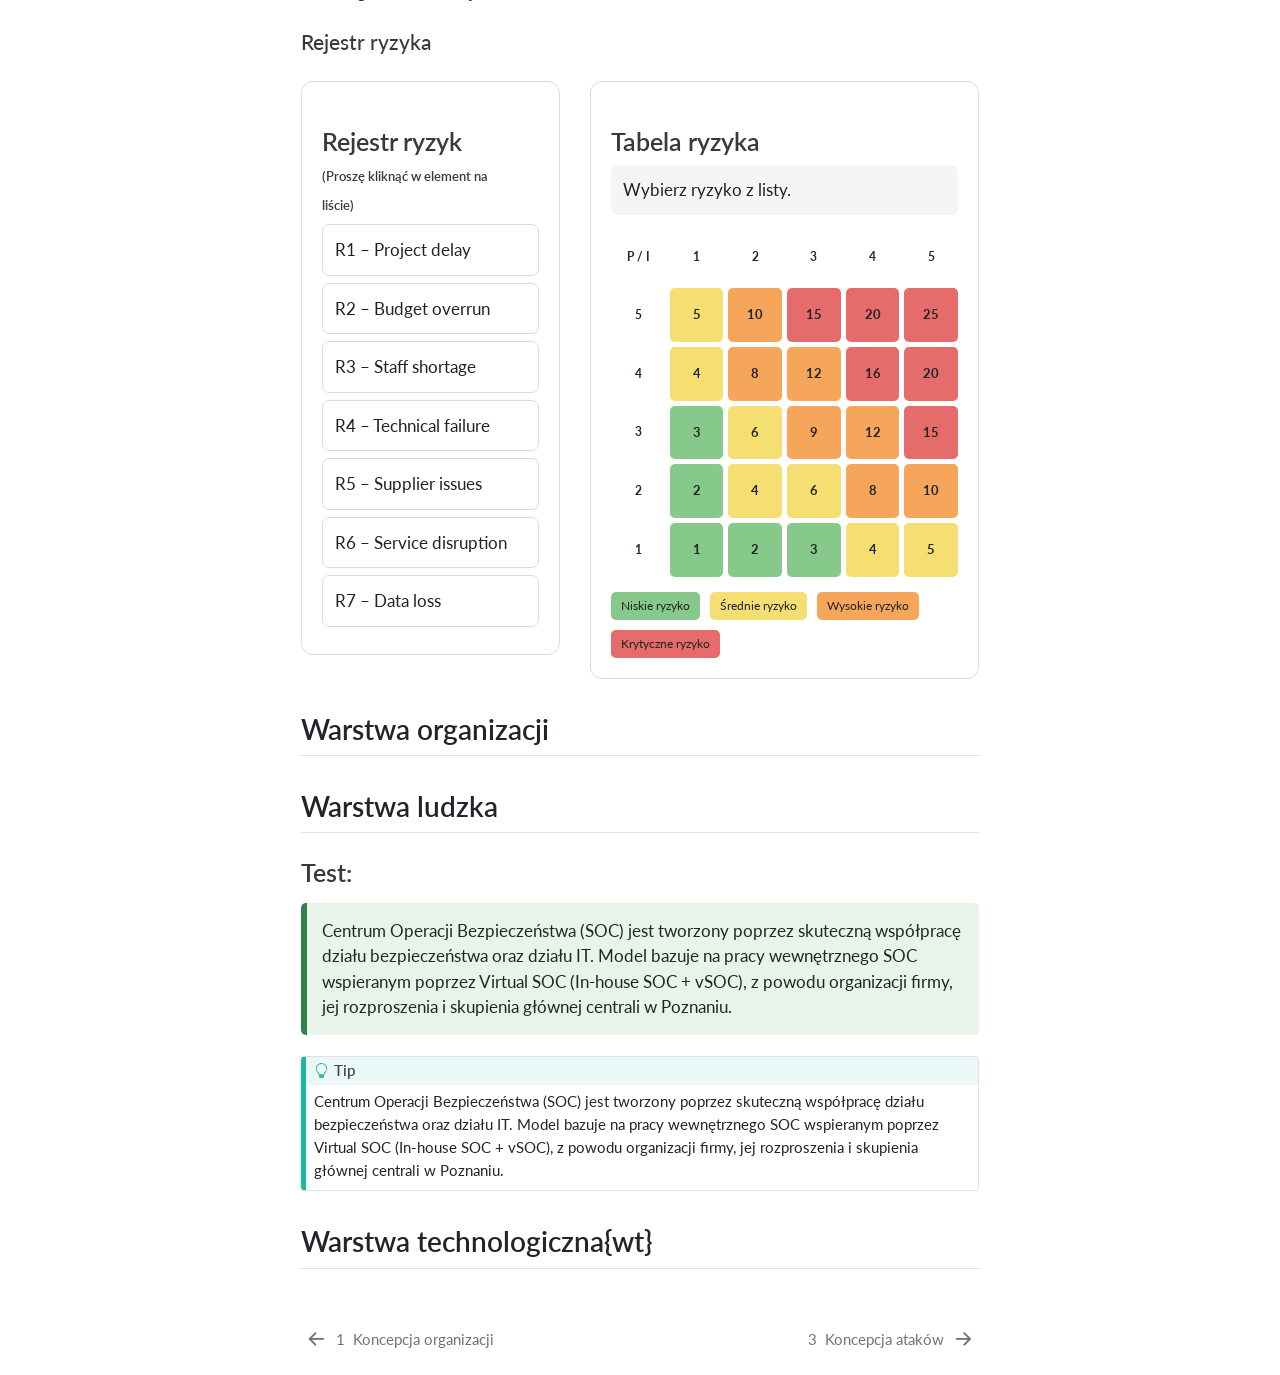
<file: docs/soc.html>
<!DOCTYPE html>
<html xmlns="http://www.w3.org/1999/xhtml" lang="en" xml:lang="en"><head>

<meta charset="utf-8">
<meta name="generator" content="quarto-1.11.9">

<meta name="viewport" content="width=device-width, initial-scale=1.0, user-scalable=yes">


<title>Koncepcja SOC – Dokumentacja SOC</title>
<style>
/* Default styles provided by pandoc.
** See https://pandoc.org/MANUAL.html#variables-for-html for config info.
*/
span.smallcaps{font-variant: small-caps;}
div.columns{display: flex; gap: 1.5em;}
div.column{flex: auto;}
@media screen {
div.columns{gap: min(4vw, 1.5em);}
div.column{overflow-x: auto;}
}
div.hanging-indent{margin-left: 1.5em; text-indent: -1.5em;}
ul.task-list{list-style: none;}
ul.task-list li input[type="checkbox"] {
  width: 0.8em;
  margin: 0 0.8em 0.2em -1em; /* quarto-specific, see https://github.com/quarto-dev/quarto-cli/issues/4556 */ 
  vertical-align: middle;
}
</style>


<script src="site_libs/quarto-nav/quarto-nav.js"></script>
<script src="site_libs/quarto-nav/headroom.min.js"></script>
<script src="site_libs/clipboard/clipboard.min.js"></script>
<script src="site_libs/quarto-search/autocomplete.umd.js"></script>
<script src="site_libs/quarto-search/fuse.min.js"></script>
<script src="site_libs/quarto-search/quarto-search.js"></script>
<meta name="quarto:offset" content="./">
<link href="./atak.html" rel="next">
<link href="./publiczny.html" rel="prev">
<script src="site_libs/quarto-html/quarto.js" type="module"></script>
<script src="site_libs/quarto-html/tabsets/tabsets.js" type="module"></script>
<script src="site_libs/quarto-html/scrollable-regions/scrollable-regions.js" type="module"></script>
<script src="site_libs/quarto-html/popper.min.js"></script>
<script src="site_libs/quarto-html/tippy.umd.min.js"></script>
<script src="site_libs/quarto-html/anchor.min.js"></script>
<link href="site_libs/quarto-html/tippy.css" rel="stylesheet">
<link href="site_libs/quarto-html/quarto-syntax-highlighting-63b5708e65d6cd79cd7618c58d0c21e7.css" rel="stylesheet" class="quarto-color-scheme" id="quarto-text-highlighting-styles">
<link href="site_libs/quarto-html/quarto-syntax-highlighting-dark-447e42e69aaa9833c0ba1b986f430b20.css" rel="stylesheet" class="quarto-color-scheme quarto-color-alternate" id="quarto-text-highlighting-styles">
<link href="site_libs/quarto-html/quarto-syntax-highlighting-63b5708e65d6cd79cd7618c58d0c21e7.css" rel="stylesheet" class="quarto-color-scheme-extra" id="quarto-text-highlighting-styles">
<script src="site_libs/bootstrap/bootstrap.min.js"></script>
<link href="site_libs/bootstrap/bootstrap-icons.css" rel="stylesheet">
<link href="site_libs/bootstrap/bootstrap-2ceeb721246cfef7b225c4d2d7cd7b65.min.css" rel="stylesheet" append-hash="true" class="quarto-color-scheme" id="quarto-bootstrap" data-mode="light">
<link href="site_libs/bootstrap/bootstrap-dark-fefff8e186b1516f209931e3da63af10.min.css" rel="stylesheet" append-hash="true" class="quarto-color-scheme quarto-color-alternate" id="quarto-bootstrap" data-mode="dark">
<link href="site_libs/bootstrap/bootstrap-2ceeb721246cfef7b225c4d2d7cd7b65.min.css" rel="stylesheet" append-hash="true" class="quarto-color-scheme-extra" id="quarto-bootstrap" data-mode="light">
<script id="quarto-search-options" type="application/json">{
  "location": "sidebar",
  "copy-button": false,
  "collapse-after": 3,
  "panel-placement": "start",
  "type": "textbox",
  "limit": 50,
  "keyboard-shortcut": [
    "f",
    "/",
    "s"
  ],
  "show-item-context": false,
  "language": {
    "search-no-results-text": "No results",
    "search-matching-documents-text": "matching documents",
    "search-copy-link-title": "Copy link to search",
    "search-hide-matches-text": "Hide additional matches",
    "search-more-match-text": "more match in this document",
    "search-more-matches-text": "more matches in this document",
    "search-clear-button-title": "Clear",
    "search-text-placeholder": "",
    "search-detached-cancel-button-title": "Cancel",
    "search-submit-button-title": "Submit",
    "search-label": "Search"
  }
}</script>


<link rel="stylesheet" href="tools/hierarchia.css">
<link rel="stylesheet" href="tools/riskRegister.css">
<link rel="stylesheet" href="tools/coloring.css">
</head>

<body class="nav-sidebar floating quarto-light"><a id="quarto-skip-link" class="visually-hidden-focusable" href="#quarto-document-content">Skip to main content</a><script id="quarto-html-before-body" type="application/javascript">
    const toggleBodyColorMode = (bsSheetEl) => {
      const mode = bsSheetEl.getAttribute("data-mode");
      const bodyEl = window.document.querySelector("body");
      if (mode === "dark") {
        bodyEl.classList.add("quarto-dark");
        bodyEl.classList.remove("quarto-light");
      } else {
        bodyEl.classList.add("quarto-light");
        bodyEl.classList.remove("quarto-dark");
      }
    }
    const toggleBodyColorPrimary = () => {
      const bsSheetEl = window.document.querySelector("link#quarto-bootstrap:not([rel=disabled-stylesheet])");
      if (bsSheetEl) {
        toggleBodyColorMode(bsSheetEl);
      }
    }
    const setColorSchemeToggle = (alternate) => {
      const toggles = window.document.querySelectorAll('.quarto-color-scheme-toggle');
      for (let i=0; i < toggles.length; i++) {
        const toggle = toggles[i];
        if (toggle) {
          toggle.setAttribute("aria-checked", alternate ? "true" : "false");
          if (alternate) {
            toggle.classList.add("alternate");
          } else {
            toggle.classList.remove("alternate");
          }
        }
      }
    };
    const toggleColorMode = (alternate) => {
      // Switch the stylesheets
      const primaryStylesheets = window.document.querySelectorAll('link.quarto-color-scheme:not(.quarto-color-alternate)');
      const alternateStylesheets = window.document.querySelectorAll('link.quarto-color-scheme.quarto-color-alternate');
      manageTransitions('#quarto-margin-sidebar .nav-link', false);
      if (alternate) {
        // note: dark is layered on light, we don't disable primary!
        enableStylesheet(alternateStylesheets);
        for (const sheetNode of alternateStylesheets) {
          if (sheetNode.id === "quarto-bootstrap") {
            toggleBodyColorMode(sheetNode);
          }
        }
      } else {
        disableStylesheet(alternateStylesheets);
        enableStylesheet(primaryStylesheets)
        toggleBodyColorPrimary();
      }
      manageTransitions('#quarto-margin-sidebar .nav-link', true);
      // Switch the toggles
      setColorSchemeToggle(alternate)
    }
    // Hack to workaround the fact that safari doesn't
    // properly recolor the scrollbar when toggling (#1455).
    // Not run on load: stylesheets are set before first paint there, and
    // scrolling would undo the scroll to a URL fragment (#14973).
    // The one pixel nudge keeps the reader where they were.
    const refreshSafariScrollbar = () => {
      if (navigator.userAgent.indexOf('Safari') > 0 && navigator.userAgent.indexOf('Chrome') == -1) {
        manageTransitions("body", false);
        const scrollY = window.scrollY;
        window.scrollTo(0, scrollY > 0 ? scrollY - 1 : 1);
        setTimeout(() => {
          window.scrollTo(0, scrollY);
          manageTransitions("body", true);
        }, 40);
      }
    }
    const disableStylesheet = (stylesheets) => {
      for (let i=0; i < stylesheets.length; i++) {
        const stylesheet = stylesheets[i];
        stylesheet.rel = 'disabled-stylesheet';
      }
    }
    const enableStylesheet = (stylesheets) => {
      for (let i=0; i < stylesheets.length; i++) {
        const stylesheet = stylesheets[i];
        if(stylesheet.rel !== 'stylesheet') { // for Chrome, which will still FOUC without this check
          stylesheet.rel = 'stylesheet';
        }
      }
    }
    const manageTransitions = (selector, allowTransitions) => {
      const els = window.document.querySelectorAll(selector);
      for (let i=0; i < els.length; i++) {
        const el = els[i];
        if (allowTransitions) {
          el.classList.remove('notransition');
        } else {
          el.classList.add('notransition');
        }
      }
    }
    const isFileUrl = () => {
      return window.location.protocol === 'file:';
    }
    const hasAlternateSentinel = () => {
      let styleSentinel = getColorSchemeSentinel();
      if (styleSentinel !== null) {
        return styleSentinel === "alternate";
      } else {
        return false;
      }
    }
    const setStyleSentinel = (alternate) => {
      const value = alternate ? "alternate" : "default";
      if (!isFileUrl()) {
        window.localStorage.setItem("quarto-color-scheme", value);
      } else {
        localAlternateSentinel = value;
      }
    }
    const getColorSchemeSentinel = () => {
      if (!isFileUrl()) {
        const storageValue = window.localStorage.getItem("quarto-color-scheme");
        return storageValue != null ? storageValue : localAlternateSentinel;
      } else {
        return localAlternateSentinel;
      }
    }
    const toggleGiscusIfUsed = (isAlternate, darkModeDefault) => {
      const baseTheme = document.querySelector('#giscus-base-theme')?.value ?? 'light';
      const alternateTheme = document.querySelector('#giscus-alt-theme')?.value ?? 'dark';
      let newTheme = '';
      if(authorPrefersDark) {
        newTheme = isAlternate ? baseTheme : alternateTheme;
      } else {
        newTheme = isAlternate ? alternateTheme : baseTheme;
      }
      const changeGiscusTheme = () => {
        // From: https://github.com/giscus/giscus/issues/336
        const sendMessage = (message) => {
          const iframe = document.querySelector('iframe.giscus-frame');
          if (!iframe) return;
          iframe.contentWindow.postMessage({ giscus: message }, 'https://giscus.app');
        }
        sendMessage({
          setConfig: {
            theme: newTheme
          }
        });
      }
      const isGiscussLoaded = window.document.querySelector('iframe.giscus-frame') !== null;
      if (isGiscussLoaded) {
        changeGiscusTheme();
      }
    };
    const authorPrefersDark = false;
    const darkModeDefault = authorPrefersDark;
      document.querySelector('link#quarto-text-highlighting-styles.quarto-color-scheme-extra').rel = 'disabled-stylesheet';
      document.querySelector('link#quarto-bootstrap.quarto-color-scheme-extra').rel = 'disabled-stylesheet';
    let localAlternateSentinel = darkModeDefault ? 'alternate' : 'default';
    // Dark / light mode switch
    window.quartoToggleColorScheme = () => {
      // Read the current dark / light value
      let toAlternate = !hasAlternateSentinel();
      toggleColorMode(toAlternate);
      refreshSafariScrollbar();
      setStyleSentinel(toAlternate);
      toggleGiscusIfUsed(toAlternate, darkModeDefault);
      window.dispatchEvent(new Event('resize'));
    };
    // Switch to dark mode if need be
    if (hasAlternateSentinel()) {
      toggleColorMode(true);
    } else {
      toggleColorMode(false);
    }
  </script>

<div id="quarto-search-results"></div>
  <header id="quarto-header" class="headroom fixed-top">
  <nav class="quarto-secondary-nav" aria-label="Toolbar">
    <div class="container-fluid d-flex">
      <button type="button" class="quarto-btn-toggle btn" data-bs-toggle="collapse" role="button" data-bs-target=".quarto-sidebar-collapse-item" aria-controls="quarto-sidebar" aria-expanded="false" aria-label="Toggle sidebar navigation" onclick="if (window.quartoToggleHeadroom) { window.quartoToggleHeadroom(); }">
        <i class="bi bi-layout-text-sidebar-reverse"></i>
      </button>
        <nav class="quarto-page-breadcrumbs" aria-label="Breadcrumbs"><ol class="breadcrumb"><li class="breadcrumb-item"><a href="./soc.html"><span class="chapter-number">2</span>&nbsp; <span class="chapter-title">Koncepcja SOC</span></a></li></ol></nav>
        <a class="flex-grow-1" data-bs-toggle="collapse" data-bs-target=".quarto-sidebar-collapse-item" onclick="if (window.quartoToggleHeadroom) { window.quartoToggleHeadroom(); }">      
        </a>
      <button type="button" class="btn quarto-search-button" aria-label="Search" onclick="window.quartoOpenSearch();">
        <i class="bi bi-search"></i>
      </button>
    </div>
  </nav>
</header>
<!-- content -->
<div id="quarto-content" class="quarto-container page-columns page-rows-contents page-layout-article">
<!-- sidebar -->
  <nav id="quarto-sidebar" class="sidebar collapse collapse-horizontal quarto-sidebar-collapse-item sidebar-navigation floating overflow-auto" aria-label="Site">
    <div class="pt-lg-2 mt-2 text-left sidebar-header">
    <div class="sidebar-title mb-0 py-0">
      <a href="./">Dokumentacja SOC</a> 
        <div class="sidebar-tools-main">
  <button type="button" role="switch" aria-checked="false" class="quarto-color-scheme-toggle quarto-navigation-tool  px-1" onclick="window.quartoToggleColorScheme(); return false;" title="Toggle dark mode" aria-label="Toggle dark mode"><i class="bi"></i></button>
</div>
    </div>
      </div>
        <div class="mt-2 flex-shrink-0 align-items-center">
        <div class="sidebar-search">
        <div id="quarto-search" class="" title="Search"></div>
        </div>
        </div>
    <div class="sidebar-menu-container"> 
    <ul class="list-unstyled mt-1">
        <li class="sidebar-item">
  <div class="sidebar-item-container"> 
  <a href="./index.html" class="sidebar-item-text sidebar-link">
 <span class="menu-text">Wprowadzenie</span></a>
  </div>
</li>
        <li class="sidebar-item">
  <div class="sidebar-item-container"> 
  <a href="./publiczny.html" class="sidebar-item-text sidebar-link">
 <span class="menu-text"><span class="chapter-number">1</span>&nbsp; <span class="chapter-title">Koncepcja organizacji</span></span></a>
  </div>
</li>
        <li class="sidebar-item">
  <div class="sidebar-item-container"> 
  <a href="./soc.html" class="sidebar-item-text sidebar-link active">
 <span class="menu-text"><span class="chapter-number">2</span>&nbsp; <span class="chapter-title">Koncepcja SOC</span></span></a>
  </div>
</li>
        <li class="sidebar-item">
  <div class="sidebar-item-container"> 
  <a href="./atak.html" class="sidebar-item-text sidebar-link">
 <span class="menu-text"><span class="chapter-number">3</span>&nbsp; <span class="chapter-title">Koncepcja ataków</span></span></a>
  </div>
</li>
    </ul>
    </div>
</nav>
<div id="quarto-sidebar-glass" class="quarto-sidebar-collapse-item" data-bs-toggle="collapse" data-bs-target=".quarto-sidebar-collapse-item"></div>
<!-- margin-sidebar -->
    <div id="quarto-margin-sidebar" class="sidebar margin-sidebar">
        <nav id="TOC" role="doc-toc" aria-labelledby="toc-title" class="toc-active">
    <h2 id="toc-title">Table of contents</h2>
   
  <ul>
  <li><a href="#rar" id="toc-rar" class="nav-link active" data-scroll-target="#rar">Ramowa analiza ryzyka</a>
  <ul class="collapse">
  <li><a href="#sec-infrastruktura" id="toc-sec-infrastruktura" class="nav-link" data-scroll-target="#sec-infrastruktura">Infrastruktura oraz systemy posiadane przez organizację</a></li>
  <li><a href="#znaczenie-posiadanych-systemów-i-zasobów-dla-organizacji" id="toc-znaczenie-posiadanych-systemów-i-zasobów-dla-organizacji" class="nav-link" data-scroll-target="#znaczenie-posiadanych-systemów-i-zasobów-dla-organizacji">Znaczenie posiadanych systemów i zasobów dla organizacji</a></li>
  <li><a href="#analiza-zagrożeń" id="toc-analiza-zagrożeń" class="nav-link" data-scroll-target="#analiza-zagrożeń">Analiza zagrożeń</a></li>
  </ul></li>
  <li><a href="#wos" id="toc-wos" class="nav-link" data-scroll-target="#wos">Warstwa organizacji</a></li>
  <li><a href="#wl" id="toc-wl" class="nav-link" data-scroll-target="#wl">Warstwa ludzka</a>
  <ul class="collapse">
  <li><a href="#test" id="toc-test" class="nav-link" data-scroll-target="#test">Test:</a></li>
  </ul></li>
  <li><a href="#warstwa-technologicznawt" id="toc-warstwa-technologicznawt" class="nav-link" data-scroll-target="#warstwa-technologicznawt">Warstwa technologiczna{wt}</a></li>
  </ul>
</nav>
    </div>
<!-- main -->
<main class="content" id="quarto-document-content" tabindex="-1">


<header id="title-block-header" class="quarto-title-block default">
<div class="quarto-title">
<h1 class="title"><span class="chapter-title">Koncepcja SOC</span></h1>
</div>



<div class="quarto-title-meta">

    
  
    
  </div>
  


</header>


<p>Ten dział opisuje koncepcje SOC naszej organizacji. Główne elementy tej części dokumentacji to:</p>
<ul>
<li><a href="#rar">Ramowa analiza ryzyka</a></li>
<li><a href="#wos">Warstwa organizacji SOC</a></li>
<li><a href="#wl">Warstwa ludzka SOC</a></li>
<li><a href="#wt">Warstwa technologiczna SOC</a></li>
</ul>
<section id="rar" class="level2">
<h2 class="anchored" data-anchor-id="rar">Ramowa analiza ryzyka</h2>
<p>Ramowa analiza ryzyka organizacji wynika z infrastruktury oraz systemów posiadanych przez organizację. Określenie tych komponentów pozwala na zidentyfikowanie potencjalnych zagrożeń i słabych punktów organizacji oraz na określenie przykładowych sposobów radzenia sobie z danymi zagrożeniami.</p>
<section id="sec-infrastruktura" class="level3">
<h3 class="anchored" data-anchor-id="sec-infrastruktura">Infrastruktura oraz systemy posiadane przez organizację</h3>
<section id="schemat-hierarchii-organizacji" class="level4">
<h4 class="anchored" data-anchor-id="schemat-hierarchii-organizacji">Schemat hierarchii organizacji</h4>
<table class="custom-grid-table caption-top table">
<tbody>
<tr class="odd">
<th colspan="6" class="layer-coral" data-quarto-table-cell-role="th">ZARZĄD - główna centrala Poznań</th>
</tr>
<tr class="even">
<td colspan="4" class="layer-banana">Działy</td>
<td colspan="2" class="layer-mint">Oddziały poszczególnych miast (x18)</td>
</tr>
<tr class="odd">
<td class="layer-plum">Dział HR</td>
<td class="layer-plum">Dział marketingu</td>
<td class="layer-apricot" style="border-radius: 20px 20px 0 0; border-bottom: none; padding-bottom: 6px">Dział IT</td>
<td class="layer-apricot" style="border-radius: 20px 20px 0 0; border-bottom: none; padding-bottom: 6px">Dział Bezpieczeństwa</td>
<td colspan="2" class="layer-mint-lighter">Kierownictwo</td>
</tr>
<tr class="even">
<td class="layer-plum">Dział konserwacji</td>
<td class="layer-plum">Dział prawny</td>
<td colspan="2" class="layer-apricot" style="border-radius: 0 0 20px 20px; border-top: none; padding-top: 6px">Centrum Operacji Bezpieczeństwa (SOC)</td>
<td colspan="2" class="layer-mint-lighter">Pododdział księgowości</td>
</tr>
<tr class="odd">
<td colspan="2" class="layer-plum">Dział księgowości</td>
<td colspan="2"></td>
<td colspan="2" class="layer-mint-lighter">Pracownicy</td>
</tr>
</tbody>
</table>
<p>Powyższy schemat przedstawia hierarchię organizacji. Pod zarząd podlegają wszystkie działy. <strong>Centrum Operacji Bezpieczeństwa (SOC)</strong> jest tworzony poprzez skuteczną współpracę <strong>działu bezpieczeństwa</strong> oraz <strong>działu IT</strong>. Oddziały poszczególnych miast również podlegają zarządowi. Kierownictwo księgowi oraz pracownicy oddziałów odpowiednio należą i odpowiadają przed konkretnymi działami istnejącymi w organizacji (Działy: HR, marketingu, konserwacji, prawny oraz księgowości).</p>
</section>
<section id="systemy-posiadane-przez-organizację-oraz-zasoby-udostępniane-oddziałom" class="level4">
<h4 class="anchored" data-anchor-id="systemy-posiadane-przez-organizację-oraz-zasoby-udostępniane-oddziałom">Systemy posiadane przez organizację oraz zasoby udostępniane oddziałom</h4>
<div class="quarto-figure quarto-figure-center">
  <figure class="figure">
    <!-- Obrazek widoczny w trybie jasnym -->
    <img src="images/serweryZasoby.svg" class="img-fluid figure-img light-content" alt="Zasoby organizacji" style="width: 100%;">
    
    <!-- Obrazek widoczny w trybie ciemnym -->
    <img src="images/serwerZasoby_dark.svg" class="img-fluid figure-img dark-content" alt="Zasoby organizacji" style="width: 100%;">
    
    <figcaption class="figure-caption">Rysunek: Zasoby organizacji</figcaption>
  </figure>
</div>
<p>Główna centrala posiada dedykowane serwery oraz chmurę dla pracowników. Istnieją też specjalne punkty kopii zapasowych, zlokalizowane w innych miejscach - wykonujące cykliczne backup’y centra danych.</p>
<ul>
<li>Chmura organizacji pozwala pracownikom na wymienianie się dokumetami biurowymi oraz przechowywanie ich.</li>
<li>Wewnętrzy serwer poczty pozwala na bezpieczną wymiane informacji w firmie</li>
<li>Serwery Web służą do obsługi forum oraz dedykowanych narzędzi do obsługi partnerów
<ul>
<li>W strefie zdemilitaryzowanej istnieje dodatkowy serwer Web, ktory udostępnia cykliczne informacje dla inwestorów</li>
<li>Jest też witryna internetowa dostępna publicznie, która posiada podstawowe informacje o organizacji oraz umożliwia na rejestracje wizity serwisowych.</li>
</ul></li>
<li>Bazy danych przechowują informacje o naprawianych wcześniej komputerach.
<ul>
<li>Serwisanci korzystają z bazy danych, aby patrzeć na potencjalne rozwiązania problemów, które już wcześniej mogły wystąpić.</li>
<li>Serwisanci dodają również w bazie danych nowe wpisy dotyczące serwisowania sprzętu</li>
</ul></li>
<li>W centrum danych jest zlokalizowany system ERP/CRM</li>
</ul>
<p>Niektóre działy organizacji działają hybrydowo, lecz większość w znacznej mierze korzystaa z zasobów chmurowych.<br><br> Przez duże rozproszenie firmy działy takie jak: dział HR, dział prawny i dział marketingu w znacznej mierze wymagają wsparcia systemów IT dla poprawnego działania.<br><br> Pracownicy serwisujący sprzęt komputerowy nie potrzebują wsparcia IT dla poprawnego działania. System IT natomiast znacznie przyspiesza ich pracę i pomaga im w skutecznym serwisowaniu sprzętu.<br><br></p>
<p>Wsród kluczowych zasobów organizacji, wyróżnić można bazy danych, które przechowują dane naszych klientów indywidualnych i biznesowych.<br><br></p>
<p>Awaria lub przerwa w działaniu systemów organizacji, może spowodować paraliż pracy większości działów oraz znaczne wydłużenie pracy naszych pracowników <br><br></p>
<p>Głównym źródłem zagrożeń są komputery zainfekowane, które mogą zainfekować naszą sieć i przedostać się na nasze serwery. <br><br></p>
<p>Słabym punktem mogą być niewykwalifikowani ludzie z różnych działów, którzy przez błąd systemu lub awarie mogą mieć przywileje większe niż powinni. Taka podatność, wykorzystana w odpowiedni sposób może doprowadzić do wycieku danych <br></p>
</section>
</section>
<section id="znaczenie-posiadanych-systemów-i-zasobów-dla-organizacji" class="level3">
<h3 class="anchored" data-anchor-id="znaczenie-posiadanych-systemów-i-zasobów-dla-organizacji">Znaczenie posiadanych systemów i zasobów dla organizacji</h3>
</section>
<section id="analiza-zagrożeń" class="level3">
<h3 class="anchored" data-anchor-id="analiza-zagrożeń">Analiza zagrożeń</h3>
<p>Na podstawie powyższych systemów i zasobów posiadanych przez organizację oraz na podstawie hierarchii organizacji określić można zagrożenia, ich źródła, potencjalne techniki ataku na organizację, słabe punkty oraz poziomy ryzyka akceptowalnego.</p>
<section id="wybrane-źródła-zagrożeń" class="level4">
<h4 class="anchored" data-anchor-id="wybrane-źródła-zagrożeń">wybrane źródła zagrożeń</h4>
<ul>
<li><p>Komputery serwisowane przez oddziały organizacji posiadać mogą złośliwe oprogramowanie takie jak (napisz co to może powodować):</p></li>
<li><p>Duża decentralizacja kierownictwa firmy powodować może: #### Wybrane techniki ataku</p></li>
</ul>
</section>
<section id="wybrane-potencjalne-słabe-punkty" class="level4">
<h4 class="anchored" data-anchor-id="wybrane-potencjalne-słabe-punkty">Wybrane, potencjalne, słabe punkty</h4>
<ul>
<li>Słabe punkty wynikać mogą z dużej decentralizacji siły roboczej firmy, wyróżnić można słabe punkty takie jak: #### Poziomy akceptowalnego ryzyka</li>
<li>Akceptowalnym ryzykiem jest zainfekowanie jednego oddziału - narzucić można na niego kwarantannę</li>
</ul>
</section>
<section id="rejestr-ryzyka" class="level4">
<h4 class="anchored">Rejestr ryzyka</h4>
<div class="risk-dashboard">
  <div class="risk-list">
    <h3 class="anchored" data-anchor-id="rejestr-ryzyka">Rejestr ryzyk <br><span style="font-size: 0.75rem">(Proszę kliknąć w element na liście)<span></span></span></h3>
    <div id="risk-list"></div>
  </div>

  <div class="risk-panel">
    <h3 class="anchored">Tabela ryzyka</h3>
    <div id="selected-info">Wybierz ryzyko z listy.</div>
    <div id="risk-matrix"></div>
    <div class="risk-legend">
      <span class="low">Niskie ryzyko</span>
      <span class="medium">Średnie ryzyko</span>
      <span class="high">Wysokie ryzyko</span>
      <span class="critical">Krytyczne ryzyko</span>
    </div>
  </div>
</div>

<script src="tools/riskRegister.js"></script>
</section>
</section>
</section>
<section id="wos" class="level2">
<h2 class="anchored" data-anchor-id="wos">Warstwa organizacji</h2>
</section>
<section id="wl" class="level2">
<h2 class="anchored" data-anchor-id="wl">Warstwa ludzka</h2>
<section id="test" class="level3">
<h3 class="anchored" data-anchor-id="test">Test:</h3>
<section class="tipBox-green">
Centrum Operacji Bezpieczeństwa (SOC) jest tworzony poprzez skuteczną współpracę
działu bezpieczeństwa oraz działu IT. Model bazuje na pracy wewnętrznego SOC
wspieranym poprzez Virtual SOC (In-house SOC + vSOC), z powodu organizacji
firmy, jej rozproszenia i skupienia głównej centrali w Poznaniu.
</section>
<div class="callout callout-style-default callout-tip callout-titled">
<div class="callout-header d-flex align-content-center">
<div class="callout-icon-container">
<i class="callout-icon"></i>
</div>
<div class="callout-title-container flex-fill">
Tip
</div>
</div>
<div class="callout-body-container callout-body">
<p>Centrum Operacji Bezpieczeństwa (SOC) jest tworzony poprzez skuteczną współpracę działu bezpieczeństwa oraz działu IT. Model bazuje na pracy wewnętrznego SOC wspieranym poprzez Virtual SOC (In-house SOC + vSOC), z powodu organizacji firmy, jej rozproszenia i skupienia głównej centrali w Poznaniu.</p>
</div>
</div>
</section>
</section>
<section id="warstwa-technologicznawt" class="level2">
<h2 class="anchored" data-anchor-id="warstwa-technologicznawt">Warstwa technologiczna{wt}</h2>


</section>

</main> <!-- /main -->
<script id="quarto-html-after-body" type="application/javascript">
  window.document.addEventListener("DOMContentLoaded", function (event) {
    // Ensure there is a toggle, if there isn't float one in the top right
    if (window.document.querySelector('.quarto-color-scheme-toggle') === null) {
      const toggle = window.document.createElement('button');
      toggle.type = "button";
      toggle.setAttribute("role", "switch");
      toggle.setAttribute("aria-checked", "false");
      toggle.classList.add('top-right');
      toggle.classList.add('quarto-color-scheme-toggle');
      toggle.setAttribute("aria-label", "Toggle dark mode");
      toggle.onclick = function() { try { window.quartoToggleColorScheme(); } catch {} return false; };
      const i = window.document.createElement("i");
      i.classList.add('bi');
      toggle.appendChild(i);
      // Put the toggle in a landmark of its own, so that landmark navigation
      // can reach it.
      //
      // The container is always a fresh direct child of body, and the toggle is
      // never moved into page furniture that the theme or the author controls.
      // The toggle is positioned against the page, so any ancestor that
      // establishes a containing block captures it: a positioned element or a
      // grid for position: absolute, and transform, filter, will-change or
      // contain for position: fixed. A direct child of body has none of these
      // to inherit, and the shift when one appears is silent and visual.
      //
      // ARIA says a document should have at most one banner, and axe reports a
      // duplicate whether or not the banners carry distinct labels. So use a
      // header when the page has no banner yet, and a named region otherwise.
      //
      // A header is a banner wherever it sits, unless it is inside sectioning
      // content, so this cannot just look at the children of body: a custom
      // page layout wraps the title block header in a plain div. An explicit
      // role="banner" always counts.
      const sectioning = 'article, aside, main, nav, section, [role="article"], [role="complementary"], [role="main"], [role="navigation"], [role="region"]';
      const hasBanner = Array.from(
        window.document.querySelectorAll('header:not([role]), [role="banner"]')
      ).some(function(el) {
        return el.hasAttribute("role") || el.closest(sectioning) === null;
      });
      const container = window.document.createElement(hasBanner ? "div" : "header");
      if (hasBanner) {
        container.setAttribute("role", "region");
        container.setAttribute("aria-label", "Toggle dark mode");
      }
      container.classList.add('quarto-color-scheme-toggle-container');
      container.appendChild(toggle);
      window.document.body.appendChild(container);
    }
    setColorSchemeToggle(hasAlternateSentinel())
    const icon = "";
    const anchorJS = new window.AnchorJS();
    anchorJS.options = {
      placement: 'right',
      icon: icon
    };
    anchorJS.add('.anchored');
    const isCodeAnnotation = (el) => {
      for (const clz of el.classList) {
        if (clz.startsWith('code-annotation-')) {                     
          return true;
        }
      }
      return false;
    }
    const onCopySuccess = function(e) {
      // button target
      const button = e.trigger;
      // don't keep focus
      button.blur();
      // flash "checked"
      button.classList.add('code-copy-button-checked');
      var currentTitle = button.getAttribute("title");
      button.setAttribute("title", "Copied!");
      let tooltip;
      if (window.bootstrap) {
        button.setAttribute("data-bs-toggle", "tooltip");
        button.setAttribute("data-bs-placement", "left");
        button.setAttribute("data-bs-title", "Copied!");
        tooltip = new bootstrap.Tooltip(button, 
          { trigger: "manual", 
            customClass: "code-copy-button-tooltip",
            offset: [0, -8]});
        tooltip.show();    
      }
      setTimeout(function() {
        if (tooltip) {
          tooltip.hide();
          button.removeAttribute("data-bs-title");
          button.removeAttribute("data-bs-toggle");
          button.removeAttribute("data-bs-placement");
        }
        button.setAttribute("title", currentTitle);
        button.classList.remove('code-copy-button-checked');
      }, 1000);
      // clear code selection
      e.clearSelection();
    }
    const getTextToCopy = function(trigger) {
      const outerScaffold = trigger.parentElement.cloneNode(true);
      const codeEl = outerScaffold.querySelector('code');
      for (const childEl of codeEl.children) {
        if (isCodeAnnotation(childEl)) {
          childEl.remove();
        }
      }
      return codeEl.innerText;
    }
    const clipboard = new window.ClipboardJS('.code-copy-button:not([data-in-quarto-modal])', {
      text: getTextToCopy
    });
    clipboard.on('success', onCopySuccess);
    if (window.document.getElementById('quarto-embedded-source-code-modal')) {
      const clipboardModal = new window.ClipboardJS('.code-copy-button[data-in-quarto-modal]', {
        text: getTextToCopy,
        container: window.document.getElementById('quarto-embedded-source-code-modal')
      });
      clipboardModal.on('success', onCopySuccess);
    }
      var localhostRegex = new RegExp(/^(?:http|https):\/\/localhost\:?[0-9]*\//);
      var mailtoRegex = new RegExp(/^mailto:/);
        var filterRegex = new RegExp('/' + window.location.host + '/');
      var isInternal = (href) => {
          return filterRegex.test(href) || localhostRegex.test(href) || mailtoRegex.test(href);
      }
      // Inspect non-navigation links and adorn them if external
      window.quartoDecorateExternalLinks = function (root) {
     var links = (root || window.document).querySelectorAll('a[href]:not(.nav-link):not(.navbar-brand):not(.toc-action):not(.sidebar-link):not(.sidebar-item-toggle):not(.pagination-link):not(.no-external):not([aria-hidden]):not(.dropdown-item):not(.quarto-navigation-tool):not(.about-link)');
      for (var i=0; i<links.length; i++) {
        const link = links[i];
        if (!isInternal(link.href)) {
          // undo the damage that might have been done by quarto-nav.js in the case of
          // links that we want to consider external
          if (link.dataset.originalHref !== undefined) {
            link.href = link.dataset.originalHref;
          }
          if (!link.classList.contains('no-external-icon')) {
          }
        }
      }
      };
      window.quartoDecorateExternalLinks(window.document);
    // Esc closes the popup (WCAG 1.4.13) and focus leaving both trigger and
    // popup closes it (WCAG 2.4.11); tippy handles neither for interactive popups.
    const hideOnEscAndFocusOut = {
      name: 'hideOnEscAndFocusOut',
      defaultValue: true,
      fn(instance) {
        const dismiss = () => {
          // A show scheduled by the trigger delay would otherwise reopen it
          instance.clearDelayTimeouts();
          instance.hide();
        };
        const onKeyDown = (event) => {
          if (event.key !== 'Escape') {
            return;
          }
          // Keep Esc from also reaching page handlers (e.g. reveal.js overview),
          // except an open reveal.js slide menu, which Esc should close too.
          // The menu handles keys only when its keyboard option is on.
          const menuHandlesEsc = window.Reveal?.getPlugin?.('menu')?.isOpen() &&
            window.Reveal.getConfig().menu?.keyboard !== false;
          if (!menuHandlesEsc) {
            event.stopPropagation();
          }
          if (instance.popper.contains(window.document.activeElement)) {
            // Disabled while refocusing so the focus trigger does not reopen it
            instance.disable();
            instance.reference.focus();
            instance.enable();
          }
          dismiss();
        };
        const onFocusOut = (event) => {
          const target = event.relatedTarget;
          if (target && !instance.reference.contains(target) &&
              !instance.popper.contains(target)) {
            dismiss();
          }
        };
        // On the trigger too: a click trigger (code-annotations: select) has no
        // blur handling. Attached for the instance's lifetime so leaving the
        // trigger also cancels a show still pending on the trigger delay.
        instance.reference.addEventListener('focusout', onFocusOut);
        return {
          onShow() {
            window.document.addEventListener('keydown', onKeyDown, true);
            instance.popper.addEventListener('focusout', onFocusOut);
          },
          onHide() {
            window.document.removeEventListener('keydown', onKeyDown, true);
            instance.popper.removeEventListener('focusout', onFocusOut);
          },
          onDestroy() {
            instance.reference.removeEventListener('focusout', onFocusOut);
          },
        };
      },
    };
    function tippyHover(el, contentFn, onTriggerFn, onUntriggerFn) {
      const config = {
        allowHTML: true,
        maxWidth: 500,
        delay: 100,
        arrow: false,
        appendTo: function(el) {
            return el.parentElement;
        },
        interactive: true,
        interactiveBorder: 10,
        theme: 'quarto',
        placement: 'bottom-start',
        plugins: [hideOnEscAndFocusOut],
      };
      if (contentFn) {
        config.content = contentFn;
      }
      if (onTriggerFn) {
        config.onTrigger = onTriggerFn;
      }
      if (onUntriggerFn) {
        config.onUntrigger = onUntriggerFn;
      }
      window.tippy(el, config); 
    }
    const noterefs = window.document.querySelectorAll('a[role="doc-noteref"]');
    for (var i=0; i<noterefs.length; i++) {
      const ref = noterefs[i];
      tippyHover(ref, function() {
        // use id or data attribute instead here
        let href = ref.getAttribute('data-footnote-href') || ref.getAttribute('href');
        try { href = new URL(href).hash; } catch {}
        const id = href.replace(/^#\/?/, "");
        const note = window.document.getElementById(id);
        if (note) {
          return note.innerHTML;
        } else {
          return "";
        }
      });
    }
    const xrefs = window.document.querySelectorAll('a.quarto-xref');
    const processXRef = (id, note) => {
      // Strip column container classes
      const stripColumnClz = (el) => {
        el.classList.remove("page-full", "page-columns");
        if (el.children) {
          for (const child of el.children) {
            stripColumnClz(child);
          }
        }
      }
      stripColumnClz(note)
      if (id === null || id.startsWith('sec-')) {
        // Special case sections, only their first couple elements
        const container = document.createElement("div");
        if (note.children && note.children.length > 2) {
          container.appendChild(note.children[0].cloneNode(true));
          for (let i = 1; i < note.children.length; i++) {
            const child = note.children[i];
            if (child.tagName === "P" && child.innerText === "") {
              continue;
            } else {
              container.appendChild(child.cloneNode(true));
              break;
            }
          }
          if (window.Quarto?.typesetMath) {
            window.Quarto.typesetMath(container);
          }
          return container.innerHTML
        } else {
          if (window.Quarto?.typesetMath) {
            window.Quarto.typesetMath(note);
          }
          return note.innerHTML;
        }
      } else {
        // Remove any anchor links if they are present
        const anchorLink = note.querySelector('a.anchorjs-link');
        if (anchorLink) {
          anchorLink.remove();
        }
        if (window.Quarto?.typesetMath) {
          window.Quarto.typesetMath(note);
        }
        if (note.classList.contains("callout")) {
          return note.outerHTML;
        } else {
          return note.innerHTML;
        }
      }
    }
    for (var i=0; i<xrefs.length; i++) {
      const xref = xrefs[i];
      tippyHover(xref, undefined, function(instance) {
        instance.disable();
        let url = xref.getAttribute('href');
        let hash = undefined; 
        if (url.startsWith('#')) {
          hash = url;
        } else {
          try { hash = new URL(url).hash; } catch {}
        }
        if (hash) {
          const id = hash.replace(/^#\/?/, "");
          const note = window.document.getElementById(id);
          if (note !== null) {
            try {
              const html = processXRef(id, note.cloneNode(true));
              instance.setContent(html);
            } finally {
              instance.enable();
              instance.show();
            }
          } else {
            // See if we can fetch this
            fetch(url.split('#')[0])
            .then(res => res.text())
            .then(html => {
              const parser = new DOMParser();
              const htmlDoc = parser.parseFromString(html, "text/html");
              const note = htmlDoc.getElementById(id);
              if (note !== null) {
                const html = processXRef(id, note);
                instance.setContent(html);
              } 
            }).finally(() => {
              instance.enable();
              instance.show();
            });
          }
        } else {
          // See if we can fetch a full url (with no hash to target)
          // This is a special case and we should probably do some content thinning / targeting
          fetch(url)
          .then(res => res.text())
          .then(html => {
            const parser = new DOMParser();
            const htmlDoc = parser.parseFromString(html, "text/html");
            const note = htmlDoc.querySelector('main.content');
            if (note !== null) {
              // This should only happen for chapter cross references
              // (since there is no id in the URL)
              // remove the first header
              if (note.children.length > 0 && note.children[0].tagName === "HEADER") {
                note.children[0].remove();
              }
              const html = processXRef(null, note);
              instance.setContent(html);
            } 
          }).finally(() => {
            instance.enable();
            instance.show();
          });
        }
      }, function(instance) {
      });
    }
        let selectedAnnoteEl;
        const selectorForAnnotation = ( cell, annotation) => {
          let cellAttr = 'data-code-cell="' + cell + '"';
          let lineAttr = 'data-code-annotation="' +  annotation + '"';
          const selector = 'span[' + cellAttr + '][' + lineAttr + ']';
          return selector;
        }
        const selectCodeLines = (annoteEl) => {
          const doc = window.document;
          const targetCell = annoteEl.getAttribute("data-target-cell");
          const targetAnnotation = annoteEl.getAttribute("data-target-annotation");
          const annoteSpan = window.document.querySelector(selectorForAnnotation(targetCell, targetAnnotation));
          const lines = annoteSpan.getAttribute("data-code-lines").split(",");
          const lineIds = lines.map((line) => {
            return targetCell + "-" + line;
          })
          // Each band is positioned against its own containing block, which is
          // not the offsetParent of the lines, so place it from client rects.
          const placeBand = (band, firstEl, lastEl, codeBlock) => {
            const container = band.offsetParent;
            if (container === null) {
              return;
            }
            const containerRect = container.getBoundingClientRect();
            // Reveal.js scales slides with a transform, so convert client
            // pixels back to the CSS pixels of the container.
            const scale = containerRect.height / container.offsetHeight || 1;
            const firstRect = firstEl.getBoundingClientRect();
            const lastRect = lastEl.getBoundingClientRect();
            const top = (firstRect.top - containerRect.top) / scale - container.clientTop + container.scrollTop;
            const height = (lastRect.bottom - firstRect.top) / scale;
            band.style.top = top - 2 + "px";
            band.style.height = height + 4 + "px";
            if (codeBlock) {
              // Without the copy button wrapper, the containing block is wider
              // than the code block, so span the code block explicitly.
              const blockRect = codeBlock.getBoundingClientRect();
              band.style.left = (blockRect.left - containerRect.left) / scale - container.clientLeft + container.scrollLeft + "px";
              band.style.width = blockRect.width / scale + "px";
            }
          };
          if (lineIds.length > 0) {
            const el = window.document.getElementById(lineIds[0]);
            const lastEl = window.document.getElementById(lineIds[lineIds.length - 1]);
            const parent = el.parentElement.parentElement;
            // cook up a div (if necessary) and position it
            let div = window.document.getElementById("code-annotation-line-highlight");
            if (div === null) {
              div = window.document.createElement("div");
              div.setAttribute("id", "code-annotation-line-highlight");
              div.style.position = 'absolute';
              parent.appendChild(div);
            }
            placeBand(div, el, lastEl, parent.closest("div.sourceCode") || parent);
            let gutterDiv = window.document.getElementById("code-annotation-line-highlight-gutter");
            if (gutterDiv === null) {
              gutterDiv = window.document.createElement("div");
              gutterDiv.setAttribute("id", "code-annotation-line-highlight-gutter");
              gutterDiv.style.position = 'absolute';
              const codeCell = window.document.getElementById(targetCell);
              const gutter = codeCell.querySelector('.code-annotation-gutter');
              gutter.appendChild(gutterDiv);
            }
            placeBand(gutterDiv, el, lastEl);
            selectedAnnoteEl = annoteEl;
          }
        };
        const unselectCodeLines = () => {
          const elementsIds = ["code-annotation-line-highlight", "code-annotation-line-highlight-gutter"];
          elementsIds.forEach((elId) => {
            const div = window.document.getElementById(elId);
            if (div) {
              div.remove();
            }
          });
          selectedAnnoteEl = undefined;
        };
          // Handle positioning of the toggle
      window.addEventListener(
        "resize",
        throttle(() => {
          elRect = undefined;
          if (selectedAnnoteEl) {
            selectCodeLines(selectedAnnoteEl);
          }
        }, 10)
      );
      function throttle(fn, ms) {
      let throttle = false;
      let timer;
        return (...args) => {
          if(!throttle) { // first call gets through
              fn.apply(this, args);
              throttle = true;
          } else { // all the others get throttled
              if(timer) clearTimeout(timer); // cancel #2
              timer = setTimeout(() => {
                fn.apply(this, args);
                timer = throttle = false;
              }, ms);
          }
        };
      }
        // Attach click handler to the DT
        const annoteDls = window.document.querySelectorAll('dt[data-target-cell]');
        for (const annoteDlNode of annoteDls) {
          annoteDlNode.addEventListener('click', (event) => {
            const clickedEl = event.target;
            if (clickedEl !== selectedAnnoteEl) {
              unselectCodeLines();
              const activeEl = window.document.querySelector('dt[data-target-cell].code-annotation-active');
              if (activeEl) {
                activeEl.classList.remove('code-annotation-active');
              }
              selectCodeLines(clickedEl);
              clickedEl.classList.add('code-annotation-active');
            } else {
              // Unselect the line
              unselectCodeLines();
              clickedEl.classList.remove('code-annotation-active');
            }
          });
        }
    const findCites = (el) => {
      const parentEl = el.parentElement;
      if (parentEl) {
        const cites = parentEl.dataset.cites;
        if (cites) {
          return {
            el,
            cites: cites.split(' ')
          };
        } else {
          return findCites(el.parentElement)
        }
      } else {
        return undefined;
      }
    };
    var bibliorefs = window.document.querySelectorAll('a[role="doc-biblioref"]');
    for (var i=0; i<bibliorefs.length; i++) {
      const ref = bibliorefs[i];
      const citeInfo = findCites(ref);
      if (citeInfo) {
        tippyHover(citeInfo.el, function() {
          var popup = window.document.createElement('div');
          citeInfo.cites.forEach(function(cite) {
            var citeDiv = window.document.createElement('div');
            citeDiv.classList.add('hanging-indent');
            citeDiv.classList.add('csl-entry');
            var biblioDiv = window.document.getElementById('ref-' + cite);
            if (biblioDiv) {
              citeDiv.innerHTML = biblioDiv.innerHTML;
            }
            popup.appendChild(citeDiv);
          });
          return popup.innerHTML;
        });
      }
    }
  });
  </script>
  <script type="application/javascript">
  window.quartoScrollableRegionsLabels = {"code":"Scrollable code","output":"Scrollable output"};
  </script>
<nav class="page-navigation" aria-label="Page">
  <div class="nav-page nav-page-previous">
      <a href="./publiczny.html" class="pagination-link" aria-label="Koncepcja organizacji">
        <i class="bi bi-arrow-left-short"></i> <span class="nav-page-text"><span class="chapter-number">1</span>&nbsp; <span class="chapter-title">Koncepcja organizacji</span></span>
      </a>          
  </div>
  <div class="nav-page nav-page-next">
      <a href="./atak.html" class="pagination-link" aria-label="Koncepcja ataków">
        <span class="nav-page-text"><span class="chapter-number">3</span>&nbsp; <span class="chapter-title">Koncepcja ataków</span></span> <i class="bi bi-arrow-right-short"></i>
      </a>
  </div>
</nav>
</div> <!-- /content -->




</body></html>
</file>
<file: _book/site_libs/quarto-html/tippy.css>
.tippy-box[data-animation=fade][data-state=hidden]{opacity:0}[data-tippy-root]{max-width:calc(100vw - 10px)}.tippy-box{position:relative;background-color:#333;color:#fff;border-radius:4px;font-size:14px;line-height:1.4;white-space:normal;outline:0;transition-property:transform,visibility,opacity}.tippy-box[data-placement^=top]>.tippy-arrow{bottom:0}.tippy-box[data-placement^=top]>.tippy-arrow:before{bottom:-7px;left:0;border-width:8px 8px 0;border-top-color:initial;transform-origin:center top}.tippy-box[data-placement^=bottom]>.tippy-arrow{top:0}.tippy-box[data-placement^=bottom]>.tippy-arrow:before{top:-7px;left:0;border-width:0 8px 8px;border-bottom-color:initial;transform-origin:center bottom}.tippy-box[data-placement^=left]>.tippy-arrow{right:0}.tippy-box[data-placement^=left]>.tippy-arrow:before{border-width:8px 0 8px 8px;border-left-color:initial;right:-7px;transform-origin:center left}.tippy-box[data-placement^=right]>.tippy-arrow{left:0}.tippy-box[data-placement^=right]>.tippy-arrow:before{left:-7px;border-width:8px 8px 8px 0;border-right-color:initial;transform-origin:center right}.tippy-box[data-inertia][data-state=visible]{transition-timing-function:cubic-bezier(.54,1.5,.38,1.11)}.tippy-arrow{width:16px;height:16px;color:#333}.tippy-arrow:before{content:"";position:absolute;border-color:transparent;border-style:solid}.tippy-content{position:relative;padding:5px 9px;z-index:1}
</file>
<file: _book/site_libs/quarto-html/quarto-syntax-highlighting-63b5708e65d6cd79cd7618c58d0c21e7.css>
/* quarto syntax highlight colors */
:root {
  --quarto-hl-ot-color: #003B4F;
  --quarto-hl-at-color: #657422;
  --quarto-hl-ss-color: #20794D;
  --quarto-hl-an-color: #5E5E5E;
  --quarto-hl-fu-color: #4758AB;
  --quarto-hl-st-color: #20794D;
  --quarto-hl-cf-color: #003B4F;
  --quarto-hl-op-color: #5E5E5E;
  --quarto-hl-er-color: #AD0000;
  --quarto-hl-bn-color: #AD0000;
  --quarto-hl-al-color: #AD0000;
  --quarto-hl-va-color: #111111;
  --quarto-hl-bu-color: inherit;
  --quarto-hl-ex-color: inherit;
  --quarto-hl-pp-color: #AD0000;
  --quarto-hl-in-color: #5E5E5E;
  --quarto-hl-vs-color: #20794D;
  --quarto-hl-wa-color: #5E5E5E;
  --quarto-hl-do-color: #5E5E5E;
  --quarto-hl-im-color: #00769E;
  --quarto-hl-ch-color: #20794D;
  --quarto-hl-dt-color: #AD0000;
  --quarto-hl-fl-color: #AD0000;
  --quarto-hl-co-color: #5E5E5E;
  --quarto-hl-cv-color: #5E5E5E;
  --quarto-hl-cn-color: #8f5902;
  --quarto-hl-sc-color: #5E5E5E;
  --quarto-hl-dv-color: #AD0000;
  --quarto-hl-kw-color: #003B4F;
}

/* other quarto variables */
:root {
  --quarto-font-monospace: SFMono-Regular, Menlo, Monaco, Consolas, "Liberation Mono", "Courier New", monospace;
}

/* syntax highlight based on Pandoc's rules */
pre > code.sourceCode > span {
  color: #003B4F;
}

code.sourceCode > span {
  color: #003B4F;
}

div.sourceCode,
div.sourceCode pre.sourceCode {
  color: #003B4F;
}

/* Normal */
code span {
  color: #003B4F;
}

/* Alert */
code span.al {
  color: #AD0000;
  font-style: inherit;
}

/* Annotation */
code span.an {
  color: #5E5E5E;
  font-style: inherit;
}

/* Attribute */
code span.at {
  color: #657422;
  font-style: inherit;
}

/* BaseN */
code span.bn {
  color: #AD0000;
  font-style: inherit;
}

/* BuiltIn */
code span.bu {
  font-style: inherit;
}

/* ControlFlow */
code span.cf {
  color: #003B4F;
  font-weight: bold;
  font-style: inherit;
}

/* Char */
code span.ch {
  color: #20794D;
  font-style: inherit;
}

/* Constant */
code span.cn {
  color: #8f5902;
  font-style: inherit;
}

/* Comment */
code span.co {
  color: #5E5E5E;
  font-style: inherit;
}

/* CommentVar */
code span.cv {
  color: #5E5E5E;
  font-style: italic;
}

/* Documentation */
code span.do {
  color: #5E5E5E;
  font-style: italic;
}

/* DataType */
code span.dt {
  color: #AD0000;
  font-style: inherit;
}

/* DecVal */
code span.dv {
  color: #AD0000;
  font-style: inherit;
}

/* Error */
code span.er {
  color: #AD0000;
  font-style: inherit;
}

/* Extension */
code span.ex {
  font-style: inherit;
}

/* Float */
code span.fl {
  color: #AD0000;
  font-style: inherit;
}

/* Function */
code span.fu {
  color: #4758AB;
  font-style: inherit;
}

/* Import */
code span.im {
  color: #00769E;
  font-style: inherit;
}

/* Information */
code span.in {
  color: #5E5E5E;
  font-style: inherit;
}

/* Keyword */
code span.kw {
  color: #003B4F;
  font-weight: bold;
  font-style: inherit;
}

/* Operator */
code span.op {
  color: #5E5E5E;
  font-style: inherit;
}

/* Other */
code span.ot {
  color: #003B4F;
  font-style: inherit;
}

/* Preprocessor */
code span.pp {
  color: #AD0000;
  font-style: inherit;
}

/* SpecialChar */
code span.sc {
  color: #5E5E5E;
  font-style: inherit;
}

/* SpecialString */
code span.ss {
  color: #20794D;
  font-style: inherit;
}

/* String */
code span.st {
  color: #20794D;
  font-style: inherit;
}

/* Variable */
code span.va {
  color: #111111;
  font-style: inherit;
}

/* VerbatimString */
code span.vs {
  color: #20794D;
  font-style: inherit;
}

/* Warning */
code span.wa {
  color: #5E5E5E;
  font-style: italic;
}

.prevent-inlining {
  content: "</";
}

/*# sourceMappingURL=054cc16b9e9817627be6994582d2ffb5.css.map */
</file>
<file: _book/site_libs/quarto-html/quarto-syntax-highlighting-dark-447e42e69aaa9833c0ba1b986f430b20.css>
/* quarto syntax highlight colors */
:root {
  --quarto-hl-al-color: #f07178;
  --quarto-hl-an-color: #d4d0ab;
  --quarto-hl-at-color: #00e0e0;
  --quarto-hl-bn-color: #d4d0ab;
  --quarto-hl-bu-color: #abe338;
  --quarto-hl-ch-color: #abe338;
  --quarto-hl-co-color: #f8f8f2;
  --quarto-hl-cv-color: #ffd700;
  --quarto-hl-cn-color: #ffd700;
  --quarto-hl-cf-color: #ffa07a;
  --quarto-hl-dt-color: #ffa07a;
  --quarto-hl-dv-color: #d4d0ab;
  --quarto-hl-do-color: #f8f8f2;
  --quarto-hl-er-color: #f07178;
  --quarto-hl-ex-color: #00e0e0;
  --quarto-hl-fl-color: #d4d0ab;
  --quarto-hl-fu-color: #ffa07a;
  --quarto-hl-im-color: #abe338;
  --quarto-hl-in-color: #d4d0ab;
  --quarto-hl-kw-color: #ffa07a;
  --quarto-hl-op-color: #ffa07a;
  --quarto-hl-ot-color: #00e0e0;
  --quarto-hl-pp-color: #dcc6e0;
  --quarto-hl-re-color: #00e0e0;
  --quarto-hl-sc-color: #abe338;
  --quarto-hl-ss-color: #abe338;
  --quarto-hl-st-color: #abe338;
  --quarto-hl-va-color: #00e0e0;
  --quarto-hl-vs-color: #abe338;
  --quarto-hl-wa-color: #dcc6e0;
}

/* other quarto variables */
:root {
  --quarto-font-monospace: SFMono-Regular, Menlo, Monaco, Consolas, "Liberation Mono", "Courier New", monospace;
}

/* syntax highlight based on Pandoc's rules */
pre > code.sourceCode > span {
  color: #f8f8f2;
}

code.sourceCode > span {
  color: #f8f8f2;
}

div.sourceCode,
div.sourceCode pre.sourceCode {
  color: #f8f8f2;
}

/* Normal */
code span {
  color: #f8f8f2;
}

/* Alert */
code span.al {
  color: #f07178;
}

/* Annotation */
code span.an {
  color: #d4d0ab;
}

/* Attribute */
code span.at {
  color: #00e0e0;
}

/* BaseN */
code span.bn {
  color: #d4d0ab;
}

/* BuiltIn */
code span.bu {
  color: #abe338;
}

/* ControlFlow */
code span.cf {
  font-weight: bold;
  color: #ffa07a;
}

/* Char */
code span.ch {
  color: #abe338;
}

/* Constant */
code span.cn {
  color: #ffd700;
}

/* Comment */
code span.co {
  font-style: italic;
  color: #f8f8f2;
}

/* CommentVar */
code span.cv {
  color: #ffd700;
}

/* Documentation */
code span.do {
  color: #f8f8f2;
}

/* DataType */
code span.dt {
  color: #ffa07a;
}

/* DecVal */
code span.dv {
  color: #d4d0ab;
}

/* Error */
code span.er {
  color: #f07178;
  text-decoration: underline;
}

/* Extension */
code span.ex {
  font-weight: bold;
  color: #00e0e0;
}

/* Float */
code span.fl {
  color: #d4d0ab;
}

/* Function */
code span.fu {
  color: #ffa07a;
}

/* Import */
code span.im {
  color: #abe338;
}

/* Information */
code span.in {
  color: #d4d0ab;
}

/* Keyword */
code span.kw {
  font-weight: bold;
  color: #ffa07a;
}

/* Operator */
code span.op {
  color: #ffa07a;
}

/* Other */
code span.ot {
  color: #00e0e0;
}

/* Preprocessor */
code span.pp {
  color: #dcc6e0;
}

/* RegionMarker */
code span.re {
  background-color: #f8f8f2;
  color: #00e0e0;
}

/* SpecialChar */
code span.sc {
  color: #abe338;
}

/* SpecialString */
code span.ss {
  color: #abe338;
}

/* String */
code span.st {
  color: #abe338;
}

/* Variable */
code span.va {
  color: #00e0e0;
}

/* VerbatimString */
code span.vs {
  color: #abe338;
}

/* Warning */
code span.wa {
  color: #dcc6e0;
}

.prevent-inlining {
  content: "</";
}

/*# sourceMappingURL=be8e1111c2b710f7c3a4926ffa2967aa.css.map */
</file>
<file: docs/site_libs/quarto-html/tippy.css>
.tippy-box[data-animation=fade][data-state=hidden]{opacity:0}[data-tippy-root]{max-width:calc(100vw - 10px)}.tippy-box{position:relative;background-color:#333;color:#fff;border-radius:4px;font-size:14px;line-height:1.4;white-space:normal;outline:0;transition-property:transform,visibility,opacity}.tippy-box[data-placement^=top]>.tippy-arrow{bottom:0}.tippy-box[data-placement^=top]>.tippy-arrow:before{bottom:-7px;left:0;border-width:8px 8px 0;border-top-color:initial;transform-origin:center top}.tippy-box[data-placement^=bottom]>.tippy-arrow{top:0}.tippy-box[data-placement^=bottom]>.tippy-arrow:before{top:-7px;left:0;border-width:0 8px 8px;border-bottom-color:initial;transform-origin:center bottom}.tippy-box[data-placement^=left]>.tippy-arrow{right:0}.tippy-box[data-placement^=left]>.tippy-arrow:before{border-width:8px 0 8px 8px;border-left-color:initial;right:-7px;transform-origin:center left}.tippy-box[data-placement^=right]>.tippy-arrow{left:0}.tippy-box[data-placement^=right]>.tippy-arrow:before{left:-7px;border-width:8px 8px 8px 0;border-right-color:initial;transform-origin:center right}.tippy-box[data-inertia][data-state=visible]{transition-timing-function:cubic-bezier(.54,1.5,.38,1.11)}.tippy-arrow{width:16px;height:16px;color:#333}.tippy-arrow:before{content:"";position:absolute;border-color:transparent;border-style:solid}.tippy-content{position:relative;padding:5px 9px;z-index:1}
</file>
<file: docs/site_libs/quarto-html/quarto-syntax-highlighting-63b5708e65d6cd79cd7618c58d0c21e7.css>
/* quarto syntax highlight colors */
:root {
  --quarto-hl-ot-color: #003B4F;
  --quarto-hl-at-color: #657422;
  --quarto-hl-ss-color: #20794D;
  --quarto-hl-an-color: #5E5E5E;
  --quarto-hl-fu-color: #4758AB;
  --quarto-hl-st-color: #20794D;
  --quarto-hl-cf-color: #003B4F;
  --quarto-hl-op-color: #5E5E5E;
  --quarto-hl-er-color: #AD0000;
  --quarto-hl-bn-color: #AD0000;
  --quarto-hl-al-color: #AD0000;
  --quarto-hl-va-color: #111111;
  --quarto-hl-bu-color: inherit;
  --quarto-hl-ex-color: inherit;
  --quarto-hl-pp-color: #AD0000;
  --quarto-hl-in-color: #5E5E5E;
  --quarto-hl-vs-color: #20794D;
  --quarto-hl-wa-color: #5E5E5E;
  --quarto-hl-do-color: #5E5E5E;
  --quarto-hl-im-color: #00769E;
  --quarto-hl-ch-color: #20794D;
  --quarto-hl-dt-color: #AD0000;
  --quarto-hl-fl-color: #AD0000;
  --quarto-hl-co-color: #5E5E5E;
  --quarto-hl-cv-color: #5E5E5E;
  --quarto-hl-cn-color: #8f5902;
  --quarto-hl-sc-color: #5E5E5E;
  --quarto-hl-dv-color: #AD0000;
  --quarto-hl-kw-color: #003B4F;
}

/* other quarto variables */
:root {
  --quarto-font-monospace: SFMono-Regular, Menlo, Monaco, Consolas, "Liberation Mono", "Courier New", monospace;
}

/* syntax highlight based on Pandoc's rules */
pre > code.sourceCode > span {
  color: #003B4F;
}

code.sourceCode > span {
  color: #003B4F;
}

div.sourceCode,
div.sourceCode pre.sourceCode {
  color: #003B4F;
}

/* Normal */
code span {
  color: #003B4F;
}

/* Alert */
code span.al {
  color: #AD0000;
  font-style: inherit;
}

/* Annotation */
code span.an {
  color: #5E5E5E;
  font-style: inherit;
}

/* Attribute */
code span.at {
  color: #657422;
  font-style: inherit;
}

/* BaseN */
code span.bn {
  color: #AD0000;
  font-style: inherit;
}

/* BuiltIn */
code span.bu {
  font-style: inherit;
}

/* ControlFlow */
code span.cf {
  color: #003B4F;
  font-weight: bold;
  font-style: inherit;
}

/* Char */
code span.ch {
  color: #20794D;
  font-style: inherit;
}

/* Constant */
code span.cn {
  color: #8f5902;
  font-style: inherit;
}

/* Comment */
code span.co {
  color: #5E5E5E;
  font-style: inherit;
}

/* CommentVar */
code span.cv {
  color: #5E5E5E;
  font-style: italic;
}

/* Documentation */
code span.do {
  color: #5E5E5E;
  font-style: italic;
}

/* DataType */
code span.dt {
  color: #AD0000;
  font-style: inherit;
}

/* DecVal */
code span.dv {
  color: #AD0000;
  font-style: inherit;
}

/* Error */
code span.er {
  color: #AD0000;
  font-style: inherit;
}

/* Extension */
code span.ex {
  font-style: inherit;
}

/* Float */
code span.fl {
  color: #AD0000;
  font-style: inherit;
}

/* Function */
code span.fu {
  color: #4758AB;
  font-style: inherit;
}

/* Import */
code span.im {
  color: #00769E;
  font-style: inherit;
}

/* Information */
code span.in {
  color: #5E5E5E;
  font-style: inherit;
}

/* Keyword */
code span.kw {
  color: #003B4F;
  font-weight: bold;
  font-style: inherit;
}

/* Operator */
code span.op {
  color: #5E5E5E;
  font-style: inherit;
}

/* Other */
code span.ot {
  color: #003B4F;
  font-style: inherit;
}

/* Preprocessor */
code span.pp {
  color: #AD0000;
  font-style: inherit;
}

/* SpecialChar */
code span.sc {
  color: #5E5E5E;
  font-style: inherit;
}

/* SpecialString */
code span.ss {
  color: #20794D;
  font-style: inherit;
}

/* String */
code span.st {
  color: #20794D;
  font-style: inherit;
}

/* Variable */
code span.va {
  color: #111111;
  font-style: inherit;
}

/* VerbatimString */
code span.vs {
  color: #20794D;
  font-style: inherit;
}

/* Warning */
code span.wa {
  color: #5E5E5E;
  font-style: italic;
}

.prevent-inlining {
  content: "</";
}

/*# sourceMappingURL=054cc16b9e9817627be6994582d2ffb5.css.map */
</file>
<file: docs/site_libs/quarto-html/quarto-syntax-highlighting-dark-447e42e69aaa9833c0ba1b986f430b20.css>
/* quarto syntax highlight colors */
:root {
  --quarto-hl-al-color: #f07178;
  --quarto-hl-an-color: #d4d0ab;
  --quarto-hl-at-color: #00e0e0;
  --quarto-hl-bn-color: #d4d0ab;
  --quarto-hl-bu-color: #abe338;
  --quarto-hl-ch-color: #abe338;
  --quarto-hl-co-color: #f8f8f2;
  --quarto-hl-cv-color: #ffd700;
  --quarto-hl-cn-color: #ffd700;
  --quarto-hl-cf-color: #ffa07a;
  --quarto-hl-dt-color: #ffa07a;
  --quarto-hl-dv-color: #d4d0ab;
  --quarto-hl-do-color: #f8f8f2;
  --quarto-hl-er-color: #f07178;
  --quarto-hl-ex-color: #00e0e0;
  --quarto-hl-fl-color: #d4d0ab;
  --quarto-hl-fu-color: #ffa07a;
  --quarto-hl-im-color: #abe338;
  --quarto-hl-in-color: #d4d0ab;
  --quarto-hl-kw-color: #ffa07a;
  --quarto-hl-op-color: #ffa07a;
  --quarto-hl-ot-color: #00e0e0;
  --quarto-hl-pp-color: #dcc6e0;
  --quarto-hl-re-color: #00e0e0;
  --quarto-hl-sc-color: #abe338;
  --quarto-hl-ss-color: #abe338;
  --quarto-hl-st-color: #abe338;
  --quarto-hl-va-color: #00e0e0;
  --quarto-hl-vs-color: #abe338;
  --quarto-hl-wa-color: #dcc6e0;
}

/* other quarto variables */
:root {
  --quarto-font-monospace: SFMono-Regular, Menlo, Monaco, Consolas, "Liberation Mono", "Courier New", monospace;
}

/* syntax highlight based on Pandoc's rules */
pre > code.sourceCode > span {
  color: #f8f8f2;
}

code.sourceCode > span {
  color: #f8f8f2;
}

div.sourceCode,
div.sourceCode pre.sourceCode {
  color: #f8f8f2;
}

/* Normal */
code span {
  color: #f8f8f2;
}

/* Alert */
code span.al {
  color: #f07178;
}

/* Annotation */
code span.an {
  color: #d4d0ab;
}

/* Attribute */
code span.at {
  color: #00e0e0;
}

/* BaseN */
code span.bn {
  color: #d4d0ab;
}

/* BuiltIn */
code span.bu {
  color: #abe338;
}

/* ControlFlow */
code span.cf {
  font-weight: bold;
  color: #ffa07a;
}

/* Char */
code span.ch {
  color: #abe338;
}

/* Constant */
code span.cn {
  color: #ffd700;
}

/* Comment */
code span.co {
  font-style: italic;
  color: #f8f8f2;
}

/* CommentVar */
code span.cv {
  color: #ffd700;
}

/* Documentation */
code span.do {
  color: #f8f8f2;
}

/* DataType */
code span.dt {
  color: #ffa07a;
}

/* DecVal */
code span.dv {
  color: #d4d0ab;
}

/* Error */
code span.er {
  color: #f07178;
  text-decoration: underline;
}

/* Extension */
code span.ex {
  font-weight: bold;
  color: #00e0e0;
}

/* Float */
code span.fl {
  color: #d4d0ab;
}

/* Function */
code span.fu {
  color: #ffa07a;
}

/* Import */
code span.im {
  color: #abe338;
}

/* Information */
code span.in {
  color: #d4d0ab;
}

/* Keyword */
code span.kw {
  font-weight: bold;
  color: #ffa07a;
}

/* Operator */
code span.op {
  color: #ffa07a;
}

/* Other */
code span.ot {
  color: #00e0e0;
}

/* Preprocessor */
code span.pp {
  color: #dcc6e0;
}

/* RegionMarker */
code span.re {
  background-color: #f8f8f2;
  color: #00e0e0;
}

/* SpecialChar */
code span.sc {
  color: #abe338;
}

/* SpecialString */
code span.ss {
  color: #abe338;
}

/* String */
code span.st {
  color: #abe338;
}

/* Variable */
code span.va {
  color: #00e0e0;
}

/* VerbatimString */
code span.vs {
  color: #abe338;
}

/* Warning */
code span.wa {
  color: #dcc6e0;
}

.prevent-inlining {
  content: "</";
}

/*# sourceMappingURL=be8e1111c2b710f7c3a4926ffa2967aa.css.map */
</file>
<file: docs/tools/hierarchia.css>
/* Stylizacja tabeli i matowych kolorów warstw z wymuszeniem !important */
.custom-grid-table {
  width: 100% !important;
  border-collapse: separate !important;
  border-spacing: 10px !important;
  margin: 1.5rem 0 !important;
  font-family: inherit !important;
  font-size: 0.95rem !important;
  text-align: center !important;
}

.custom-grid-table th, 
.custom-grid-table td {
  padding: 12px 16px !important;
  vertical-align: middle !important;
  border-radius: 20px !important;
}

/* Matowe kolory z wymuszeniem pierwszeństwa */
.layer-mint         { background-color: #86c98a !important; color: #1e293b !important; }
.layer-mint-lighter { background-color: #bee8c0 !important; color: #1e293b !important; }
.layer-banana       { background-color: #f5df72 !important; color: #1e293b !important; }
.layer-apricot      { background-color: #f5a65b !important; color: #1e293b !important; }
.layer-sand         { background-color: #f6bd60 !important; color: #1e293b !important; }
.layer-coral        { background-color: #e66b6b !important; color: #1e293b !important; }
.layer-plum         { background-color: #b591cc !important; color: #1e293b !important; }
</file>
<file: docs/tools/riskRegister.css>
.risk-dashboard {
  display: grid;
  grid-template-columns: 1fr 1.5fr;
  gap: 30px;
  align-items: start;
  margin: 25px 0;
}

.risk-list, .risk-panel {
  padding: 20px;
  border: 1px solid #ddd;
  border-radius: 12px;
}

.risk-item {
  display: block;
  width: 100%;
  text-align: left;
  padding: 12px;
  margin: 7px 0;
  border: 1px solid #ddd;
  border-radius: 7px;
  background: white;
  cursor: pointer;
  color: #222;
}

.risk-item:hover {
  background: #f0f0f0;
}

.risk-item.active {
  border: 2px solid #2563eb;
  background: #eff6ff;
  font-weight: bold;
}

#selected-info {
  padding: 12px;
  margin-bottom: 15px;
  background: #f5f5f5;
  border-radius: 7px;
  color:#222;
}

#risk-matrix {
  display: grid;
  grid-template-columns: repeat(6, minmax(0, 1fr));
  gap: 5px;
}

.matrix-cell {
  min-width: 0;
  aspect-ratio: 1;
  display: flex;
  align-items: center;
  justify-content: center;
  border-radius: 5px;
  font-weight: bold;
  font-size: 13px;
}

.axis {
  background: transparent;
  font-size: 12px;
}

.low { background: #86c98a; }
.medium { background: #f5df72; }
.high { background: #f5a65b; }
.critical { background: #e66b6b; }

.matrix-cell.selected {
  outline: 4px solid #174ea6;
  outline-offset: -4px;
  transform: scale(1.04);
  z-index: 1;
}
/* Przygaszenie pozostałych komórek */
#risk-matrix.has-selection .matrix-cell:not(.selected) {
  opacity: 0.3;
  filter: blur(1px);
  transition: all 0.3s ease;
}

/* Wybrana komórka */
#risk-matrix .matrix-cell.selected {
  opacity: 1;
  filter: none;
  outline: 4px solid #174ea6;
  outline-offset: -4px;
  transform: scale(1.08);
  z-index: 2;
  box-shadow: 0 0 12px rgba(23, 78, 166, 0.5);
  transition: all 0.3s ease;
}

.risk-legend {
  display: flex;
  flex-wrap: wrap;
  gap: 10px;
  margin-top: 15px;
}

.risk-legend span {
  padding: 5px 10px;
  border-radius: 5px;
  font-size: 12px;
  color: #222;
}

@media (max-width: 700px) {
  .risk-dashboard {
    grid-template-columns: 1fr;
  }
}
</file>
<file: docs/tools/coloring.css>
.tipBox-green{
    background-color:#e8f4ea;
    border-left: 6px solid #32814b;
    padding:15px;
    margin:15px 0;
    border-radius:5px;
}
</file>
